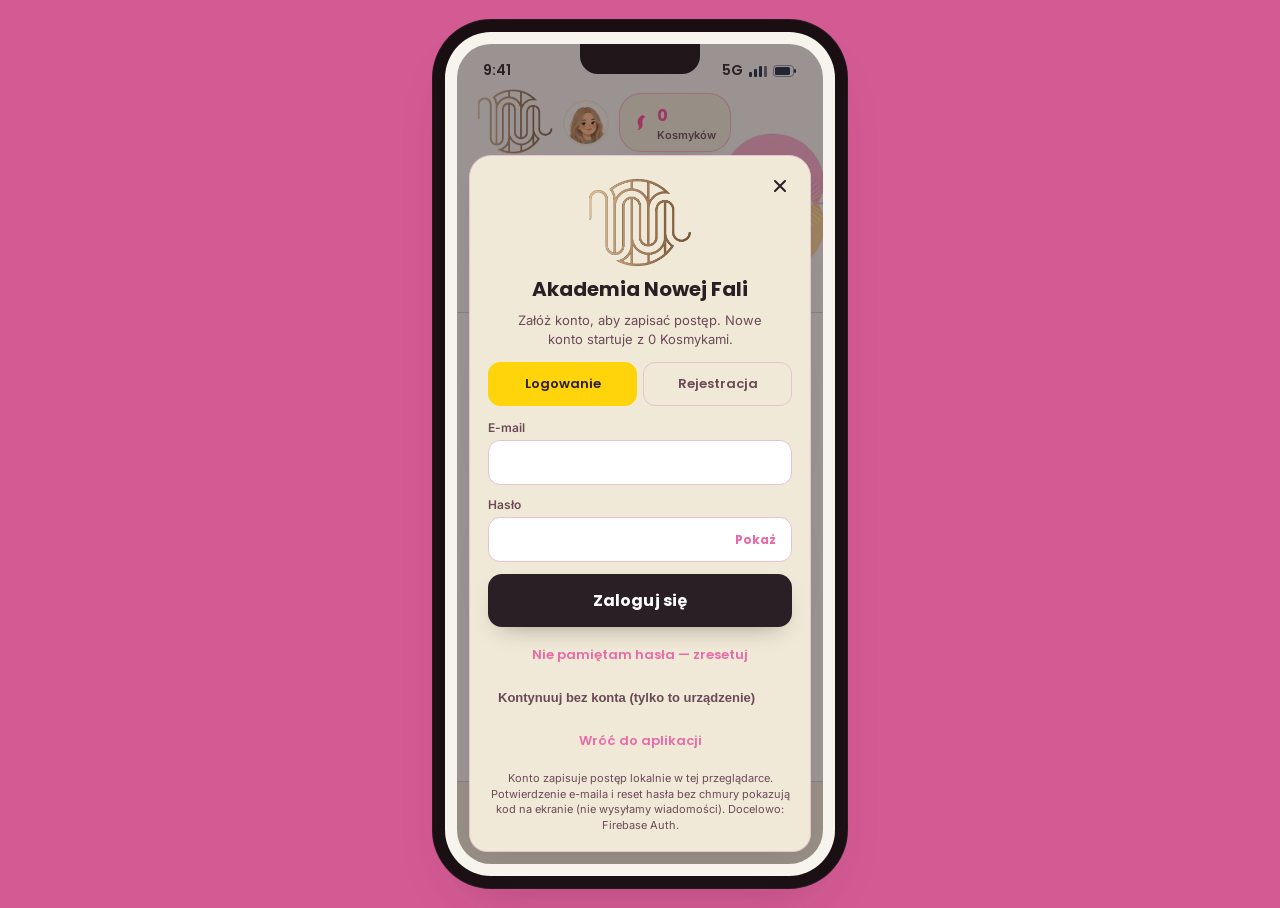
<file: index.html>
<!DOCTYPE html>
<html lang="pl">
<head>
<meta charset="UTF-8">
<meta name="viewport" content="width=device-width, initial-scale=1.0">
<title>Akademia Nowej Fali</title>
<link rel="preconnect" href="https://fonts.googleapis.com">
<link rel="preconnect" href="https://fonts.gstatic.com" crossorigin>
<link href="https://fonts.googleapis.com/css2?family=Cormorant+Garamond:wght@600;700&family=Poppins:wght@400;500;600;700&family=Inter:wght@400;500;600&display=swap" rel="stylesheet">
<link rel="stylesheet" href="css/styles.css?v=20260723-witaj-gold">
<script src="https://cdn.onesignal.com/sdks/web/v16/OneSignalSDK.page.js" defer></script>
<script>
  window.OneSignalDeferred = window.OneSignalDeferred || [];
  OneSignalDeferred.push(async function (OneSignal) {
    try {
      var path = location.pathname || '/';
      var base = path.replace(/\/index\.html$/i, '').replace(/\/$/, '') || '';
      /* Na GitHub Pages base = "/akademia-nowej-fali"; lokalnie może być "". */
      var swFile = (base ? base.slice(1) + '/' : '') + 'OneSignalSDKWorker.js';
      var swScope = (base || '') + '/';

      await OneSignal.init({
        appId: 'f9ab3b3e-9ff5-4d38-a955-3f979846f350',
        safari_web_id: 'web.onesignal.auto.09714a24-a3bb-414f-8109-d75a4f07e6fa',
        serviceWorkerPath: swFile,
        serviceWorkerParam: { scope: swScope },
        notifyButton: {
          enable: false
        }
      });

      window.AnfOneSignal = OneSignal;
      document.dispatchEvent(new CustomEvent('anf-onesignal-ready'));
    } catch (err) {
      console.error('[ANF OneSignal] init failed', err);
    }
  });
</script>
</head>
<body>
<div class="device">
  <div class="notch"></div>
  <div class="screen" id="screen">

    <!-- HOME -->
    <div id="view-home" class="view view-shell active">
      <div class="view-scroll">
        <section class="home-editorial editorial-grain" aria-label="Powitanie">
          <div class="home-editorial-blobs" aria-hidden="true"></div>
          <div class="home-editorial-eye" aria-hidden="true">
            <img src="assets/images/eye-motif-brand.png" alt="" width="108" height="162" decoding="async">
          </div>
          <div class="status">
            <span>9:41</span>
            <div class="icons"><span>5G</span>
              <svg width="18" height="12" viewBox="0 0 18 12"><rect x="0" y="7" width="3" height="5" rx="1" fill="#1E2A44"/><rect x="5" y="4" width="3" height="8" rx="1" fill="#1E2A44"/><rect x="10" y="1" width="3" height="11" rx="1" fill="#1E2A44"/><rect x="15" y="1" width="3" height="11" rx="1" fill="#6F6A70"/></svg>
              <svg width="24" height="12" viewBox="0 0 24 12"><rect x="0.5" y="0.5" width="20" height="11" rx="3" fill="none" stroke="#1E2A44" opacity=".5"/><rect x="2" y="2" width="15" height="8" rx="1.5" fill="#1E2A44"/><rect x="21" y="4" width="2" height="4" rx="1" fill="#1E2A44"/></svg>
            </div>
          </div>
          <div class="home-editorial-body">
            <div class="home-topbar">
              <div class="home-brand-logo">
                <img src="assets/images/nf-logo-gold.png" alt="Nowa Fala" width="76" height="65" decoding="async">
              </div>
              <div class="header-side">
                <button class="avatar" id="homeAvatarBtn" type="button" aria-label="Profil" data-avatar-host data-avatar-size="30">
                  <svg width="30" height="30" viewBox="0 0 30 30"><circle cx="15" cy="11" r="6" fill="#FF4794"/><path d="M4 27 Q15 17 26 27 Z" fill="#2A1F24"/></svg>
                </button>
                <div class="kosmyk-pill" aria-label="Kosmyki">
                  <svg width="19" height="19" viewBox="0 0 20 20" aria-hidden="true" focusable="false"><path d="M12 2 C7 5 6 9 8 13 C9 16 8 18 6 18 C10 18 13 15 12 11 C11.4 8.5 12.5 5.5 15 4 C14 3 13 2.4 12 2Z" fill="#FF4794"/></svg>
                  <div><div class="num" id="homeKosmyki">0</div><div class="lbl">Kosmyków</div></div>
                </div>
              </div>
            </div>
            <div class="header">
              <div class="greet">
                <div class="hello">Witaj <span class="hello-heart" aria-hidden="true">♥</span></div>
                <div class="sub">Gotowa na dzisiejszą falę?</div>
              </div>
            </div>
            <p class="home-tagline">
              <span class="home-tagline-line">Zobacz więcej. Zrozum włosy.</span>
              <span class="home-tagline-line home-tagline-line--strong">Działaj świadomie.</span>
            </p>
          </div>
        </section>
        <div class="content">
          <div class="stats">
            <div class="stat-card stat-card--level">
              <div class="stat-top"><span class="stat-label">TWÓJ POZIOM</span><span class="stat-val" id="homeFala">Fala 7</span></div>
              <div class="bar"><i id="homeFalaBar" style="width:64%"></i></div>
              <div class="stat-foot" id="homeFalaFoot">640 / 1000 do Fali 8</div>
            </div>
            <div class="stat-card stat-card--streak" id="homeStreakCard">
              <div class="stat-top">
                <span class="stat-label">UTRZYMAJ SERIĘ</span>
                <span class="stat-val" id="homeStreak">12 <small>dni</small></span>
              </div>
              <div class="streak-visual" id="homeStreakVisual">
                <svg class="streak-kosmyk" width="18" height="18" viewBox="0 0 20 20" aria-hidden="true" focusable="false">
                  <path d="M12 2 C7 5 6 9 8 13 C9 16 8 18 6 18 C10 18 13 15 12 11 C11.4 8.5 12.5 5.5 15 4 C14 3 13 2.4 12 2Z" fill="#FFD40A"/>
                </svg>
                <div class="streak-days" id="homeStreakDays" role="img" aria-label="Postęp serii w tym tygodniu"></div>
              </div>
              <div class="streak-bar" role="presentation"><i id="homeStreakBar" style="width:85%"></i></div>
              <div class="stat-foot" id="homeStreakFoot">Zrób dziś jedną lekcję.</div>
            </div>
          </div>
          <section class="course-progress" id="homeCourseProgress" aria-labelledby="homeCourseLabel">
            <div class="course-progress-head">
              <span class="course-progress-label" id="homeCourseLabel">Postęp w Akademii</span>
              <span class="course-progress-val" id="homeCourseVal" aria-live="polite">0 z 0 dostępnych lekcji</span>
            </div>
            <div class="course-progress-track" id="homeCourseTrack" role="img" aria-label="Segmenty postępu w dostępnych lekcjach"></div>
            <p class="course-progress-foot" id="homeCourseFoot">Kolejne etapy będą pojawiać się tutaj wraz z rozwojem kursu.</p>
          </section>
          <div id="homeNotice" class="home-notice" hidden role="status"></div>
          <div id="homeModules"></div>
          <div id="homeSectionMission" class="home-section-hidden">
          <div class="sec-head"><h3>Misja dnia</h3></div>
          <div class="mission">
            <div class="ill">
              <svg width="26" height="26" viewBox="0 0 26 26"><circle cx="13" cy="13" r="11" fill="none" stroke="#D9982C" stroke-width="2"/><path d="M8 13l3 3 6-6" fill="none" stroke="#D9982C" stroke-width="2.4" stroke-linecap="round" stroke-linejoin="round"/></svg>
            </div>
            <div class="txt">
              <div class="k">Dziś</div>
              <div class="t">Rozpoznaj 6 typów struktury włosa</div>
              <div class="r">+30 Kosmyków · ok. 4 min</div>
            </div>
            <button class="go" type="button" disabled>Zacznij</button>
          </div>
          </div>
          <div id="homeSectionModules" class="home-section-hidden">
          <div class="sec-head"><h3>Twoje moduły</h3><a href="#" tabindex="-1">Zobacz wszystkie</a></div>
          <div class="modules">
            <div class="mod m-coral">
              <div class="ico"><svg width="26" height="26" viewBox="0 0 26 26"><rect x="9" y="3" width="8" height="13" rx="2.5" fill="#D86A3C"/><rect x="10.5" y="16" width="5" height="6" rx="1.5" fill="#C55B30"/><path d="M13 16v4" stroke="#FBE9DE" stroke-width="1.4"/><circle cx="13" cy="8" r="2" fill="#FBE9DE"/></svg></div>
              <div class="name">Koloryzacja</div>
              <div class="prog-lbl">4 / 8 Spraw</div>
              <div class="mbar"><i style="width:50%"></i></div>
            </div>
            <div class="mod m-plum">
              <div class="ico"><svg width="26" height="26" viewBox="0 0 26 26"><circle cx="7" cy="7" r="3.4" fill="none" stroke="#6E5391" stroke-width="2"/><circle cx="7" cy="19" r="3.4" fill="none" stroke="#6E5391" stroke-width="2"/><path d="M9.5 9.5L22 20M9.5 16.5L22 6" stroke="#6E5391" stroke-width="2" stroke-linecap="round"/></svg></div>
              <div class="name">Strzyżenie</div>
              <div class="prog-lbl">2 / 10 Spraw</div>
              <div class="mbar"><i style="width:20%"></i></div>
            </div>
            <div class="mod m-pink">
              <div class="ico"><svg width="26" height="26" viewBox="0 0 26 26"><path d="M13 3 C7 10 6 13 6 16 a7 7 0 0 0 14 0 C20 13 19 10 13 3Z" fill="none" stroke="#CF7392" stroke-width="2" stroke-linejoin="round"/><circle cx="13" cy="16" r="2.4" fill="#CF7392"/></svg></div>
              <div class="name">Chemia włosa</div>
              <div class="prog-lbl">6 / 9 Spraw</div>
              <div class="mbar"><i style="width:66%"></i></div>
            </div>
            <div class="mod m-sage">
              <div class="ico"><svg width="26" height="26" viewBox="0 0 26 26"><path d="M13 3l8 3v6c0 5-3.5 8-8 9-4.5-1-8-4-8-9V6l8-3Z" fill="none" stroke="#5F7449" stroke-width="2" stroke-linejoin="round"/><path d="M9.5 13l2.5 2.5 5-5" fill="none" stroke="#5F7449" stroke-width="2.2" stroke-linecap="round" stroke-linejoin="round"/></svg></div>
              <div class="name">BHP</div>
              <div class="prog-lbl">8 / 8 Spraw</div>
              <div class="mbar"><i style="width:100%"></i></div>
            </div>
          </div>
          </div>
          <div class="sec-head"><h3>Gablotka osiągnięć</h3></div>
          <button class="gablotka" id="homeGablotkaBtn" type="button">
            <div class="gab-badges" id="homeGabBadges"></div>
            <div class="gab-txt">
              <div class="t" id="homeGabCount">Gablotka</div>
              <div class="s" id="homeGabHint">Osiągnięcia pojawią się wraz z kolejnymi modułami</div>
            </div>
            <div class="gab-arrow">
              <svg width="9" height="16" viewBox="0 0 9 16"><path d="M1 1l6 7-6 7" fill="none" stroke="#1E2A44" stroke-width="2" stroke-linecap="round" stroke-linejoin="round" opacity="0.5"/></svg>
            </div>
          </button>
        </div>
      </div>
    </div>

    <!-- GABLOTKA -->
    <div id="view-gablotka" class="view view-shell">
      <div class="view-scroll">
        <header class="gab-hero editorial-grain">
          <div class="gab-hero-eye" aria-hidden="true">
            <img src="assets/images/eye-motif-brand.png" alt="" width="78" height="117" decoding="async">
          </div>
          <h2 id="gablotkaTitle">Twoja Gablotka</h2>
          <p class="gab-hero-sub" id="gablotkaSummary">Tu trafiają rzeczy, na które naprawdę trzeba było zapracować.</p>
          <p class="gab-hero-aside">Samo dobre światło nie wystarczy. Liczy się też wiedza.</p>
        </header>
        <div class="content content-tight" id="gablotkaBody">
          <!-- wypełniane przez shell.js -->
        </div>
      </div>
    </div>

    <!-- MODAL ODZNAKI -->
    <div class="modal-overlay" id="badgeModal" hidden>
      <div class="modal-sheet badge-modal-sheet" role="dialog" aria-labelledby="badgeModalTitle" aria-modal="true">
        <div class="badge-modal-symbol" id="badgeModalSymbol" aria-hidden="true"></div>
        <h3 id="badgeModalTitle">Odznaka</h3>
        <p class="badge-modal-status" id="badgeModalStatus"></p>
        <p class="badge-modal-desc" id="badgeModalDesc"></p>
        <p class="badge-modal-cond" id="badgeModalCond"></p>
        <p class="badge-modal-date" id="badgeModalDate" hidden></p>
        <div class="modal-actions">
          <button class="btn btn-primary" id="badgeModalClose" type="button">Zamknij</button>
        </div>
      </div>
    </div>

    <!-- PROFIL -->
    <div id="view-profile" class="view view-shell">
      <div class="view-scroll">
        <div class="profile-hero editorial-grain">
          <div class="profile-hero-eye" aria-hidden="true">
            <img src="assets/images/eye-motif-brand.png" alt="" width="88" height="132" decoding="async">
          </div>
          <div class="profile-hero-logo">
            <img src="assets/images/nf-logo-gold.png" alt="Nowa Fala" width="72" height="62" decoding="async">
          </div>
          <div class="profile-hero-arc" aria-hidden="true"></div>
          <div class="subpage-head profile-head">
            <h2>Profil</h2>
            <p id="profileSub">Twoje postępy w nauce</p>
          </div>
        </div>
        <div class="content content-tight">
          <div class="profile-card profile-card--main">
            <button type="button" class="profile-avatar" id="profileAvatarBtn" data-avatar-host data-avatar-size="54" aria-label="Zmień avatar">
              <svg width="54" height="54" viewBox="0 0 30 30"><circle cx="15" cy="11" r="6" fill="#FF4794"/><path d="M4 27 Q15 17 26 27 Z" fill="#2A1F24"/></svg>
            </button>
            <p class="profile-avatar-hint">Dotknij, aby wybrać avatar</p>
            <div class="profile-name" id="profileName">Uczennico</div>
            <div class="profile-meta" id="profileMeta">Fala 1 · 0 Kosmyków</div>
            <div class="profile-kos-chip">
              <svg width="16" height="16" viewBox="0 0 20 20" aria-hidden="true"><path d="M12 2 C7 5 6 9 8 13 C9 16 8 18 6 18 C10 18 13 15 12 11 C11.4 8.5 12.5 5.5 15 4 C14 3 13 2.4 12 2Z" fill="#FF4794"/></svg>
              <span id="profileKosmyki">0</span> Kosmyków
            </div>
          </div>
          <section class="profile-account" aria-labelledby="profileAccountTitle">
            <h3 id="profileAccountTitle">Konto</h3>
            <p class="profile-account-meta" id="profileAccountMeta">Nie jesteś zalogowana.</p>
            <div class="profile-account-actions">
              <button type="button" class="btn btn-primary" id="profileAuthOpen">Zaloguj / Załóż konto</button>
              <button type="button" class="btn btn-ghost" id="profileLogout" hidden>Wyloguj</button>
            </div>
          </section>
          <div class="stats profile-stats">
            <div class="stat-card stat-card--level">
              <div class="stat-top"><span class="stat-label" id="profileLevelLabel">TWÓJ POZIOM</span><span class="stat-val" id="profileFala">Fala 1</span></div>
              <div class="bar"><i id="profileFalaBar" style="width:0%"></i></div>
              <div class="stat-foot" id="profileFalaFoot">0 / 1000 do Fali 2</div>
            </div>
            <div class="stat-card stat-card--streak">
              <div class="stat-top"><span class="stat-label" id="profileStreakLabel">UTRZYMAJ SERIĘ</span><span class="stat-val" id="profileStreak">0 <small>dni</small></span></div>
              <div class="stat-foot" id="profileStreakFoot">Zrób dziś jedną lekcję.</div>
            </div>
          </div>
          <section class="profile-rhythm" aria-labelledby="profileRhythmTitle">
            <h3 id="profileRhythmTitle">Twój rytm nauki</h3>
            <p id="profileRhythmVal">Ukończ pierwszą lekcję, aby zobaczyć swój rytm</p>
          </section>
          <section class="profile-push" aria-labelledby="profilePushTitle">
            <h3 id="profilePushTitle">Powiadomienia</h3>
            <p class="profile-push-note">Włącz przypomnienia o nauce — dostaniesz je nawet gdy aplikacja jest zamknięta.</p>
            <button type="button" class="btn btn-ghost profile-push-btn" id="profilePushEnable">Włącz powiadomienia</button>
            <p class="profile-push-status" id="profilePushStatus" hidden></p>
          </section>
          <section class="profile-admin" id="profileAdminSection" aria-labelledby="profileAdminTitle" hidden>
            <h3 id="profileAdminTitle">Administrator / QA</h3>
            <p class="profile-admin-note">Tryb piaskownicy: przeglądaj wszystkie lekcje bez zmiany postępu uczennicy. Widoczne tylko po wejściu z <code>?admin=1</code> i haśle.</p>
            <button type="button" class="btn btn-primary profile-admin-btn" id="profileAdminToggle">Włącz tryb administratora</button>
            <button type="button" class="btn btn-ghost profile-admin-btn" id="profileAdminUsers" hidden>Lista kont uczennic</button>
            <button type="button" class="btn btn-ghost profile-admin-btn" id="profileResetProgress">Reset postępu użytkownika</button>
          </section>
        </div>
      </div>
    </div>

    <!-- LEKCJA -->
    <div id="view-lesson" class="view view-lesson">
      <div class="topbar">
        <button class="close" id="closeBtn" type="button" aria-label="Zamknij lekcję"></button>
        <div class="progress" id="progress"></div>
        <div class="kwrap" id="kwrap">
          <span class="kicon" id="kicon"></span>
          <span class="num" id="kNum">0</span>
        </div>
      </div>
      <div class="float-k" id="floatK"></div>
      <div class="stage" id="stage"></div>
      <div class="feedback" id="fb">
        <div class="fhead">
          <div class="fic" id="fic"></div>
          <div class="ftitle" id="ftitle"></div>
          <div class="kchip" id="fkchip">
            <span class="kicon-sm" id="fkicon"></span>
            <span id="fkval"></span>
          </div>
        </div>
        <div class="fclient" id="fclient" hidden></div>
        <div class="fwhy" id="fwhy"></div>
        <div class="bonus" id="fbonus" hidden></div>
        <div class="aha" id="faha" hidden>
          <div class="at"><span class="eye-motif eye-motif--hint" aria-hidden="true"><svg viewBox="0 0 80 48" fill="none"><ellipse cx="40" cy="18" rx="28" ry="14" fill="#FFD40A" opacity=".55"/><path d="M8 30 Q40 8 72 30 Q40 44 8 30Z" fill="#E8A8B8"/><ellipse cx="40" cy="28" rx="22" ry="12" fill="#FFFBF5"/><circle cx="40" cy="28" r="9" fill="#D97B94"/><circle cx="40" cy="28" r="4.5" fill="#1A2744"/><circle cx="43" cy="25" r="1.6" fill="#FFFBF5" opacity=".7"/></svg></span>Wskazówka eksperta</div>
          <div class="ab" id="fahab"></div>
        </div>
        <button class="btn btn-primary" id="fnext" type="button">Dalej</button>
      </div>
    </div>

    <!-- DOLNA NAWIGACJA (Home, Gablotka, Profil) -->
    <nav class="shell-nav" id="shellNav">
      <button class="nav-item active" data-nav="home" type="button">
        <svg width="24" height="24" viewBox="0 0 24 24"><path d="M3 11l9-7 9 7M5 9.5V20h14V9.5" fill="none" stroke="currentColor" stroke-width="2" stroke-linecap="round" stroke-linejoin="round"/></svg>
        Nauka<div class="dot"></div>
      </button>
      <button class="nav-item" data-nav="reviews" type="button" disabled aria-disabled="true">
        <svg width="24" height="24" viewBox="0 0 24 24"><path d="M20 12a8 8 0 1 1-2.3-5.6M20 4v4h-4" fill="none" stroke="currentColor" stroke-width="2" stroke-linecap="round" stroke-linejoin="round"/></svg>
        Powtórki<div class="dot"></div>
      </button>
      <button class="nav-item" data-nav="ranking" type="button" disabled aria-disabled="true">
        <svg width="24" height="24" viewBox="0 0 24 24"><path d="M6 20v-6M12 20V4M18 20v-9" fill="none" stroke="currentColor" stroke-width="2" stroke-linecap="round" stroke-linejoin="round"/></svg>
        Ranking<div class="dot"></div>
      </button>
      <button class="nav-item" data-nav="profile" type="button">
        <svg width="24" height="24" viewBox="0 0 24 24"><circle cx="12" cy="8" r="4" fill="none" stroke="currentColor" stroke-width="2"/><path d="M4 20c0-4 3.5-6 8-6s8 2 8 6" fill="none" stroke="currentColor" stroke-width="2" stroke-linecap="round"/></svg>
        Profil<div class="dot"></div>
      </button>
    </nav>

    <!-- AUTH GATE (wewnątrz ekranu telefonu) -->
    <div class="auth-gate" id="authGate" hidden>
      <div class="auth-sheet" role="dialog" aria-labelledby="authTitle" aria-modal="true">
        <button type="button" class="auth-close" id="authCloseBtn" aria-label="Zamknij i wróć do aplikacji">
          <svg width="18" height="18" viewBox="0 0 18 18" aria-hidden="true" focusable="false">
            <path d="M4 4l10 10M14 4L4 14" fill="none" stroke="currentColor" stroke-width="2" stroke-linecap="round"/>
          </svg>
        </button>
        <div class="auth-brand">
          <img class="nf-logo" src="assets/images/nf-logo-gold.png" alt="Nowa Fala" width="104" height="89" decoding="async">
          <h2 id="authTitle">Akademia Nowej Fali</h2>
          <p>Załóż konto, aby zapisać postęp. Nowe konto startuje z 0 Kosmykami.</p>
        </div>
        <div class="auth-tabs" role="tablist">
          <button type="button" class="auth-tab is-active" id="authTabLogin" data-auth-tab="login">Logowanie</button>
          <button type="button" class="auth-tab" id="authTabRegister" data-auth-tab="register">Rejestracja</button>
        </div>

        <div class="auth-panel" id="authPanelLogin">
          <div class="auth-field">
            <label for="authLoginEmail">E-mail</label>
            <input id="authLoginEmail" type="email" autocomplete="username" required>
          </div>
          <div class="auth-field">
            <label for="authLoginPassword">Hasło</label>
            <div class="auth-pass-wrap">
              <input id="authLoginPassword" type="password" autocomplete="current-password" required>
              <button type="button" class="auth-peek-btn" data-peek-for="authLoginPassword" aria-label="Pokaż hasło">Pokaż</button>
            </div>
          </div>
          <p class="auth-error" id="authLoginError" role="alert"></p>
          <div class="auth-actions">
            <button type="button" class="btn btn-primary" id="authLoginSubmit">Zaloguj się</button>
            <button type="button" class="auth-link-btn" id="authForgotOpen">Nie pamiętam hasła — zresetuj</button>
          </div>
        </div>

        <div class="auth-panel" id="authPanelRegister" hidden>
          <div class="auth-field">
            <label for="authRegName">Imię</label>
            <input id="authRegName" type="text" autocomplete="given-name" required>
          </div>
          <div class="auth-field">
            <label for="authRegEmail">E-mail</label>
            <input id="authRegEmail" type="email" autocomplete="email" required>
          </div>
          <div class="auth-field">
            <label for="authRegPassword">Hasło (min. 8 znaków)</label>
            <div class="auth-pass-wrap">
              <input id="authRegPassword" type="password" autocomplete="new-password" required minlength="8">
              <button type="button" class="auth-peek-btn" data-peek-for="authRegPassword" aria-label="Pokaż hasło">Pokaż</button>
            </div>
          </div>
          <div class="auth-field">
            <label for="authRegPassword2">Powtórz hasło</label>
            <div class="auth-pass-wrap">
              <input id="authRegPassword2" type="password" autocomplete="new-password" required minlength="8">
              <button type="button" class="auth-peek-btn" data-peek-for="authRegPassword2" aria-label="Pokaż hasło">Pokaż</button>
            </div>
          </div>
          <div class="auth-consents">
            <label class="auth-check">
              <input type="checkbox" id="authConsentPrivacy">
              <span>Akceptuję <a href="privacy.html" target="_blank" rel="noopener">Politykę prywatności</a> (RODO) — wymagane.</span>
            </label>
            <label class="auth-check">
              <input type="checkbox" id="authConsentTerms">
              <span>Akceptuję <a href="terms.html" target="_blank" rel="noopener">Regulamin</a> — wymagane.</span>
            </label>
            <label class="auth-check">
              <input type="checkbox" id="authConsentAge">
              <span>Mam ukończone 16 lat albo rejestruję się za zgodą opiekuna prawnego — wymagane.</span>
            </label>
            <label class="auth-check auth-check--optional">
              <input type="checkbox" id="authConsentMarketing">
              <span>Chcę otrzymywać informacje o nowościach Akademii (opcjonalnie).</span>
            </label>
          </div>
          <p class="auth-error" id="authRegisterError" role="alert"></p>
          <div class="auth-actions">
            <button type="button" class="btn btn-primary" id="authRegisterSubmit">Utwórz konto</button>
          </div>
        </div>

        <div class="auth-panel" id="authPanelVerify" hidden>
          <p class="auth-panel-lead" id="authVerifyLead">Potwierdź adres e-mail, żeby aktywować konto.</p>
          <div class="auth-code-box" id="authVerifyCodeBox" hidden>
            <p class="auth-code-label">Twój kod potwierdzenia (tryb lokalny — <strong>nie wysyłamy e-maila</strong>):</p>
            <p class="auth-code-value" id="authVerifyCodeValue" aria-live="polite"></p>
            <p class="auth-code-hint">Zapisz ten kod. Bez serwera poczty nie dostaniesz go na skrzynkę.</p>
          </div>
          <div class="auth-field">
            <label for="authVerifyEmail">E-mail</label>
            <input id="authVerifyEmail" type="email" autocomplete="email" required>
          </div>
          <div class="auth-field">
            <label for="authVerifyCode">Kod potwierdzenia</label>
            <input id="authVerifyCode" type="text" inputmode="numeric" autocomplete="one-time-code" maxlength="8" required>
          </div>
          <p class="auth-error" id="authVerifyError" role="alert"></p>
          <div class="auth-actions">
            <button type="button" class="btn btn-primary" id="authVerifySubmit">Potwierdź e-mail</button>
            <button type="button" class="auth-link-btn" id="authVerifyResend">Pokaż nowy kod (bez e-maila)</button>
            <button type="button" class="auth-link-btn" id="authVerifyBack">Wróć do logowania</button>
          </div>
        </div>

        <div class="auth-panel" id="authPanelReset" hidden>
          <p class="auth-panel-lead">Reset hasła działa lokalnie na tym urządzeniu. <strong>Nie wysyłamy e-maili</strong> — bez Firebase / serwera poczty kod pojawi się tutaj na ekranie.</p>
          <div class="auth-field">
            <label for="authResetEmail">E-mail konta</label>
            <input id="authResetEmail" type="email" autocomplete="email" required>
          </div>
          <div class="auth-actions" id="authResetStepRequest">
            <button type="button" class="btn btn-primary" id="authResetRequest">Pokaż kod resetu</button>
          </div>
          <div id="authResetStepConfirm" hidden>
            <div class="auth-code-box" id="authResetCodeBox" hidden>
              <p class="auth-code-label">Kod resetu (tylko na tym ekranie):</p>
              <p class="auth-code-value" id="authResetCodeValue" aria-live="polite"></p>
            </div>
            <div class="auth-field">
              <label for="authResetCode">Kod resetu</label>
              <input id="authResetCode" type="text" inputmode="numeric" autocomplete="one-time-code" maxlength="8" required>
            </div>
            <div class="auth-field">
              <label for="authResetPassword">Nowe hasło (min. 8 znaków)</label>
              <div class="auth-pass-wrap">
                <input id="authResetPassword" type="password" autocomplete="new-password" required minlength="8">
                <button type="button" class="auth-peek-btn" data-peek-for="authResetPassword" aria-label="Pokaż hasło">Pokaż</button>
              </div>
            </div>
            <div class="auth-field">
              <label for="authResetPassword2">Powtórz nowe hasło</label>
              <div class="auth-pass-wrap">
                <input id="authResetPassword2" type="password" autocomplete="new-password" required minlength="8">
                <button type="button" class="auth-peek-btn" data-peek-for="authResetPassword2" aria-label="Pokaż hasło">Pokaż</button>
              </div>
            </div>
            <div class="auth-actions">
              <button type="button" class="btn btn-primary" id="authResetSubmit">Ustaw nowe hasło</button>
            </div>
          </div>
          <p class="auth-error" id="authResetError" role="alert"></p>
          <button type="button" class="auth-link-btn" id="authResetBack">Wróć do logowania</button>
        </div>

        <button type="button" class="auth-guest" id="authGuestBtn">Kontynuuj bez konta (tylko to urządzenie)</button>
        <button type="button" class="auth-link-btn auth-dismiss-link" id="authDismissBtn">Wróć do aplikacji</button>
        <p class="auth-note">Konto zapisuje postęp lokalnie w tej przeglądarce. Potwierdzenie e-maila i reset hasła bez chmury pokazują kod na ekranie (nie wysyłamy wiadomości). Docelowo: Firebase Auth.</p>
      </div>
    </div>

    <!-- ADMIN: lista kont -->
    <div class="admin-users-sheet" id="adminUsersSheet" hidden role="dialog" aria-modal="true" aria-labelledby="adminUsersTitle">
      <div class="admin-users-card">
        <div class="admin-users-head">
          <h3 id="adminUsersTitle">Konta uczennic</h3>
          <button type="button" class="close admin-users-x" id="adminUsersClose" aria-label="Zamknij listę kont">
            <svg width="14" height="14" viewBox="0 0 14 14" aria-hidden="true"><path d="M2 2l10 10M12 2L2 12" fill="none" stroke="currentColor" stroke-width="2" stroke-linecap="round"/></svg>
          </button>
        </div>
        <p class="auth-note" style="text-align:left;margin:0">Widoczne tylko po odblokowaniu trybu administratora hasłem. Dane z tego urządzenia.</p>
        <ul class="admin-users-list" id="adminUsersList"></ul>
        <button type="button" class="btn btn-primary admin-users-done" id="adminUsersDone">Wróć</button>
      </div>
    </div>

    <div class="avatar-picker-sheet" id="avatarPickerSheet" hidden>
      <div class="avatar-picker-card" role="dialog" aria-labelledby="avatarPickerTitle" aria-modal="true">
        <div class="avatar-picker-head">
          <h3 id="avatarPickerTitle">Wybierz avatar</h3>
          <button type="button" class="btn btn-ghost" id="avatarPickerClose">Zamknij</button>
        </div>
        <p class="avatar-picker-note">Wybierz ilustrację — bez wgrywania własnych zdjęć.</p>
        <div class="avatar-picker-grid" id="avatarPickerGrid"></div>
      </div>
    </div>

  </div>
</div>

<!-- MODAL WYJŚCIA Z LEKCJI -->
<div class="modal-overlay" id="exitModal" hidden>
  <div class="modal-sheet" role="dialog" aria-labelledby="exitModalTitle" aria-modal="true">
    <h3 id="exitModalTitle">Wyjść z lekcji?</h3>
    <p>Bieżący postęp zostanie utracony.</p>
    <div class="modal-actions">
      <button class="btn btn-primary" id="exitStayBtn" type="button">Zostań</button>
      <button class="btn btn-ghost modal-leave" id="exitLeaveBtn" type="button">Wyjdź</button>
    </div>
  </div>
</div>

<script src="js/auth.js"></script>
<script src="js/state.js"></script>
<script src="js/avatars.js"></script>
<script src="js/badges.js"></script>
<script src="js/lessons-catalog.js"></script>
<script src="js/admin.js"></script>
<script src="js/ui-effects.js"></script>
<script src="js/onesignal-ui.js"></script>
<script src="js/shell.js"></script>
<script src="js/app.js"></script>
</body>
</html>
</file>
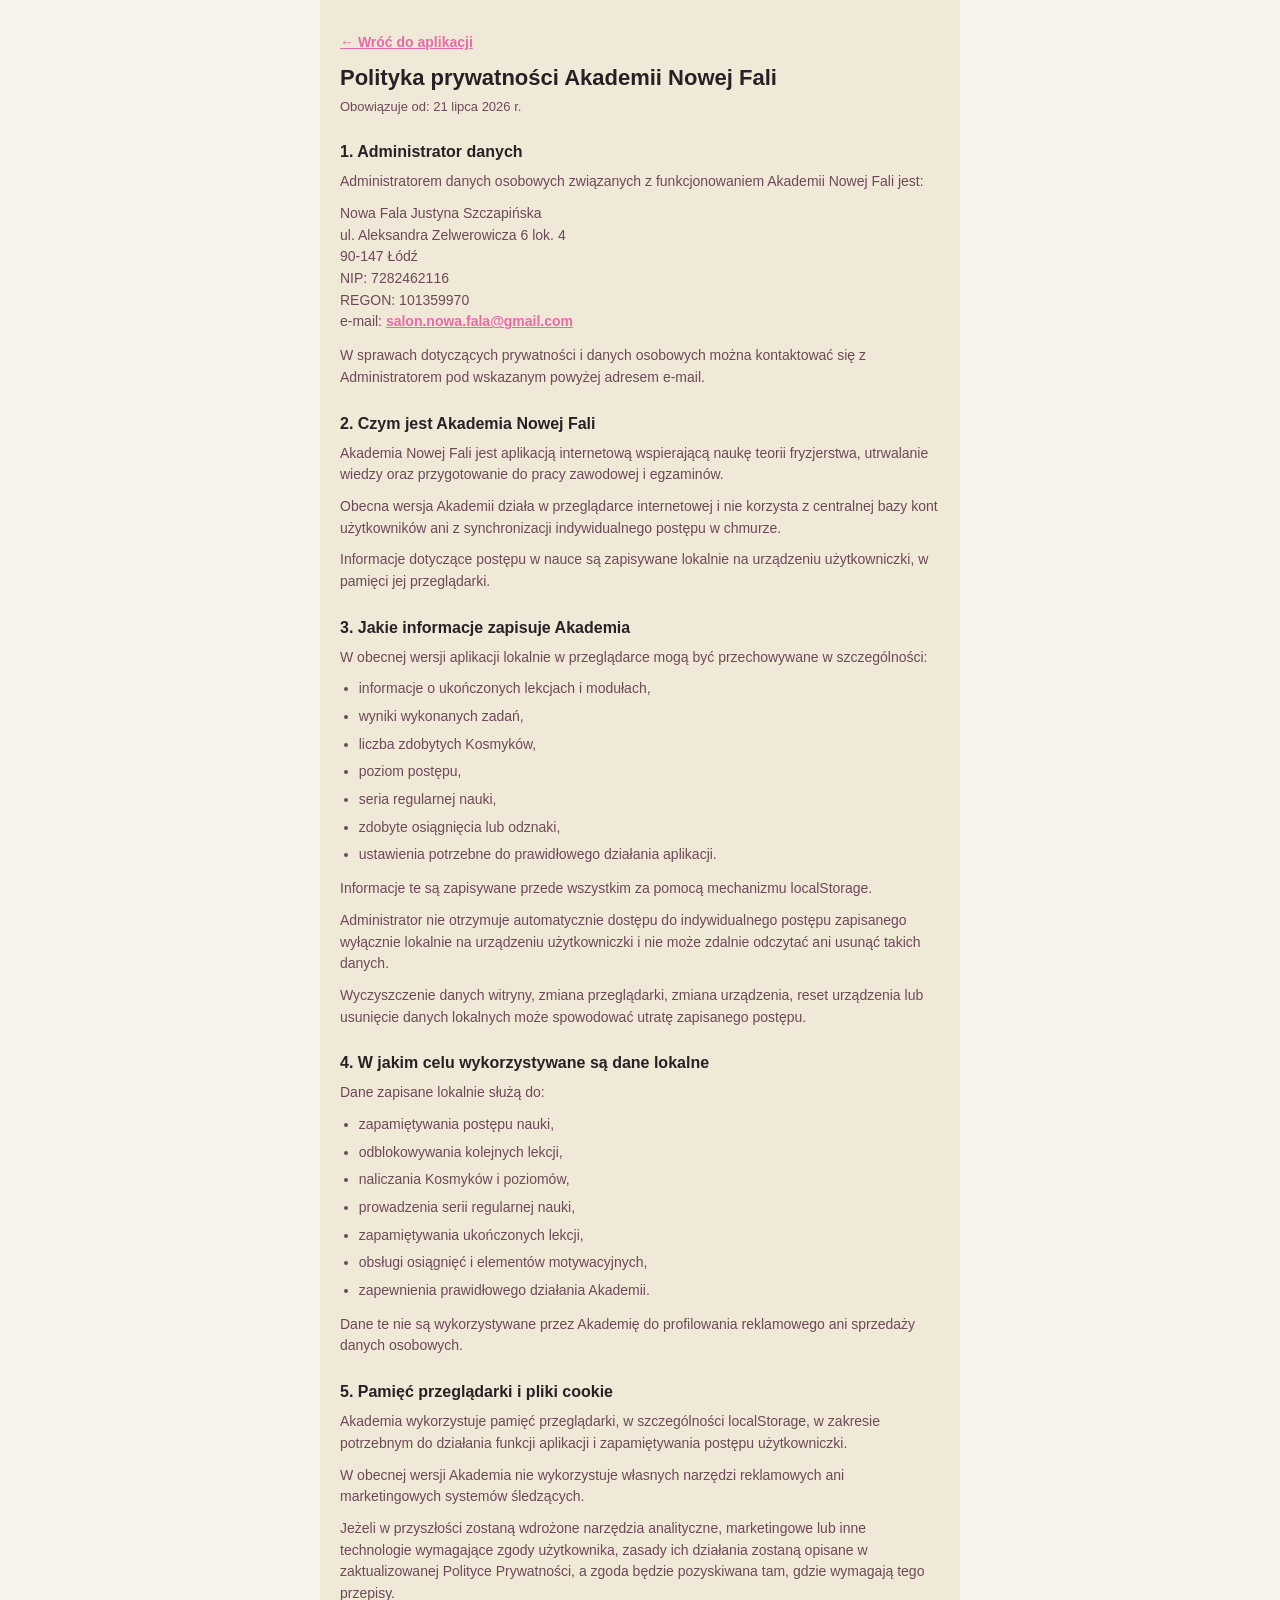
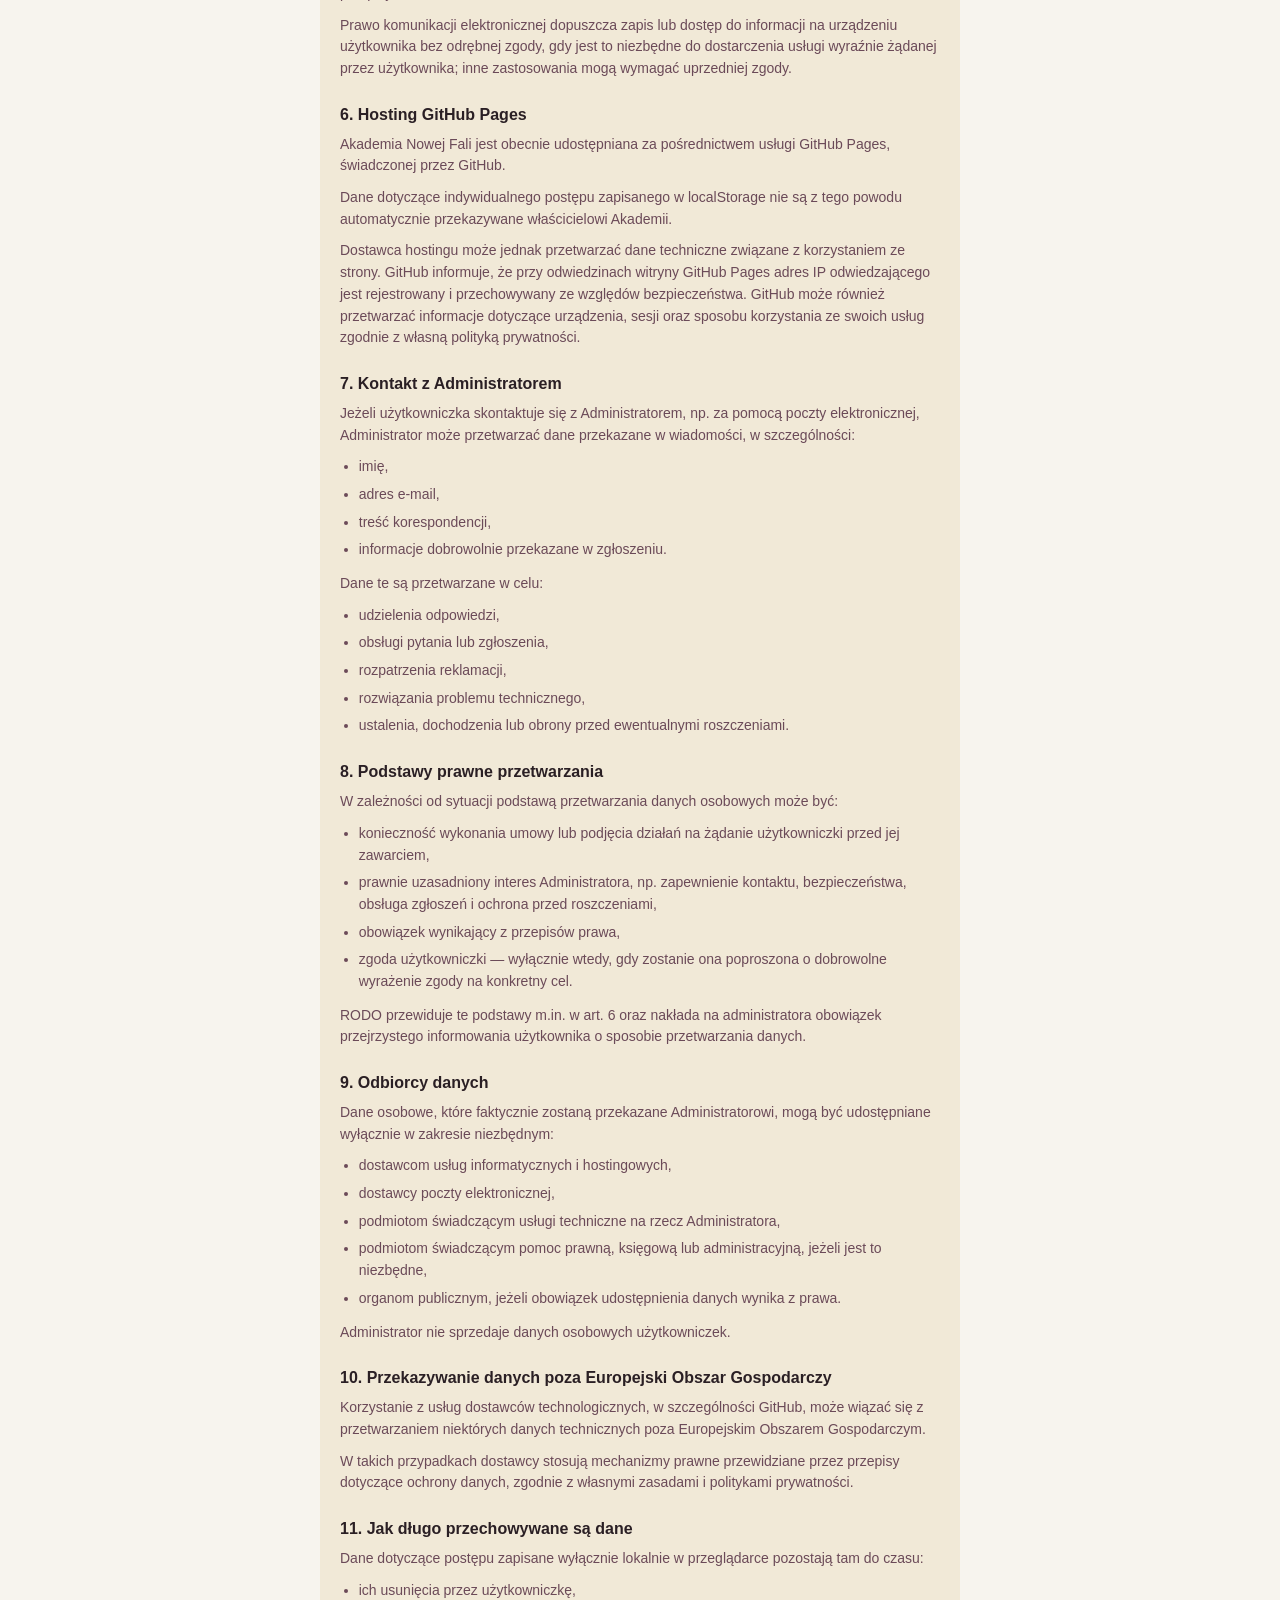
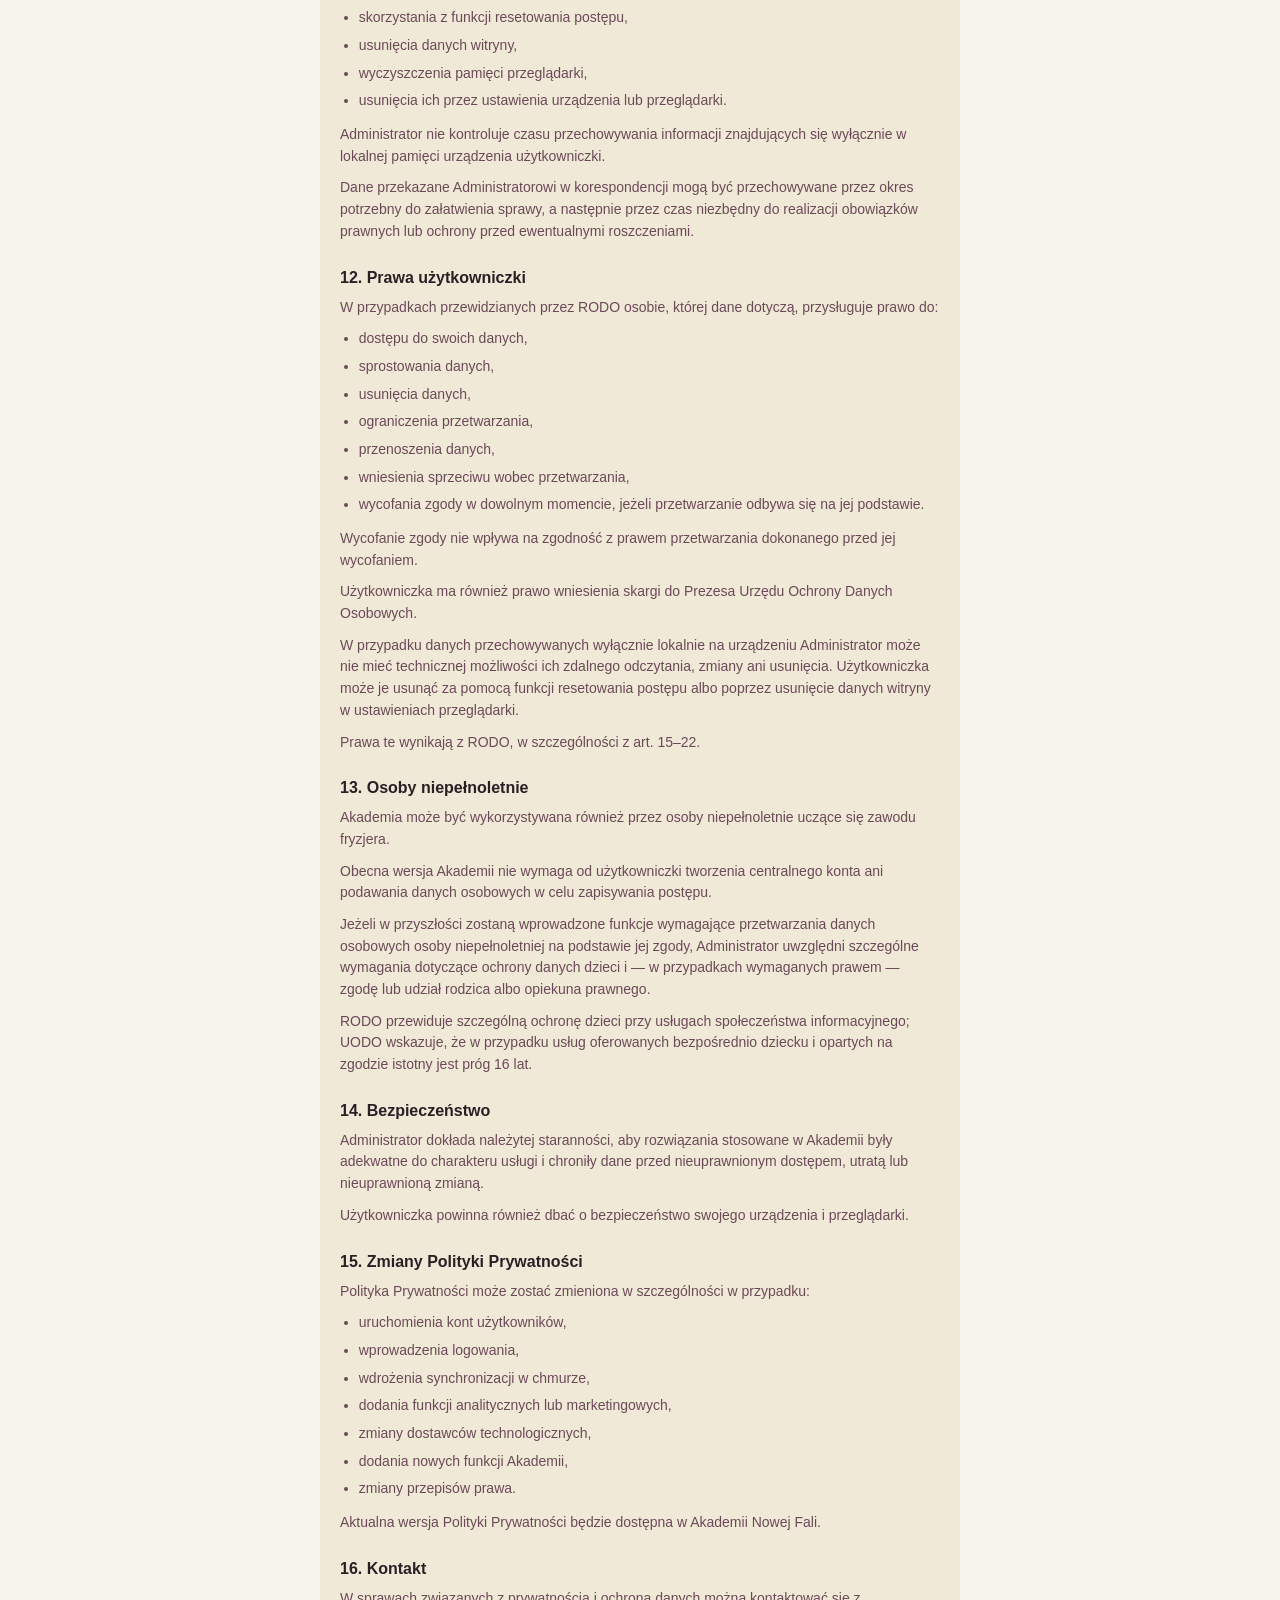
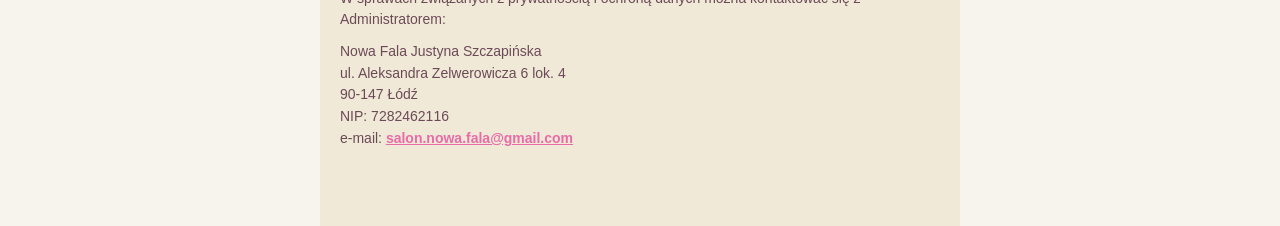
<file: privacy.html>
<!DOCTYPE html>
<html lang="pl">
<head>
<meta charset="UTF-8">
<meta name="viewport" content="width=device-width, initial-scale=1.0">
<title>Polityka prywatności — Akademia Nowej Fali</title>
<link rel="stylesheet" href="css/styles.css">
<style>
  .legal-page{max-width:640px;margin:0 auto;padding:32px 20px 64px;background:var(--card);min-height:100vh;color:var(--ink);}
  .legal-page h1{font-family:'Poppins',sans-serif;font-size:22px;line-height:1.25;margin-bottom:6px;color:var(--navy);}
  .legal-page .effective{font-size:13px;color:var(--ink-muted);margin-bottom:20px;}
  .legal-page h2{font-family:'Poppins',sans-serif;font-size:16px;margin:26px 0 10px;color:var(--navy);}
  .legal-page p,.legal-page li{font-size:14px;line-height:1.55;color:var(--ink-muted);margin-bottom:10px;}
  .legal-page ul{margin:0 0 12px;padding-left:1.25em;}
  .legal-page li{margin-bottom:6px;}
  .legal-page address{font-style:normal;font-size:14px;line-height:1.55;color:var(--ink-muted);margin:0 0 12px;}
  .legal-page a{color:var(--magenta);font-weight:600;}
</style>
</head>
<body style="display:block;padding:0;background:var(--bg);">
<main class="legal-page">
  <p><a href="index.html">← Wróć do aplikacji</a></p>
  <h1>Polityka prywatności Akademii Nowej Fali</h1>
  <p class="effective">Obowiązuje od: 21 lipca 2026&nbsp;r.</p>

  <h2>1. Administrator danych</h2>
  <p>Administratorem danych osobowych związanych z funkcjonowaniem Akademii Nowej Fali jest:</p>
  <address>
    Nowa Fala Justyna Szczapińska<br>
    ul. Aleksandra Zelwerowicza 6 lok. 4<br>
    90-147 Łódź<br>
    NIP: 7282462116<br>
    REGON: 101359970<br>
    e-mail: <a href="mailto:salon.nowa.fala@gmail.com">salon.nowa.fala@gmail.com</a>
  </address>
  <p>W sprawach dotyczących prywatności i danych osobowych można kontaktować się z Administratorem pod wskazanym powyżej adresem e-mail.</p>

  <h2>2. Czym jest Akademia Nowej Fali</h2>
  <p>Akademia Nowej Fali jest aplikacją internetową wspierającą naukę teorii fryzjerstwa, utrwalanie wiedzy oraz przygotowanie do pracy zawodowej i egzaminów.</p>
  <p>Obecna wersja Akademii działa w przeglądarce internetowej i nie korzysta z centralnej bazy kont użytkowników ani z synchronizacji indywidualnego postępu w chmurze.</p>
  <p>Informacje dotyczące postępu w nauce są zapisywane lokalnie na urządzeniu użytkowniczki, w pamięci jej przeglądarki.</p>

  <h2>3. Jakie informacje zapisuje Akademia</h2>
  <p>W obecnej wersji aplikacji lokalnie w przeglądarce mogą być przechowywane w szczególności:</p>
  <ul>
    <li>informacje o ukończonych lekcjach i modułach,</li>
    <li>wyniki wykonanych zadań,</li>
    <li>liczba zdobytych Kosmyków,</li>
    <li>poziom postępu,</li>
    <li>seria regularnej nauki,</li>
    <li>zdobyte osiągnięcia lub odznaki,</li>
    <li>ustawienia potrzebne do prawidłowego działania aplikacji.</li>
  </ul>
  <p>Informacje te są zapisywane przede wszystkim za pomocą mechanizmu localStorage.</p>
  <p>Administrator nie otrzymuje automatycznie dostępu do indywidualnego postępu zapisanego wyłącznie lokalnie na urządzeniu użytkowniczki i nie może zdalnie odczytać ani usunąć takich danych.</p>
  <p>Wyczyszczenie danych witryny, zmiana przeglądarki, zmiana urządzenia, reset urządzenia lub usunięcie danych lokalnych może spowodować utratę zapisanego postępu.</p>

  <h2>4. W jakim celu wykorzystywane są dane lokalne</h2>
  <p>Dane zapisane lokalnie służą do:</p>
  <ul>
    <li>zapamiętywania postępu nauki,</li>
    <li>odblokowywania kolejnych lekcji,</li>
    <li>naliczania Kosmyków i poziomów,</li>
    <li>prowadzenia serii regularnej nauki,</li>
    <li>zapamiętywania ukończonych lekcji,</li>
    <li>obsługi osiągnięć i elementów motywacyjnych,</li>
    <li>zapewnienia prawidłowego działania Akademii.</li>
  </ul>
  <p>Dane te nie są wykorzystywane przez Akademię do profilowania reklamowego ani sprzedaży danych osobowych.</p>

  <h2>5. Pamięć przeglądarki i pliki cookie</h2>
  <p>Akademia wykorzystuje pamięć przeglądarki, w szczególności localStorage, w zakresie potrzebnym do działania funkcji aplikacji i zapamiętywania postępu użytkowniczki.</p>
  <p>W obecnej wersji Akademia nie wykorzystuje własnych narzędzi reklamowych ani marketingowych systemów śledzących.</p>
  <p>Jeżeli w przyszłości zostaną wdrożone narzędzia analityczne, marketingowe lub inne technologie wymagające zgody użytkownika, zasady ich działania zostaną opisane w zaktualizowanej Polityce Prywatności, a zgoda będzie pozyskiwana tam, gdzie wymagają tego przepisy.</p>
  <p>Prawo komunikacji elektronicznej dopuszcza zapis lub dostęp do informacji na urządzeniu użytkownika bez odrębnej zgody, gdy jest to niezbędne do dostarczenia usługi wyraźnie żądanej przez użytkownika; inne zastosowania mogą wymagać uprzedniej zgody.</p>

  <h2>6. Hosting GitHub Pages</h2>
  <p>Akademia Nowej Fali jest obecnie udostępniana za pośrednictwem usługi GitHub Pages, świadczonej przez GitHub.</p>
  <p>Dane dotyczące indywidualnego postępu zapisanego w localStorage nie są z tego powodu automatycznie przekazywane właścicielowi Akademii.</p>
  <p>Dostawca hostingu może jednak przetwarzać dane techniczne związane z korzystaniem ze strony. GitHub informuje, że przy odwiedzinach witryny GitHub Pages adres IP odwiedzającego jest rejestrowany i przechowywany ze względów bezpieczeństwa. GitHub może również przetwarzać informacje dotyczące urządzenia, sesji oraz sposobu korzystania ze swoich usług zgodnie z własną polityką prywatności.</p>

  <h2>7. Kontakt z Administratorem</h2>
  <p>Jeżeli użytkowniczka skontaktuje się z Administratorem, np. za pomocą poczty elektronicznej, Administrator może przetwarzać dane przekazane w wiadomości, w szczególności:</p>
  <ul>
    <li>imię,</li>
    <li>adres e-mail,</li>
    <li>treść korespondencji,</li>
    <li>informacje dobrowolnie przekazane w zgłoszeniu.</li>
  </ul>
  <p>Dane te są przetwarzane w celu:</p>
  <ul>
    <li>udzielenia odpowiedzi,</li>
    <li>obsługi pytania lub zgłoszenia,</li>
    <li>rozpatrzenia reklamacji,</li>
    <li>rozwiązania problemu technicznego,</li>
    <li>ustalenia, dochodzenia lub obrony przed ewentualnymi roszczeniami.</li>
  </ul>

  <h2>8. Podstawy prawne przetwarzania</h2>
  <p>W zależności od sytuacji podstawą przetwarzania danych osobowych może być:</p>
  <ul>
    <li>konieczność wykonania umowy lub podjęcia działań na żądanie użytkowniczki przed jej zawarciem,</li>
    <li>prawnie uzasadniony interes Administratora, np. zapewnienie kontaktu, bezpieczeństwa, obsługa zgłoszeń i ochrona przed roszczeniami,</li>
    <li>obowiązek wynikający z przepisów prawa,</li>
    <li>zgoda użytkowniczki — wyłącznie wtedy, gdy zostanie ona poproszona o dobrowolne wyrażenie zgody na konkretny cel.</li>
  </ul>
  <p>RODO przewiduje te podstawy m.in. w art. 6 oraz nakłada na administratora obowiązek przejrzystego informowania użytkownika o sposobie przetwarzania danych.</p>

  <h2>9. Odbiorcy danych</h2>
  <p>Dane osobowe, które faktycznie zostaną przekazane Administratorowi, mogą być udostępniane wyłącznie w zakresie niezbędnym:</p>
  <ul>
    <li>dostawcom usług informatycznych i hostingowych,</li>
    <li>dostawcy poczty elektronicznej,</li>
    <li>podmiotom świadczącym usługi techniczne na rzecz Administratora,</li>
    <li>podmiotom świadczącym pomoc prawną, księgową lub administracyjną, jeżeli jest to niezbędne,</li>
    <li>organom publicznym, jeżeli obowiązek udostępnienia danych wynika z prawa.</li>
  </ul>
  <p>Administrator nie sprzedaje danych osobowych użytkowniczek.</p>

  <h2>10. Przekazywanie danych poza Europejski Obszar Gospodarczy</h2>
  <p>Korzystanie z usług dostawców technologicznych, w szczególności GitHub, może wiązać się z przetwarzaniem niektórych danych technicznych poza Europejskim Obszarem Gospodarczym.</p>
  <p>W takich przypadkach dostawcy stosują mechanizmy prawne przewidziane przez przepisy dotyczące ochrony danych, zgodnie z własnymi zasadami i politykami prywatności.</p>

  <h2>11. Jak długo przechowywane są dane</h2>
  <p>Dane dotyczące postępu zapisane wyłącznie lokalnie w przeglądarce pozostają tam do czasu:</p>
  <ul>
    <li>ich usunięcia przez użytkowniczkę,</li>
    <li>skorzystania z funkcji resetowania postępu,</li>
    <li>usunięcia danych witryny,</li>
    <li>wyczyszczenia pamięci przeglądarki,</li>
    <li>usunięcia ich przez ustawienia urządzenia lub przeglądarki.</li>
  </ul>
  <p>Administrator nie kontroluje czasu przechowywania informacji znajdujących się wyłącznie w lokalnej pamięci urządzenia użytkowniczki.</p>
  <p>Dane przekazane Administratorowi w korespondencji mogą być przechowywane przez okres potrzebny do załatwienia sprawy, a następnie przez czas niezbędny do realizacji obowiązków prawnych lub ochrony przed ewentualnymi roszczeniami.</p>

  <h2>12. Prawa użytkowniczki</h2>
  <p>W przypadkach przewidzianych przez RODO osobie, której dane dotyczą, przysługuje prawo do:</p>
  <ul>
    <li>dostępu do swoich danych,</li>
    <li>sprostowania danych,</li>
    <li>usunięcia danych,</li>
    <li>ograniczenia przetwarzania,</li>
    <li>przenoszenia danych,</li>
    <li>wniesienia sprzeciwu wobec przetwarzania,</li>
    <li>wycofania zgody w dowolnym momencie, jeżeli przetwarzanie odbywa się na jej podstawie.</li>
  </ul>
  <p>Wycofanie zgody nie wpływa na zgodność z prawem przetwarzania dokonanego przed jej wycofaniem.</p>
  <p>Użytkowniczka ma również prawo wniesienia skargi do Prezesa Urzędu Ochrony Danych Osobowych.</p>
  <p>W przypadku danych przechowywanych wyłącznie lokalnie na urządzeniu Administrator może nie mieć technicznej możliwości ich zdalnego odczytania, zmiany ani usunięcia. Użytkowniczka może je usunąć za pomocą funkcji resetowania postępu albo poprzez usunięcie danych witryny w ustawieniach przeglądarki.</p>
  <p>Prawa te wynikają z RODO, w szczególności z art. 15–22.</p>

  <h2>13. Osoby niepełnoletnie</h2>
  <p>Akademia może być wykorzystywana również przez osoby niepełnoletnie uczące się zawodu fryzjera.</p>
  <p>Obecna wersja Akademii nie wymaga od użytkowniczki tworzenia centralnego konta ani podawania danych osobowych w celu zapisywania postępu.</p>
  <p>Jeżeli w przyszłości zostaną wprowadzone funkcje wymagające przetwarzania danych osobowych osoby niepełnoletniej na podstawie jej zgody, Administrator uwzględni szczególne wymagania dotyczące ochrony danych dzieci i — w przypadkach wymaganych prawem — zgodę lub udział rodzica albo opiekuna prawnego.</p>
  <p>RODO przewiduje szczególną ochronę dzieci przy usługach społeczeństwa informacyjnego; UODO wskazuje, że w przypadku usług oferowanych bezpośrednio dziecku i opartych na zgodzie istotny jest próg 16 lat.</p>

  <h2>14. Bezpieczeństwo</h2>
  <p>Administrator dokłada należytej staranności, aby rozwiązania stosowane w Akademii były adekwatne do charakteru usługi i chroniły dane przed nieuprawnionym dostępem, utratą lub nieuprawnioną zmianą.</p>
  <p>Użytkowniczka powinna również dbać o bezpieczeństwo swojego urządzenia i przeglądarki.</p>

  <h2>15. Zmiany Polityki Prywatności</h2>
  <p>Polityka Prywatności może zostać zmieniona w szczególności w przypadku:</p>
  <ul>
    <li>uruchomienia kont użytkowników,</li>
    <li>wprowadzenia logowania,</li>
    <li>wdrożenia synchronizacji w chmurze,</li>
    <li>dodania funkcji analitycznych lub marketingowych,</li>
    <li>zmiany dostawców technologicznych,</li>
    <li>dodania nowych funkcji Akademii,</li>
    <li>zmiany przepisów prawa.</li>
  </ul>
  <p>Aktualna wersja Polityki Prywatności będzie dostępna w Akademii Nowej Fali.</p>

  <h2>16. Kontakt</h2>
  <p>W sprawach związanych z prywatnością i ochroną danych można kontaktować się z Administratorem:</p>
  <address>
    Nowa Fala Justyna Szczapińska<br>
    ul. Aleksandra Zelwerowicza 6 lok. 4<br>
    90-147 Łódź<br>
    NIP: 7282462116<br>
    e-mail: <a href="mailto:salon.nowa.fala@gmail.com">salon.nowa.fala@gmail.com</a>
  </address>
</main>
</body>
</html>
</file>
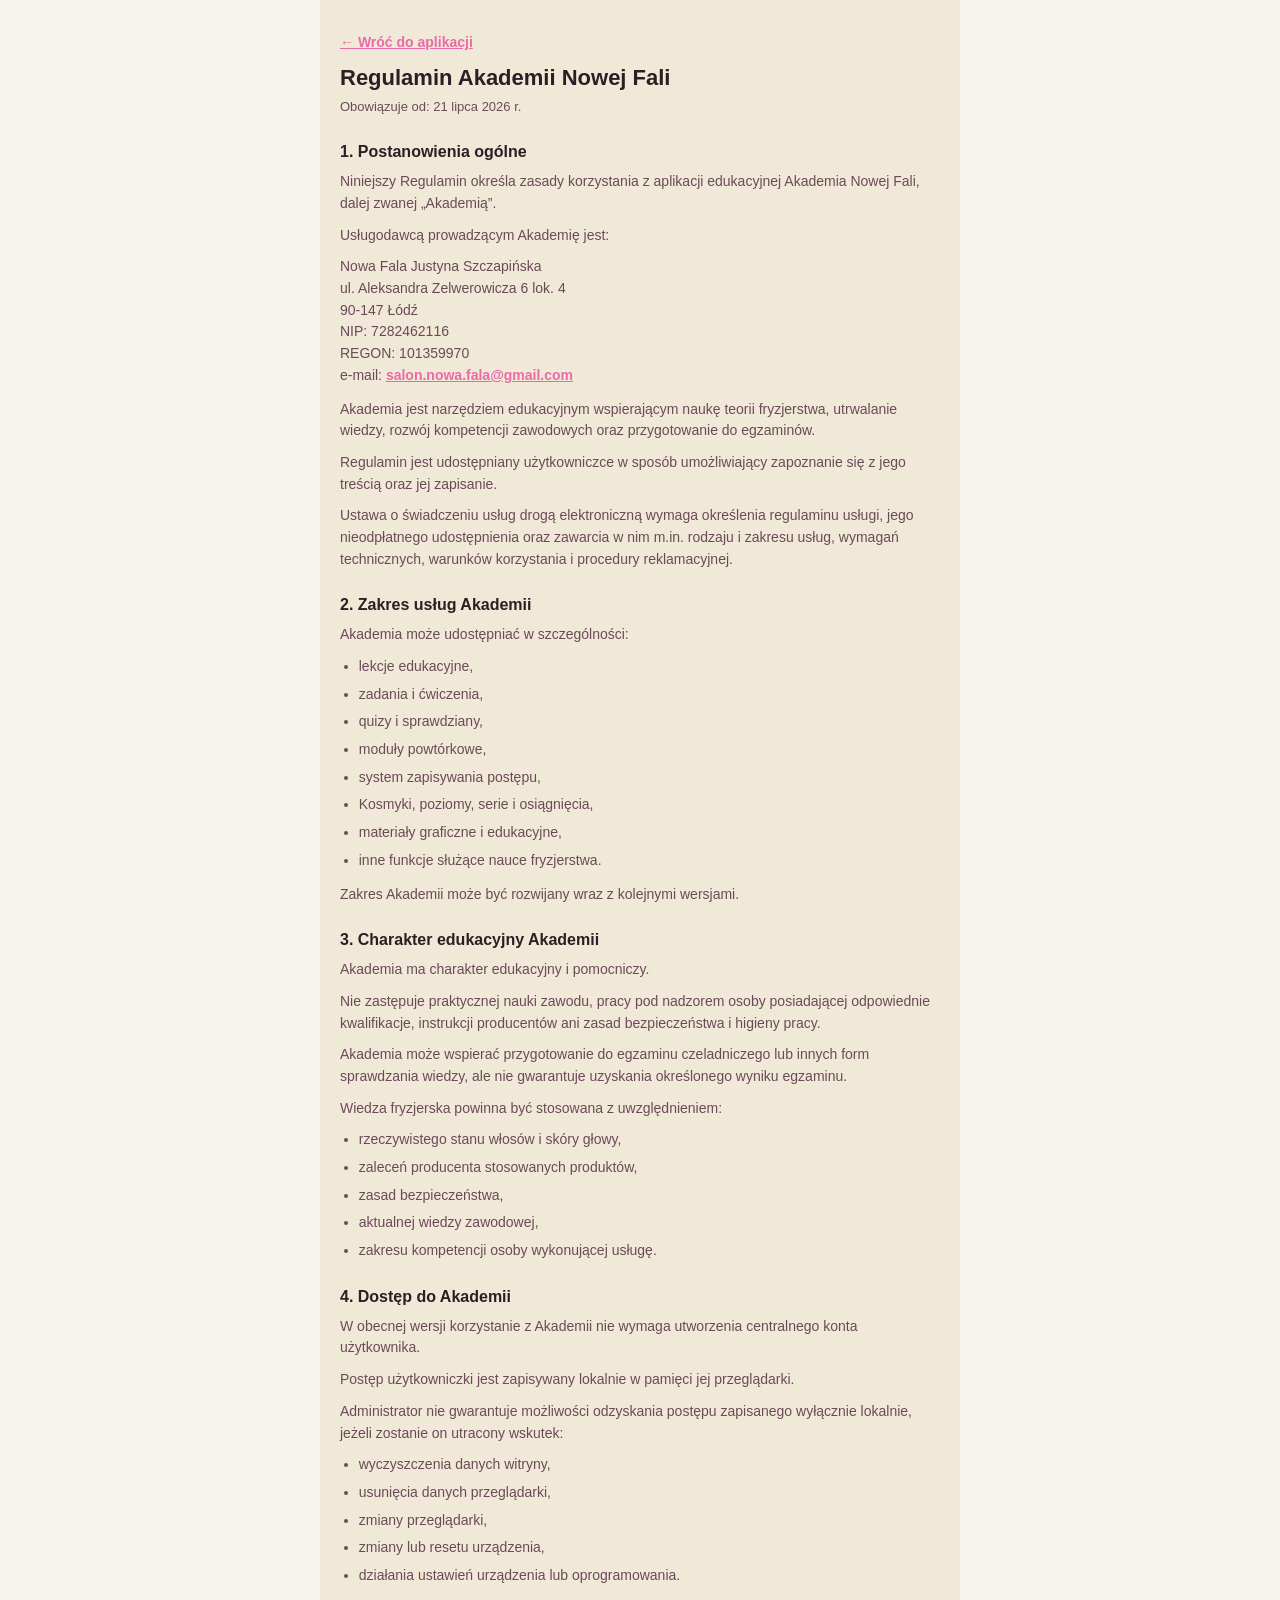
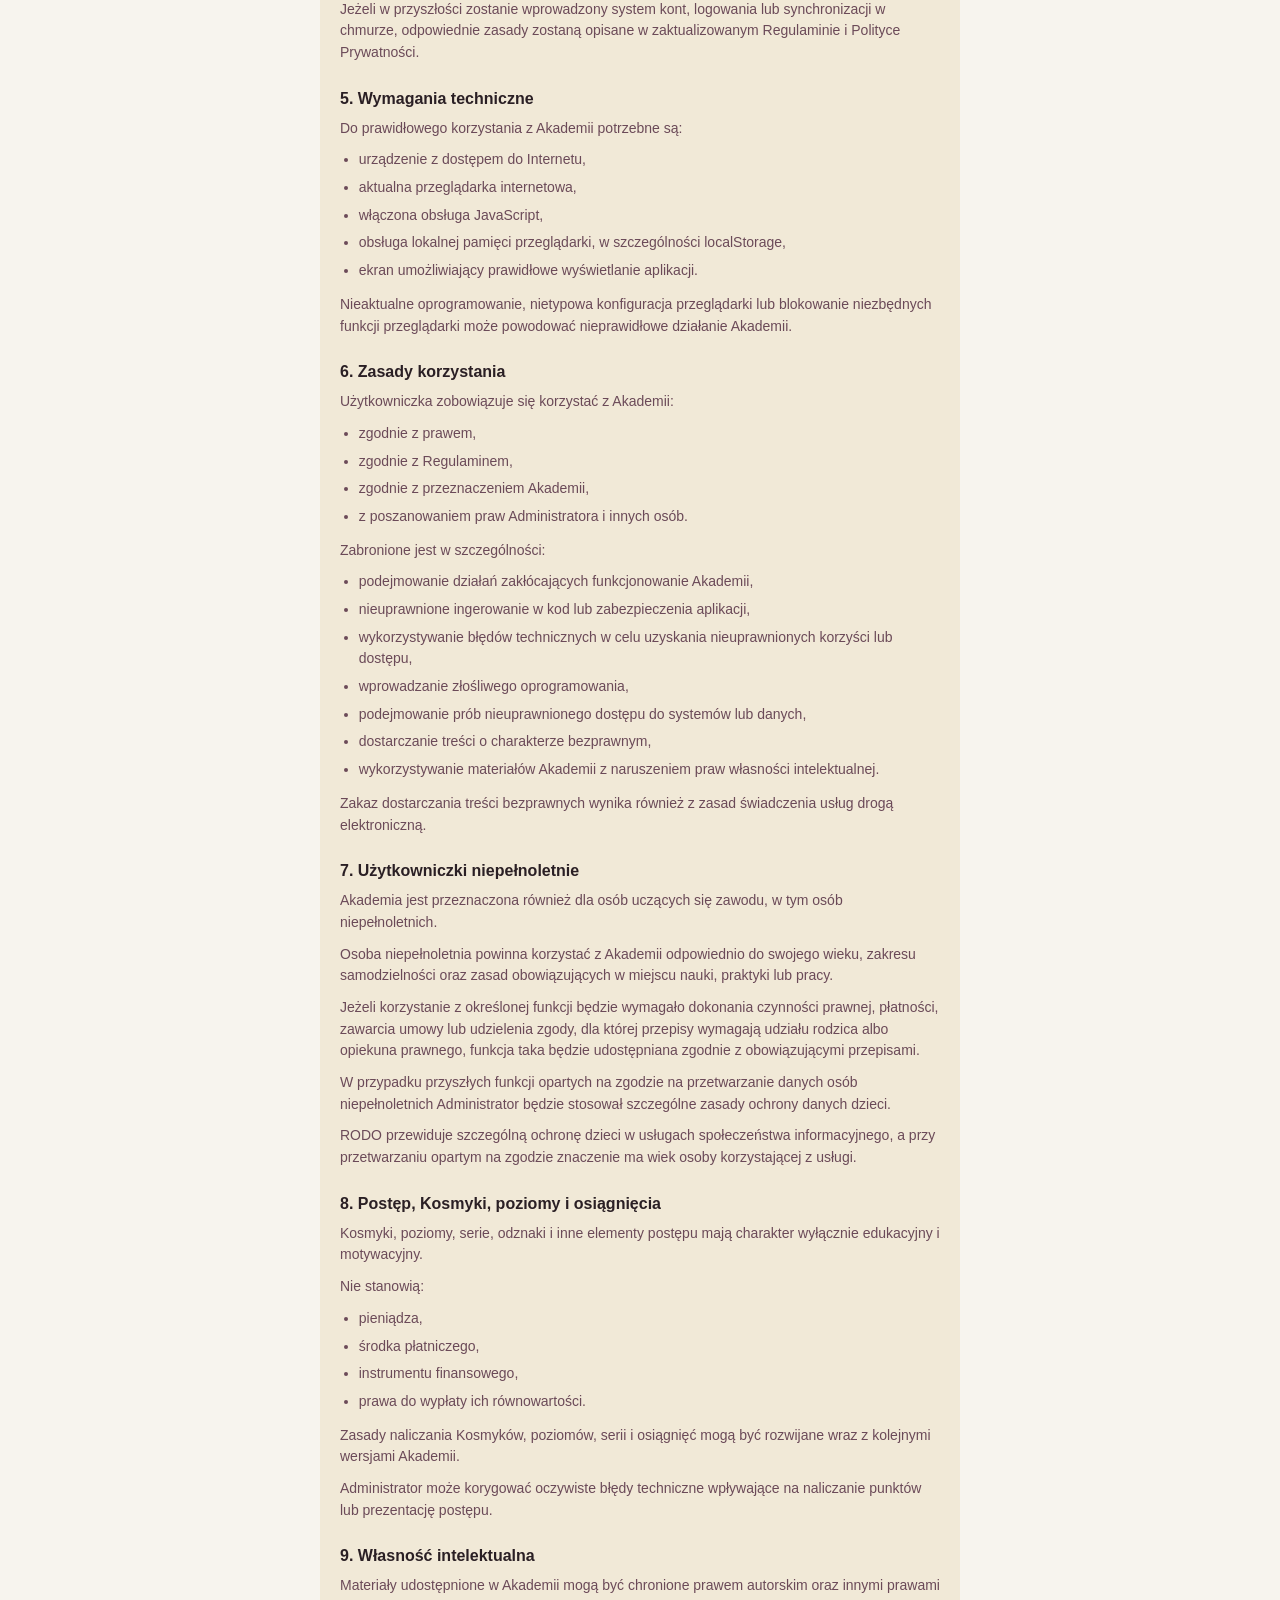
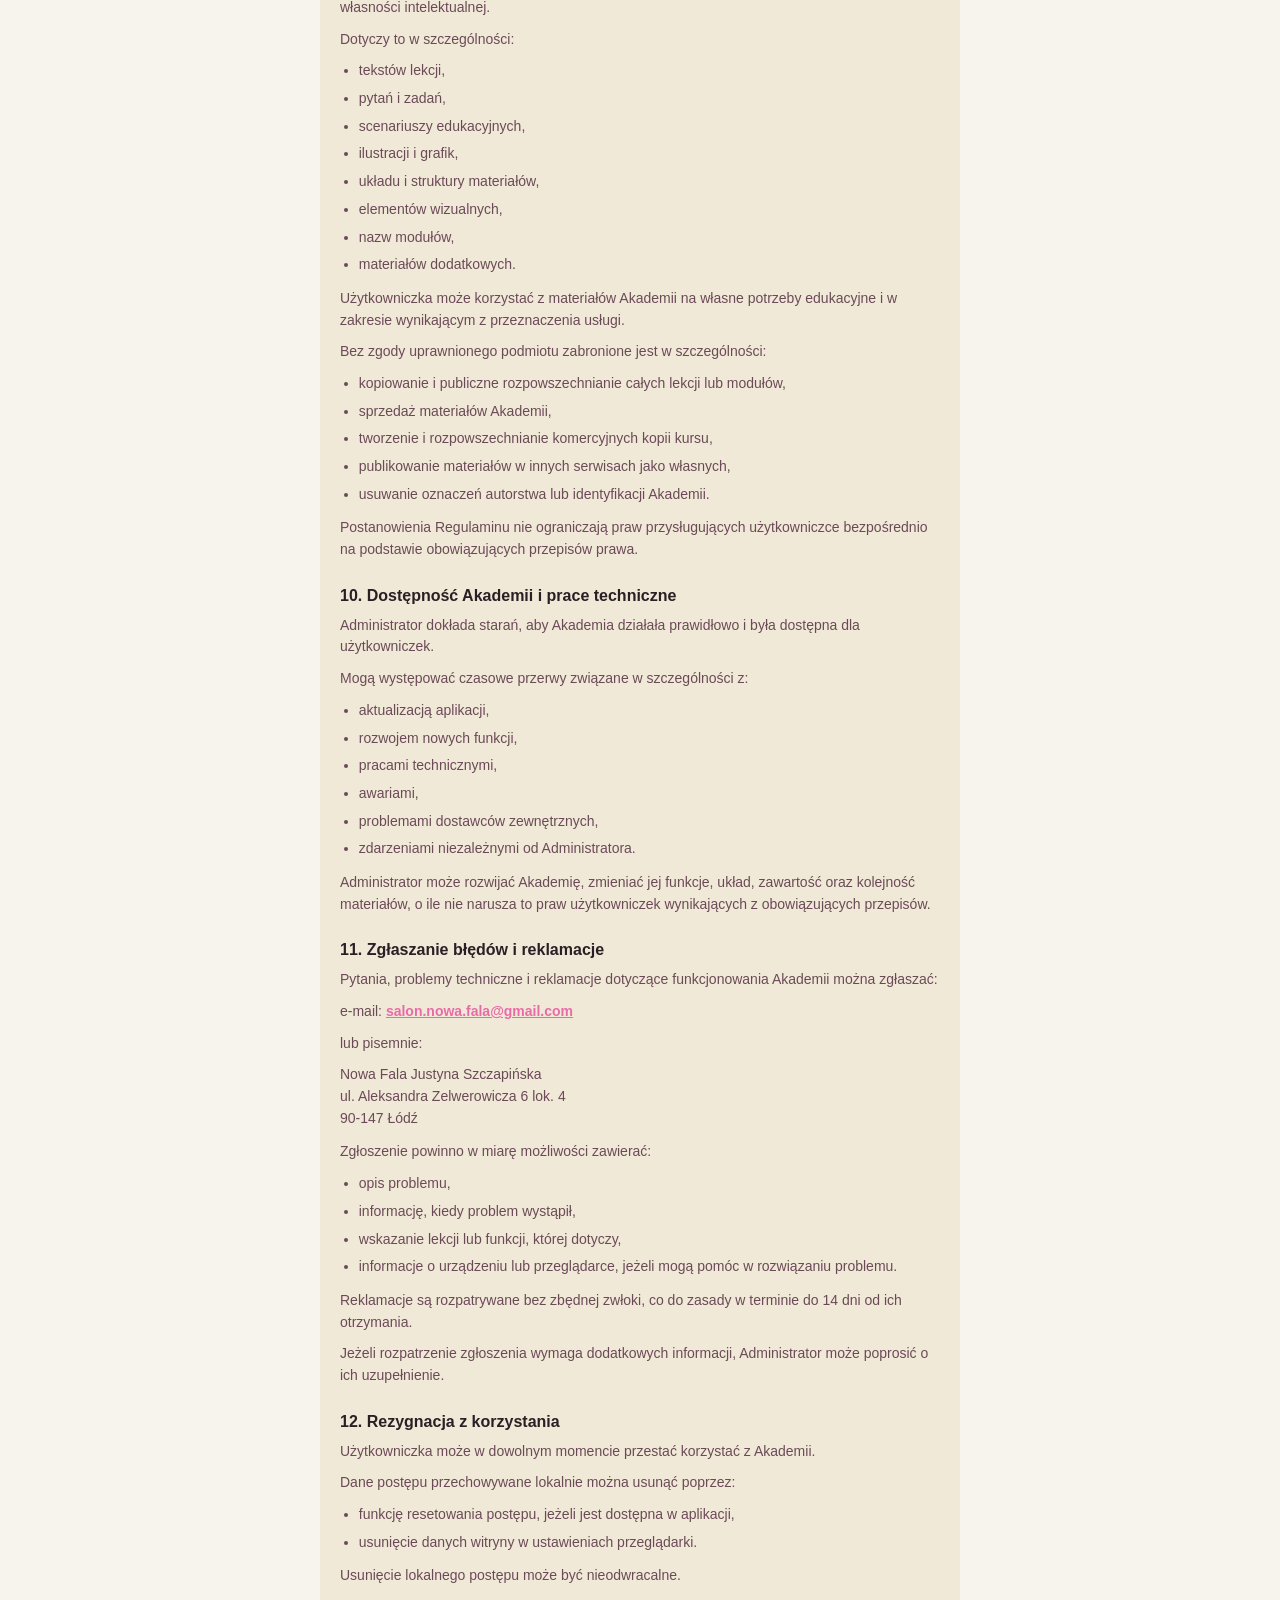
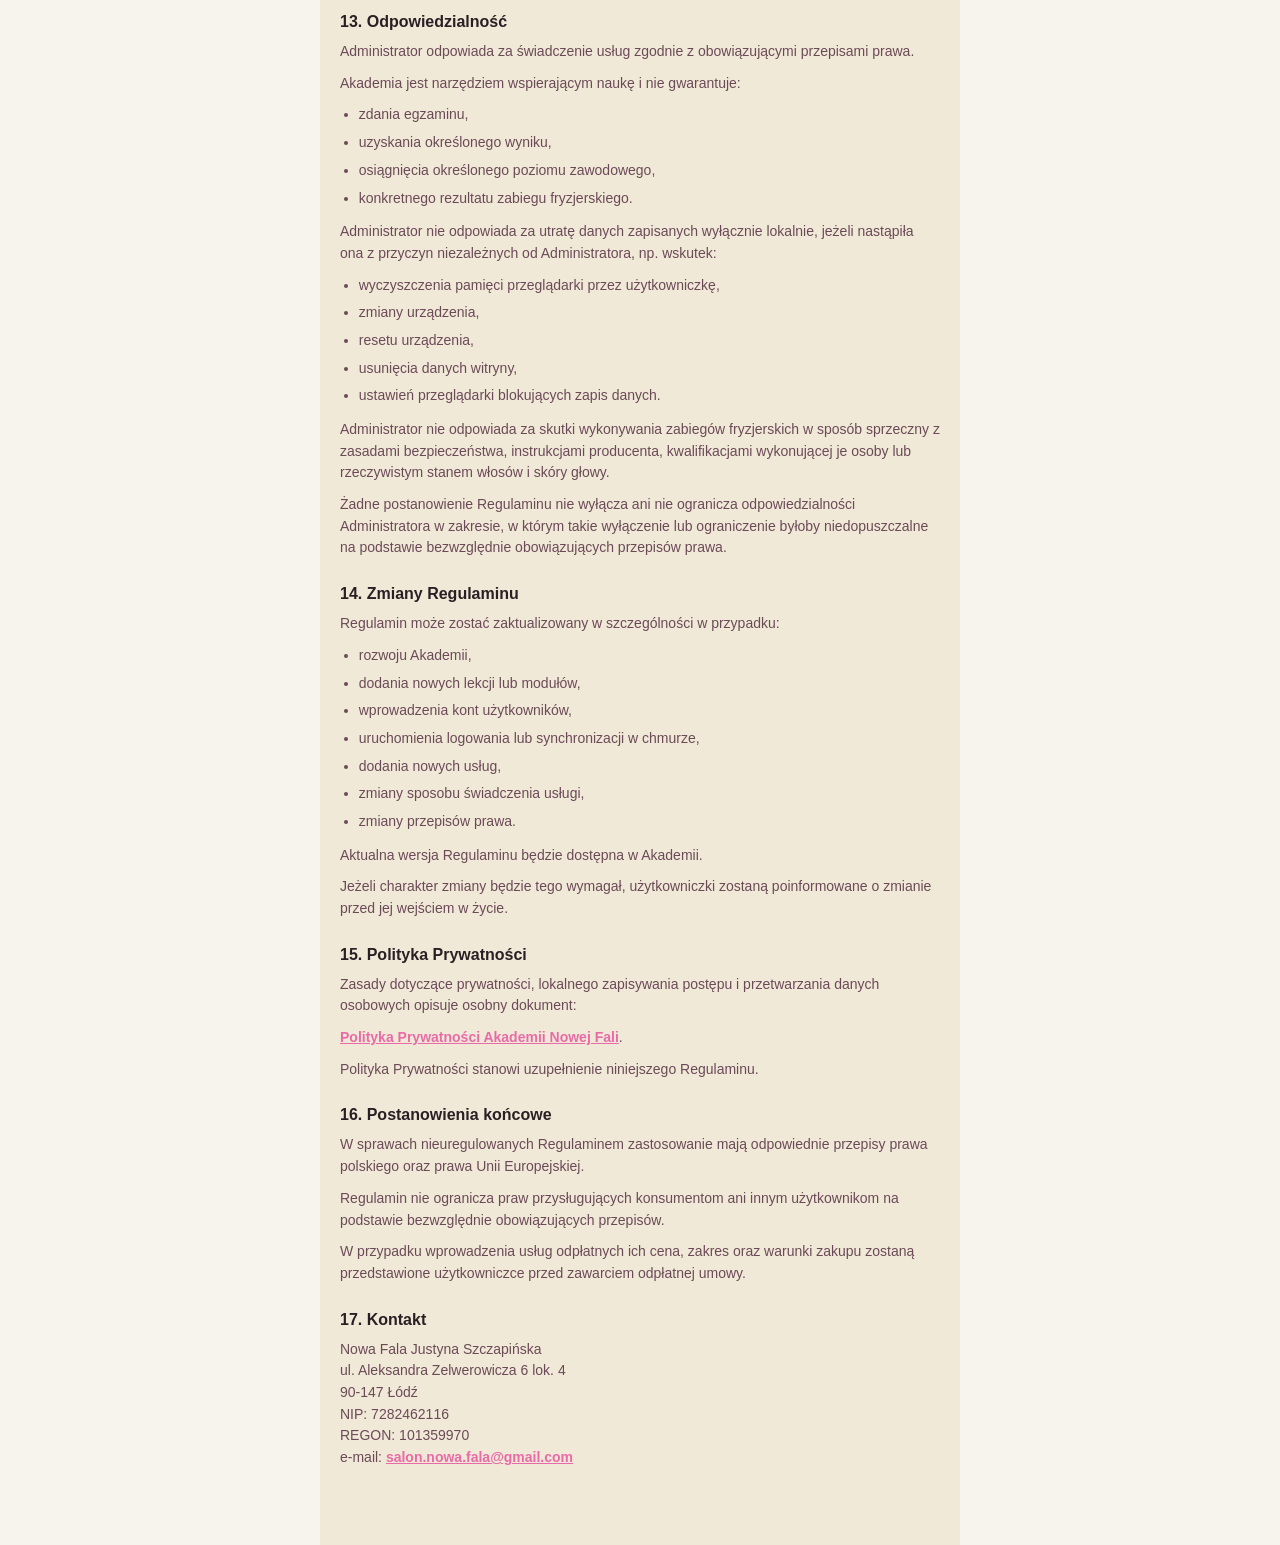
<file: terms.html>
<!DOCTYPE html>
<html lang="pl">
<head>
<meta charset="UTF-8">
<meta name="viewport" content="width=device-width, initial-scale=1.0">
<title>Regulamin — Akademia Nowej Fali</title>
<link rel="stylesheet" href="css/styles.css">
<style>
  .legal-page{max-width:640px;margin:0 auto;padding:32px 20px 64px;background:var(--card);min-height:100vh;color:var(--ink);}
  .legal-page h1{font-family:'Poppins',sans-serif;font-size:22px;line-height:1.25;margin-bottom:6px;color:var(--navy);}
  .legal-page .effective{font-size:13px;color:var(--ink-muted);margin-bottom:20px;}
  .legal-page h2{font-family:'Poppins',sans-serif;font-size:16px;margin:26px 0 10px;color:var(--navy);}
  .legal-page p,.legal-page li{font-size:14px;line-height:1.55;color:var(--ink-muted);margin-bottom:10px;}
  .legal-page ul{margin:0 0 12px;padding-left:1.25em;}
  .legal-page li{margin-bottom:6px;}
  .legal-page address{font-style:normal;font-size:14px;line-height:1.55;color:var(--ink-muted);margin:0 0 12px;}
  .legal-page a{color:var(--magenta);font-weight:600;}
</style>
</head>
<body style="display:block;padding:0;background:var(--bg);">
<main class="legal-page">
  <p><a href="index.html">← Wróć do aplikacji</a></p>
  <h1>Regulamin Akademii Nowej Fali</h1>
  <p class="effective">Obowiązuje od: 21 lipca 2026&nbsp;r.</p>

  <h2>1. Postanowienia ogólne</h2>
  <p>Niniejszy Regulamin określa zasady korzystania z aplikacji edukacyjnej Akademia Nowej Fali, dalej zwanej „Akademią”.</p>
  <p>Usługodawcą prowadzącym Akademię jest:</p>
  <address>
    Nowa Fala Justyna Szczapińska<br>
    ul. Aleksandra Zelwerowicza 6 lok. 4<br>
    90-147 Łódź<br>
    NIP: 7282462116<br>
    REGON: 101359970<br>
    e-mail: <a href="mailto:salon.nowa.fala@gmail.com">salon.nowa.fala@gmail.com</a>
  </address>
  <p>Akademia jest narzędziem edukacyjnym wspierającym naukę teorii fryzjerstwa, utrwalanie wiedzy, rozwój kompetencji zawodowych oraz przygotowanie do egzaminów.</p>
  <p>Regulamin jest udostępniany użytkowniczce w sposób umożliwiający zapoznanie się z jego treścią oraz jej zapisanie.</p>
  <p>Ustawa o świadczeniu usług drogą elektroniczną wymaga określenia regulaminu usługi, jego nieodpłatnego udostępnienia oraz zawarcia w nim m.in. rodzaju i zakresu usług, wymagań technicznych, warunków korzystania i procedury reklamacyjnej.</p>

  <h2>2. Zakres usług Akademii</h2>
  <p>Akademia może udostępniać w szczególności:</p>
  <ul>
    <li>lekcje edukacyjne,</li>
    <li>zadania i ćwiczenia,</li>
    <li>quizy i sprawdziany,</li>
    <li>moduły powtórkowe,</li>
    <li>system zapisywania postępu,</li>
    <li>Kosmyki, poziomy, serie i osiągnięcia,</li>
    <li>materiały graficzne i edukacyjne,</li>
    <li>inne funkcje służące nauce fryzjerstwa.</li>
  </ul>
  <p>Zakres Akademii może być rozwijany wraz z kolejnymi wersjami.</p>

  <h2>3. Charakter edukacyjny Akademii</h2>
  <p>Akademia ma charakter edukacyjny i pomocniczy.</p>
  <p>Nie zastępuje praktycznej nauki zawodu, pracy pod nadzorem osoby posiadającej odpowiednie kwalifikacje, instrukcji producentów ani zasad bezpieczeństwa i higieny pracy.</p>
  <p>Akademia może wspierać przygotowanie do egzaminu czeladniczego lub innych form sprawdzania wiedzy, ale nie gwarantuje uzyskania określonego wyniku egzaminu.</p>
  <p>Wiedza fryzjerska powinna być stosowana z uwzględnieniem:</p>
  <ul>
    <li>rzeczywistego stanu włosów i skóry głowy,</li>
    <li>zaleceń producenta stosowanych produktów,</li>
    <li>zasad bezpieczeństwa,</li>
    <li>aktualnej wiedzy zawodowej,</li>
    <li>zakresu kompetencji osoby wykonującej usługę.</li>
  </ul>

  <h2>4. Dostęp do Akademii</h2>
  <p>W obecnej wersji korzystanie z Akademii nie wymaga utworzenia centralnego konta użytkownika.</p>
  <p>Postęp użytkowniczki jest zapisywany lokalnie w pamięci jej przeglądarki.</p>
  <p>Administrator nie gwarantuje możliwości odzyskania postępu zapisanego wyłącznie lokalnie, jeżeli zostanie on utracony wskutek:</p>
  <ul>
    <li>wyczyszczenia danych witryny,</li>
    <li>usunięcia danych przeglądarki,</li>
    <li>zmiany przeglądarki,</li>
    <li>zmiany lub resetu urządzenia,</li>
    <li>działania ustawień urządzenia lub oprogramowania.</li>
  </ul>
  <p>Jeżeli w przyszłości zostanie wprowadzony system kont, logowania lub synchronizacji w chmurze, odpowiednie zasady zostaną opisane w zaktualizowanym Regulaminie i Polityce Prywatności.</p>

  <h2>5. Wymagania techniczne</h2>
  <p>Do prawidłowego korzystania z Akademii potrzebne są:</p>
  <ul>
    <li>urządzenie z dostępem do Internetu,</li>
    <li>aktualna przeglądarka internetowa,</li>
    <li>włączona obsługa JavaScript,</li>
    <li>obsługa lokalnej pamięci przeglądarki, w szczególności localStorage,</li>
    <li>ekran umożliwiający prawidłowe wyświetlanie aplikacji.</li>
  </ul>
  <p>Nieaktualne oprogramowanie, nietypowa konfiguracja przeglądarki lub blokowanie niezbędnych funkcji przeglądarki może powodować nieprawidłowe działanie Akademii.</p>

  <h2>6. Zasady korzystania</h2>
  <p>Użytkowniczka zobowiązuje się korzystać z Akademii:</p>
  <ul>
    <li>zgodnie z prawem,</li>
    <li>zgodnie z Regulaminem,</li>
    <li>zgodnie z przeznaczeniem Akademii,</li>
    <li>z poszanowaniem praw Administratora i innych osób.</li>
  </ul>
  <p>Zabronione jest w szczególności:</p>
  <ul>
    <li>podejmowanie działań zakłócających funkcjonowanie Akademii,</li>
    <li>nieuprawnione ingerowanie w kod lub zabezpieczenia aplikacji,</li>
    <li>wykorzystywanie błędów technicznych w celu uzyskania nieuprawnionych korzyści lub dostępu,</li>
    <li>wprowadzanie złośliwego oprogramowania,</li>
    <li>podejmowanie prób nieuprawnionego dostępu do systemów lub danych,</li>
    <li>dostarczanie treści o charakterze bezprawnym,</li>
    <li>wykorzystywanie materiałów Akademii z naruszeniem praw własności intelektualnej.</li>
  </ul>
  <p>Zakaz dostarczania treści bezprawnych wynika również z zasad świadczenia usług drogą elektroniczną.</p>

  <h2>7. Użytkowniczki niepełnoletnie</h2>
  <p>Akademia jest przeznaczona również dla osób uczących się zawodu, w tym osób niepełnoletnich.</p>
  <p>Osoba niepełnoletnia powinna korzystać z Akademii odpowiednio do swojego wieku, zakresu samodzielności oraz zasad obowiązujących w miejscu nauki, praktyki lub pracy.</p>
  <p>Jeżeli korzystanie z określonej funkcji będzie wymagało dokonania czynności prawnej, płatności, zawarcia umowy lub udzielenia zgody, dla której przepisy wymagają udziału rodzica albo opiekuna prawnego, funkcja taka będzie udostępniana zgodnie z obowiązującymi przepisami.</p>
  <p>W przypadku przyszłych funkcji opartych na zgodzie na przetwarzanie danych osób niepełnoletnich Administrator będzie stosował szczególne zasady ochrony danych dzieci.</p>
  <p>RODO przewiduje szczególną ochronę dzieci w usługach społeczeństwa informacyjnego, a przy przetwarzaniu opartym na zgodzie znaczenie ma wiek osoby korzystającej z usługi.</p>

  <h2>8. Postęp, Kosmyki, poziomy i osiągnięcia</h2>
  <p>Kosmyki, poziomy, serie, odznaki i inne elementy postępu mają charakter wyłącznie edukacyjny i motywacyjny.</p>
  <p>Nie stanowią:</p>
  <ul>
    <li>pieniądza,</li>
    <li>środka płatniczego,</li>
    <li>instrumentu finansowego,</li>
    <li>prawa do wypłaty ich równowartości.</li>
  </ul>
  <p>Zasady naliczania Kosmyków, poziomów, serii i osiągnięć mogą być rozwijane wraz z kolejnymi wersjami Akademii.</p>
  <p>Administrator może korygować oczywiste błędy techniczne wpływające na naliczanie punktów lub prezentację postępu.</p>

  <h2>9. Własność intelektualna</h2>
  <p>Materiały udostępnione w Akademii mogą być chronione prawem autorskim oraz innymi prawami własności intelektualnej.</p>
  <p>Dotyczy to w szczególności:</p>
  <ul>
    <li>tekstów lekcji,</li>
    <li>pytań i zadań,</li>
    <li>scenariuszy edukacyjnych,</li>
    <li>ilustracji i grafik,</li>
    <li>układu i struktury materiałów,</li>
    <li>elementów wizualnych,</li>
    <li>nazw modułów,</li>
    <li>materiałów dodatkowych.</li>
  </ul>
  <p>Użytkowniczka może korzystać z materiałów Akademii na własne potrzeby edukacyjne i w zakresie wynikającym z przeznaczenia usługi.</p>
  <p>Bez zgody uprawnionego podmiotu zabronione jest w szczególności:</p>
  <ul>
    <li>kopiowanie i publiczne rozpowszechnianie całych lekcji lub modułów,</li>
    <li>sprzedaż materiałów Akademii,</li>
    <li>tworzenie i rozpowszechnianie komercyjnych kopii kursu,</li>
    <li>publikowanie materiałów w innych serwisach jako własnych,</li>
    <li>usuwanie oznaczeń autorstwa lub identyfikacji Akademii.</li>
  </ul>
  <p>Postanowienia Regulaminu nie ograniczają praw przysługujących użytkowniczce bezpośrednio na podstawie obowiązujących przepisów prawa.</p>

  <h2>10. Dostępność Akademii i prace techniczne</h2>
  <p>Administrator dokłada starań, aby Akademia działała prawidłowo i była dostępna dla użytkowniczek.</p>
  <p>Mogą występować czasowe przerwy związane w szczególności z:</p>
  <ul>
    <li>aktualizacją aplikacji,</li>
    <li>rozwojem nowych funkcji,</li>
    <li>pracami technicznymi,</li>
    <li>awariami,</li>
    <li>problemami dostawców zewnętrznych,</li>
    <li>zdarzeniami niezależnymi od Administratora.</li>
  </ul>
  <p>Administrator może rozwijać Akademię, zmieniać jej funkcje, układ, zawartość oraz kolejność materiałów, o ile nie narusza to praw użytkowniczek wynikających z obowiązujących przepisów.</p>

  <h2>11. Zgłaszanie błędów i reklamacje</h2>
  <p>Pytania, problemy techniczne i reklamacje dotyczące funkcjonowania Akademii można zgłaszać:</p>
  <p>e-mail: <a href="mailto:salon.nowa.fala@gmail.com">salon.nowa.fala@gmail.com</a></p>
  <p>lub pisemnie:</p>
  <address>
    Nowa Fala Justyna Szczapińska<br>
    ul. Aleksandra Zelwerowicza 6 lok. 4<br>
    90-147 Łódź
  </address>
  <p>Zgłoszenie powinno w miarę możliwości zawierać:</p>
  <ul>
    <li>opis problemu,</li>
    <li>informację, kiedy problem wystąpił,</li>
    <li>wskazanie lekcji lub funkcji, której dotyczy,</li>
    <li>informacje o urządzeniu lub przeglądarce, jeżeli mogą pomóc w rozwiązaniu problemu.</li>
  </ul>
  <p>Reklamacje są rozpatrywane bez zbędnej zwłoki, co do zasady w terminie do 14 dni od ich otrzymania.</p>
  <p>Jeżeli rozpatrzenie zgłoszenia wymaga dodatkowych informacji, Administrator może poprosić o ich uzupełnienie.</p>

  <h2>12. Rezygnacja z korzystania</h2>
  <p>Użytkowniczka może w dowolnym momencie przestać korzystać z Akademii.</p>
  <p>Dane postępu przechowywane lokalnie można usunąć poprzez:</p>
  <ul>
    <li>funkcję resetowania postępu, jeżeli jest dostępna w aplikacji,</li>
    <li>usunięcie danych witryny w ustawieniach przeglądarki.</li>
  </ul>
  <p>Usunięcie lokalnego postępu może być nieodwracalne.</p>

  <h2>13. Odpowiedzialność</h2>
  <p>Administrator odpowiada za świadczenie usług zgodnie z obowiązującymi przepisami prawa.</p>
  <p>Akademia jest narzędziem wspierającym naukę i nie gwarantuje:</p>
  <ul>
    <li>zdania egzaminu,</li>
    <li>uzyskania określonego wyniku,</li>
    <li>osiągnięcia określonego poziomu zawodowego,</li>
    <li>konkretnego rezultatu zabiegu fryzjerskiego.</li>
  </ul>
  <p>Administrator nie odpowiada za utratę danych zapisanych wyłącznie lokalnie, jeżeli nastąpiła ona z przyczyn niezależnych od Administratora, np. wskutek:</p>
  <ul>
    <li>wyczyszczenia pamięci przeglądarki przez użytkowniczkę,</li>
    <li>zmiany urządzenia,</li>
    <li>resetu urządzenia,</li>
    <li>usunięcia danych witryny,</li>
    <li>ustawień przeglądarki blokujących zapis danych.</li>
  </ul>
  <p>Administrator nie odpowiada za skutki wykonywania zabiegów fryzjerskich w sposób sprzeczny z zasadami bezpieczeństwa, instrukcjami producenta, kwalifikacjami wykonującej je osoby lub rzeczywistym stanem włosów i skóry głowy.</p>
  <p>Żadne postanowienie Regulaminu nie wyłącza ani nie ogranicza odpowiedzialności Administratora w zakresie, w którym takie wyłączenie lub ograniczenie byłoby niedopuszczalne na podstawie bezwzględnie obowiązujących przepisów prawa.</p>

  <h2>14. Zmiany Regulaminu</h2>
  <p>Regulamin może zostać zaktualizowany w szczególności w przypadku:</p>
  <ul>
    <li>rozwoju Akademii,</li>
    <li>dodania nowych lekcji lub modułów,</li>
    <li>wprowadzenia kont użytkowników,</li>
    <li>uruchomienia logowania lub synchronizacji w chmurze,</li>
    <li>dodania nowych usług,</li>
    <li>zmiany sposobu świadczenia usługi,</li>
    <li>zmiany przepisów prawa.</li>
  </ul>
  <p>Aktualna wersja Regulaminu będzie dostępna w Akademii.</p>
  <p>Jeżeli charakter zmiany będzie tego wymagał, użytkowniczki zostaną poinformowane o zmianie przed jej wejściem w życie.</p>

  <h2>15. Polityka Prywatności</h2>
  <p>Zasady dotyczące prywatności, lokalnego zapisywania postępu i przetwarzania danych osobowych opisuje osobny dokument:</p>
  <p><a href="privacy.html">Polityka Prywatności Akademii Nowej Fali</a>.</p>
  <p>Polityka Prywatności stanowi uzupełnienie niniejszego Regulaminu.</p>

  <h2>16. Postanowienia końcowe</h2>
  <p>W sprawach nieuregulowanych Regulaminem zastosowanie mają odpowiednie przepisy prawa polskiego oraz prawa Unii Europejskiej.</p>
  <p>Regulamin nie ogranicza praw przysługujących konsumentom ani innym użytkownikom na podstawie bezwzględnie obowiązujących przepisów.</p>
  <p>W przypadku wprowadzenia usług odpłatnych ich cena, zakres oraz warunki zakupu zostaną przedstawione użytkowniczce przed zawarciem odpłatnej umowy.</p>

  <h2>17. Kontakt</h2>
  <address>
    Nowa Fala Justyna Szczapińska<br>
    ul. Aleksandra Zelwerowicza 6 lok. 4<br>
    90-147 Łódź<br>
    NIP: 7282462116<br>
    REGON: 101359970<br>
    e-mail: <a href="mailto:salon.nowa.fala@gmail.com">salon.nowa.fala@gmail.com</a>
  </address>
</main>
</body>
</html>
</file>
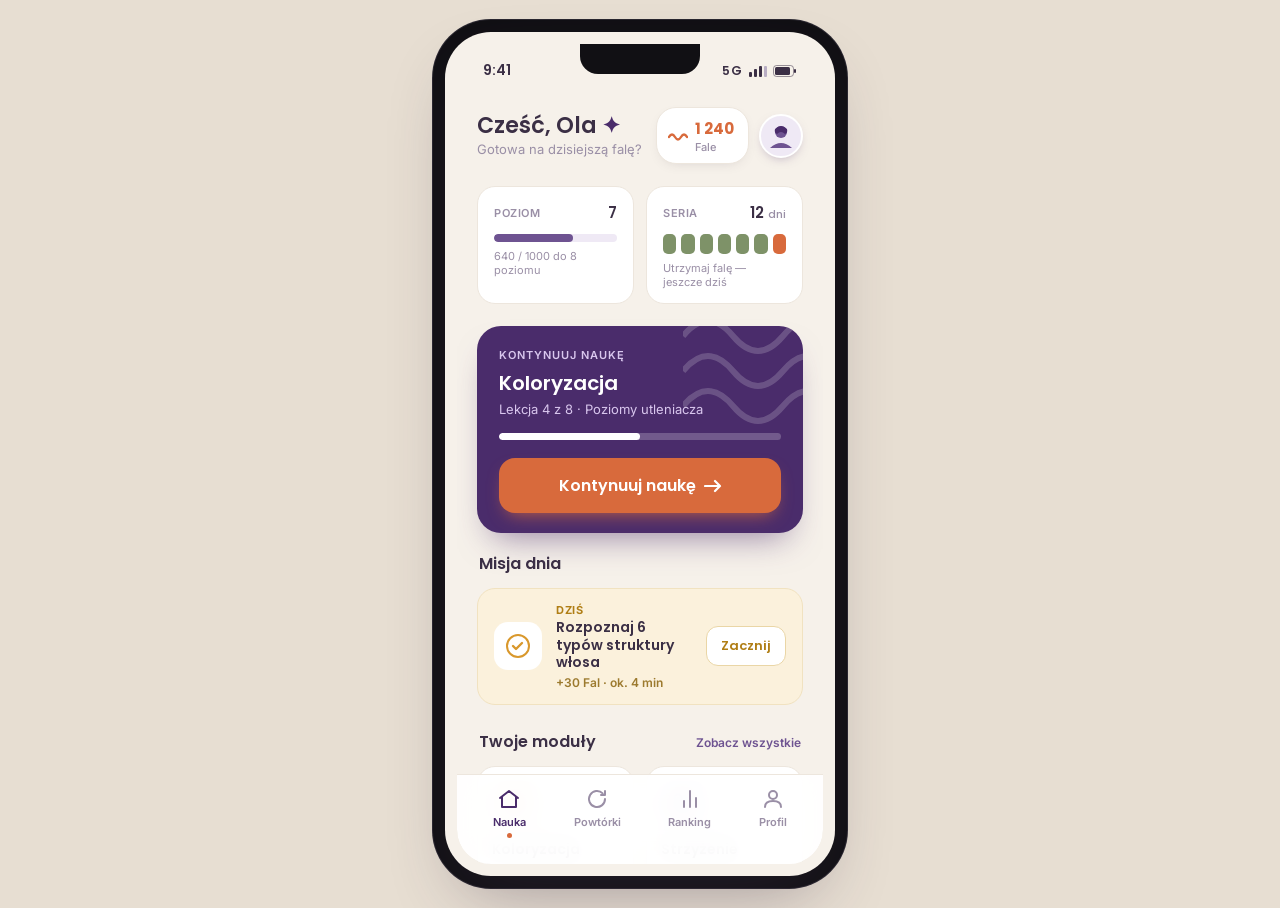
<file: prototypes/akademia-nowej-fali-home.html>
<!DOCTYPE html>
<html lang="pl">
<head>
<meta charset="UTF-8">
<meta name="viewport" content="width=device-width, initial-scale=1.0">
<title>Akademia Nowej Fali — Home</title>
<link rel="preconnect" href="https://fonts.googleapis.com">
<link rel="preconnect" href="https://fonts.gstatic.com" crossorigin>
<link href="https://fonts.googleapis.com/css2?family=Poppins:wght@400;500;600;700&family=Inter:wght@400;500;600&display=swap" rel="stylesheet">
<style>
  :root{
    --bg:#F6F1EA;
    --card:#FFFFFF;
    --card-soft:#FDF9F4;
    --ink:#3B2F45;
    --muted:#9A8FA6;
    --line:#EDE6DD;

    --plum:#4A2C6B;
    --plum-soft:#6E5391;
    --plum-tint:#EFE9F5;

    --coral:#D86A3C;
    --coral-deep:#C55B30;
    --coral-tint:#FBE9DE;

    --sage:#7E9268;
    --sage-deep:#5F7449;
    --sage-tint:#EAF0E2;

    --gold:#D9982C;
    --gold-tint:#FBF1DC;

    --pink:#CF7392;
    --pink-tint:#FBECF1;

    --radius-lg:24px;
    --radius:18px;
    --radius-sm:14px;
  }
  *{margin:0;padding:0;box-sizing:border-box;-webkit-font-smoothing:antialiased;}
  body{
    font-family:'Inter',sans-serif;
    background:#E7DED2;
    color:var(--ink);
    min-height:100vh;
    display:flex;
    align-items:center;
    justify-content:center;
    padding:32px 16px;
  }

  /* ---- device frame ---- */
  .device{
    width:390px;
    height:844px;
    background:var(--bg);
    border-radius:46px;
    padding:12px;
    box-shadow:0 30px 70px -20px rgba(59,47,69,.45), 0 0 0 12px #111014, 0 0 0 13px #2a2730;
    position:relative;
  }
  .screen{
    width:100%;height:100%;
    background:var(--bg);
    border-radius:34px;
    overflow-y:auto;
    overflow-x:hidden;
    position:relative;
    scrollbar-width:none;
  }
  .screen::-webkit-scrollbar{display:none;}
  .notch{
    position:absolute;top:12px;left:50%;transform:translateX(-50%);
    width:120px;height:30px;background:#111014;border-radius:0 0 18px 18px;z-index:40;
  }

  /* ---- status bar ---- */
  .status{
    display:flex;justify-content:space-between;align-items:center;
    padding:16px 26px 4px;font-family:'Poppins';font-weight:600;font-size:14px;color:var(--ink);
  }
  .status .icons{display:flex;gap:6px;align-items:center;}
  .status .icons span{font-size:12px;letter-spacing:1px;}

  .content{padding:8px 20px 120px;}

  /* ---- header ---- */
  .header{display:flex;justify-content:space-between;align-items:center;margin:14px 0 22px;}
  .greet .hello{font-family:'Poppins';font-weight:600;font-size:22px;color:var(--ink);line-height:1.1;}
  .greet .sub{font-size:13px;color:var(--muted);margin-top:3px;}
  .greet .hello .wave{color:var(--plum);}

  .fale-pill{
    display:flex;align-items:center;gap:7px;
    background:var(--card);border:1px solid var(--line);
    padding:9px 14px 9px 11px;border-radius:20px;
    box-shadow:0 4px 14px -8px rgba(59,47,69,.25);
  }
  .fale-pill .num{font-family:'Poppins';font-weight:700;font-size:15px;color:var(--coral);}
  .fale-pill .lbl{font-size:11px;color:var(--muted);font-weight:500;}
  .avatar{
    width:44px;height:44px;border-radius:50%;background:var(--plum-tint);
    display:flex;align-items:center;justify-content:center;overflow:hidden;flex-shrink:0;
    border:2px solid #fff;box-shadow:0 4px 12px -6px rgba(74,44,107,.5);
  }

  /* ---- stats row: level + streak ---- */
  .stats{display:grid;grid-template-columns:1fr 1fr;gap:12px;margin-bottom:22px;}
  .stat-card{background:var(--card);border-radius:var(--radius);padding:14px 16px;border:1px solid var(--line);}
  .stat-top{display:flex;justify-content:space-between;align-items:center;margin-bottom:10px;}
  .stat-label{font-size:11px;color:var(--muted);font-weight:600;text-transform:uppercase;letter-spacing:.6px;}
  .stat-val{font-family:'Poppins';font-weight:600;font-size:15px;color:var(--ink);}
  .stat-val small{font-weight:500;font-size:11px;color:var(--muted);}

  .bar{height:8px;background:var(--plum-tint);border-radius:6px;overflow:hidden;}
  .bar > i{display:block;height:100%;background:var(--plum-soft);border-radius:6px;}

  .streak-dots{display:flex;gap:5px;align-items:flex-end;height:20px;}
  .streak-dots .d{flex:1;height:14px;border-radius:5px;background:var(--sage-tint);position:relative;}
  .streak-dots .d.on{background:var(--sage);height:20px;}
  .streak-dots .d.today{background:var(--coral);height:20px;}

  /* ---- continue hero ---- */
  .hero{
    background:var(--plum);
    border-radius:var(--radius-lg);
    padding:22px 22px 20px;
    color:#fff;position:relative;overflow:hidden;margin-bottom:18px;
    box-shadow:0 18px 34px -16px rgba(74,44,107,.6);
  }
  .hero .wavebg{position:absolute;right:-30px;top:-30px;opacity:.18;}
  .hero .eyebrow{font-size:11px;font-weight:600;letter-spacing:1px;text-transform:uppercase;color:#D9C7EE;}
  .hero h2{font-family:'Poppins';font-weight:600;font-size:20px;margin:6px 0 3px;}
  .hero .meta{font-size:13px;color:#D9C7EE;margin-bottom:16px;}
  .hero .hbar{height:7px;background:rgba(255,255,255,.22);border-radius:6px;overflow:hidden;margin-bottom:18px;}
  .hero .hbar > i{display:block;height:100%;width:50%;background:#fff;border-radius:6px;}
  .cta{
    width:100%;border:none;cursor:pointer;
    background:var(--coral);color:#fff;
    font-family:'Poppins';font-weight:600;font-size:16px;
    padding:15px;border-radius:16px;
    display:flex;align-items:center;justify-content:center;gap:8px;
    box-shadow:0 8px 18px -8px rgba(216,106,60,.9);
    transition:transform .12s ease, background .12s ease;
  }
  .cta:active{transform:scale(.98);background:var(--coral-deep);}

  /* ---- section title ---- */
  .sec-head{display:flex;justify-content:space-between;align-items:baseline;margin:6px 2px 12px;}
  .sec-head h3{font-family:'Poppins';font-weight:600;font-size:16px;color:var(--ink);}
  .sec-head a{font-size:12px;color:var(--plum-soft);font-weight:600;text-decoration:none;}

  /* ---- daily mission ---- */
  .mission{
    display:flex;align-items:center;gap:14px;
    background:var(--gold-tint);border:1px solid #F1E2C0;
    border-radius:var(--radius);padding:14px 16px;margin-bottom:24px;
  }
  .mission .ill{width:48px;height:48px;border-radius:14px;background:#fff;display:flex;align-items:center;justify-content:center;flex-shrink:0;}
  .mission .txt{flex:1;}
  .mission .txt .k{font-size:11px;font-weight:700;letter-spacing:.5px;text-transform:uppercase;color:#B07E15;}
  .mission .txt .t{font-family:'Poppins';font-weight:600;font-size:14px;color:var(--ink);margin:2px 0 3px;line-height:1.25;}
  .mission .txt .r{font-size:12px;color:#9c7a2e;font-weight:600;}
  .mission .go{
    background:#fff;border:1px solid #EAD6A6;color:#B07E15;font-family:'Poppins';font-weight:600;font-size:13px;
    padding:9px 14px;border-radius:12px;cursor:pointer;flex-shrink:0;
  }

  /* ---- modules grid ---- */
  .modules{display:grid;grid-template-columns:1fr 1fr;gap:12px;margin-bottom:24px;}
  .mod{background:var(--card);border:1px solid var(--line);border-radius:var(--radius);padding:14px;cursor:pointer;transition:transform .12s ease;}
  .mod:active{transform:scale(.98);}
  .mod .ico{width:46px;height:46px;border-radius:14px;display:flex;align-items:center;justify-content:center;margin-bottom:12px;}
  .mod .name{font-family:'Poppins';font-weight:600;font-size:14px;color:var(--ink);margin-bottom:3px;}
  .mod .prog-lbl{font-size:11px;color:var(--muted);margin-bottom:8px;}
  .mod .mbar{height:6px;border-radius:5px;overflow:hidden;}
  .mod .mbar > i{display:block;height:100%;border-radius:5px;}

  /* module color families */
  .m-coral .ico{background:var(--coral-tint);}   .m-coral .mbar{background:var(--coral-tint);} .m-coral .mbar>i{background:var(--coral);}
  .m-plum  .ico{background:var(--plum-tint);}    .m-plum .mbar{background:var(--plum-tint);}   .m-plum .mbar>i{background:var(--plum-soft);}
  .m-pink  .ico{background:var(--pink-tint);}    .m-pink .mbar{background:var(--pink-tint);}   .m-pink .mbar>i{background:var(--pink);}
  .m-sage  .ico{background:var(--sage-tint);}    .m-sage .mbar{background:var(--sage-tint);}   .m-sage .mbar>i{background:var(--sage);}

  /* ---- achievements banner (Gablotka) ---- */
  .gablotka{
    display:flex;align-items:center;gap:14px;
    background:linear-gradient(180deg,#FDF9F4,#FBF3EA);
    border:1px solid var(--line);border-radius:var(--radius);padding:16px;cursor:pointer;
  }
  .gab-badges{display:flex;}
  .gab-badges .b{
    width:40px;height:40px;border-radius:50%;border:2px solid #fff;
    display:flex;align-items:center;justify-content:center;margin-left:-10px;
    box-shadow:0 3px 8px -4px rgba(59,47,69,.4);
  }
  .gab-badges .b:first-child{margin-left:0;}
  .gab-txt{flex:1;}
  .gab-txt .t{font-family:'Poppins';font-weight:600;font-size:14px;color:var(--ink);}
  .gab-txt .s{font-size:12px;color:var(--muted);margin-top:2px;}
  .gab-arrow{color:var(--plum-soft);}

  /* ---- bottom nav ---- */
  .nav{
    position:absolute;bottom:0;left:0;right:0;
    background:rgba(255,255,255,.92);
    backdrop-filter:blur(14px);
    border-top:1px solid var(--line);
    display:flex;justify-content:space-around;align-items:center;
    padding:12px 12px 26px;border-radius:0 0 34px 34px;
  }
  .nav .item{display:flex;flex-direction:column;align-items:center;gap:4px;color:var(--muted);cursor:pointer;font-size:11px;font-weight:600;font-family:'Inter';}
  .nav .item.active{color:var(--plum);}
  .nav .item .dot{width:5px;height:5px;border-radius:50%;background:transparent;}
  .nav .item.active .dot{background:var(--coral);}
</style>
</head>
<body>
<div class="device">
  <div class="notch"></div>
  <div class="screen">

    <!-- status bar -->
    <div class="status">
      <span>9:41</span>
      <div class="icons"><span>5G</span>
        <svg width="18" height="12" viewBox="0 0 18 12"><rect x="0" y="7" width="3" height="5" rx="1" fill="#3B2F45"/><rect x="5" y="4" width="3" height="8" rx="1" fill="#3B2F45"/><rect x="10" y="1" width="3" height="11" rx="1" fill="#3B2F45"/><rect x="15" y="1" width="3" height="11" rx="1" fill="#B9AEC4"/></svg>
        <svg width="24" height="12" viewBox="0 0 24 12"><rect x="0.5" y="0.5" width="20" height="11" rx="3" fill="none" stroke="#3B2F45" opacity=".5"/><rect x="2" y="2" width="15" height="8" rx="1.5" fill="#3B2F45"/><rect x="21" y="4" width="2" height="4" rx="1" fill="#3B2F45"/></svg>
      </div>
    </div>

    <div class="content">

      <!-- header -->
      <div class="header">
        <div class="greet">
          <div class="hello">Cześć, Ola <span class="wave">✦</span></div>
          <div class="sub">Gotowa na dzisiejszą falę?</div>
        </div>
        <div style="display:flex;align-items:center;gap:10px;">
          <div class="fale-pill">
            <svg width="20" height="14" viewBox="0 0 20 14"><path d="M1 8 Q4 3 7 8 T13 8 T19 8" fill="none" stroke="#D86A3C" stroke-width="2.4" stroke-linecap="round"/></svg>
            <div><div class="num">1 240</div><div class="lbl">Fale</div></div>
          </div>
          <div class="avatar">
            <svg width="30" height="30" viewBox="0 0 30 30"><circle cx="15" cy="11" r="6" fill="#6E5391"/><path d="M4 27 Q15 17 26 27 Z" fill="#6E5391"/><path d="M9 8 Q15 2 21 8 Q22 12 19 13 Q15 9 11 13 Q8 12 9 8Z" fill="#4A2C6B"/></svg>
          </div>
        </div>
      </div>

      <!-- stats: level + streak -->
      <div class="stats">
        <div class="stat-card">
          <div class="stat-top"><span class="stat-label">Poziom</span><span class="stat-val">7</span></div>
          <div class="bar"><i style="width:64%"></i></div>
          <div style="font-size:11px;color:var(--muted);margin-top:7px;">640 / 1000 do 8 poziomu</div>
        </div>
        <div class="stat-card">
          <div class="stat-top"><span class="stat-label">Seria</span><span class="stat-val">12 <small>dni</small></span></div>
          <div class="streak-dots">
            <div class="d on"></div><div class="d on"></div><div class="d on"></div>
            <div class="d on"></div><div class="d on"></div><div class="d on"></div>
            <div class="d today"></div>
          </div>
          <div style="font-size:11px;color:var(--muted);margin-top:7px;">Utrzymaj falę — jeszcze dziś</div>
        </div>
      </div>

      <!-- continue hero -->
      <div class="hero">
        <svg class="wavebg" width="150" height="150" viewBox="0 0 150 150"><path d="M0 40 Q25 10 50 40 T100 40 T150 40" fill="none" stroke="#fff" stroke-width="6"/><path d="M0 75 Q25 45 50 75 T100 75 T150 75" fill="none" stroke="#fff" stroke-width="6"/><path d="M0 110 Q25 80 50 110 T100 110 T150 110" fill="none" stroke="#fff" stroke-width="6"/></svg>
        <div class="eyebrow">Kontynuuj naukę</div>
        <h2>Koloryzacja</h2>
        <div class="meta">Lekcja 4 z 8 · Poziomy utleniacza</div>
        <div class="hbar"><i></i></div>
        <button class="cta">
          Kontynuuj naukę
          <svg width="18" height="14" viewBox="0 0 18 14"><path d="M1 7h14M11 2l5 5-5 5" fill="none" stroke="#fff" stroke-width="2.2" stroke-linecap="round" stroke-linejoin="round"/></svg>
        </button>
      </div>

      <!-- daily mission -->
      <div class="sec-head"><h3>Misja dnia</h3></div>
      <div class="mission">
        <div class="ill">
          <svg width="26" height="26" viewBox="0 0 26 26"><circle cx="13" cy="13" r="11" fill="none" stroke="#D9982C" stroke-width="2"/><path d="M8 13l3 3 6-6" fill="none" stroke="#D9982C" stroke-width="2.4" stroke-linecap="round" stroke-linejoin="round"/></svg>
        </div>
        <div class="txt">
          <div class="k">Dziś</div>
          <div class="t">Rozpoznaj 6 typów struktury włosa</div>
          <div class="r">+30 Fal · ok. 4 min</div>
        </div>
        <button class="go">Zacznij</button>
      </div>

      <!-- modules -->
      <div class="sec-head"><h3>Twoje moduły</h3><a href="#">Zobacz wszystkie</a></div>
      <div class="modules">

        <div class="mod m-coral">
          <div class="ico">
            <svg width="26" height="26" viewBox="0 0 26 26"><rect x="9" y="3" width="8" height="13" rx="2.5" fill="#D86A3C"/><rect x="10.5" y="16" width="5" height="6" rx="1.5" fill="#C55B30"/><path d="M13 16v4" stroke="#FBE9DE" stroke-width="1.4"/><circle cx="13" cy="8" r="2" fill="#FBE9DE"/></svg>
          </div>
          <div class="name">Koloryzacja</div>
          <div class="prog-lbl">4 / 8 lekcji</div>
          <div class="mbar"><i style="width:50%"></i></div>
        </div>

        <div class="mod m-plum">
          <div class="ico">
            <svg width="26" height="26" viewBox="0 0 26 26"><circle cx="7" cy="7" r="3.4" fill="none" stroke="#6E5391" stroke-width="2"/><circle cx="7" cy="19" r="3.4" fill="none" stroke="#6E5391" stroke-width="2"/><path d="M9.5 9.5L22 20M9.5 16.5L22 6" stroke="#6E5391" stroke-width="2" stroke-linecap="round"/></svg>
          </div>
          <div class="name">Strzyżenie</div>
          <div class="prog-lbl">2 / 10 lekcji</div>
          <div class="mbar"><i style="width:20%"></i></div>
        </div>

        <div class="mod m-pink">
          <div class="ico">
            <svg width="26" height="26" viewBox="0 0 26 26"><path d="M13 3 C7 10 6 13 6 16 a7 7 0 0 0 14 0 C20 13 19 10 13 3Z" fill="none" stroke="#CF7392" stroke-width="2" stroke-linejoin="round"/><circle cx="13" cy="16" r="2.4" fill="#CF7392"/></svg>
          </div>
          <div class="name">Chemia włosa</div>
          <div class="prog-lbl">6 / 9 lekcji</div>
          <div class="mbar"><i style="width:66%"></i></div>
        </div>

        <div class="mod m-sage">
          <div class="ico">
            <svg width="26" height="26" viewBox="0 0 26 26"><path d="M13 3l8 3v6c0 5-3.5 8-8 9-4.5-1-8-4-8-9V6l8-3Z" fill="none" stroke="#5F7449" stroke-width="2" stroke-linejoin="round"/><path d="M9.5 13l2.5 2.5 5-5" fill="none" stroke="#5F7449" stroke-width="2.2" stroke-linecap="round" stroke-linejoin="round"/></svg>
          </div>
          <div class="name">BHP</div>
          <div class="prog-lbl">8 / 8 lekcji</div>
          <div class="mbar"><i style="width:100%"></i></div>
        </div>

      </div>

      <!-- Gablotka Osiągnięć -->
      <div class="sec-head"><h3>Gablotka osiągnięć</h3></div>
      <div class="gablotka">
        <div class="gab-badges">
          <div class="b" style="background:var(--coral-tint)"><svg width="20" height="20" viewBox="0 0 20 20"><path d="M2 6 Q5 2 8 6 T14 6 T18 6" fill="none" stroke="#D86A3C" stroke-width="2" stroke-linecap="round"/><path d="M2 12 Q5 8 8 12 T14 12 T18 12" fill="none" stroke="#D86A3C" stroke-width="2" stroke-linecap="round"/></svg></div>
          <div class="b" style="background:var(--plum-tint)"><svg width="20" height="20" viewBox="0 0 20 20"><path d="M10 2l2.2 4.6L17 7.3l-3.5 3.4.8 4.9L10 13.3 5.7 15.6l.8-4.9L3 7.3l4.8-.7L10 2Z" fill="#6E5391"/></svg></div>
          <div class="b" style="background:var(--sage-tint)"><svg width="20" height="20" viewBox="0 0 20 20"><path d="M6 11l2.5 2.5 6-6" fill="none" stroke="#5F7449" stroke-width="2.4" stroke-linecap="round" stroke-linejoin="round"/></svg></div>
          <div class="b" style="background:#F1EAF6;color:var(--plum-soft);font-family:'Poppins';font-weight:700;font-size:12px;">+9</div>
        </div>
        <div class="gab-txt">
          <div class="t">12 zdobytych odznak</div>
          <div class="s">Nowa: „Mistrzyni pH" odblokowana</div>
        </div>
        <div class="gab-arrow">
          <svg width="9" height="16" viewBox="0 0 9 16"><path d="M1 1l6 7-6 7" fill="none" stroke="#6E5391" stroke-width="2" stroke-linecap="round" stroke-linejoin="round"/></svg>
        </div>
      </div>

    </div>

    <!-- bottom nav -->
    <div class="nav">
      <div class="item active">
        <svg width="24" height="24" viewBox="0 0 24 24"><path d="M3 11l9-7 9 7M5 9.5V20h14V9.5" fill="none" stroke="#4A2C6B" stroke-width="2" stroke-linecap="round" stroke-linejoin="round"/></svg>
        Nauka<div class="dot"></div>
      </div>
      <div class="item">
        <svg width="24" height="24" viewBox="0 0 24 24"><path d="M20 12a8 8 0 1 1-2.3-5.6M20 4v4h-4" fill="none" stroke="#9A8FA6" stroke-width="2" stroke-linecap="round" stroke-linejoin="round"/></svg>
        Powtórki<div class="dot"></div>
      </div>
      <div class="item">
        <svg width="24" height="24" viewBox="0 0 24 24"><path d="M6 20v-6M12 20V4M18 20v-9" fill="none" stroke="#9A8FA6" stroke-width="2" stroke-linecap="round" stroke-linejoin="round"/></svg>
        Ranking<div class="dot"></div>
      </div>
      <div class="item">
        <svg width="24" height="24" viewBox="0 0 24 24"><circle cx="12" cy="8" r="4" fill="none" stroke="#9A8FA6" stroke-width="2"/><path d="M4 20c0-4 3.5-6 8-6s8 2 8 6" fill="none" stroke="#9A8FA6" stroke-width="2" stroke-linecap="round"/></svg>
        Profil<div class="dot"></div>
      </div>
    </div>

  </div>
</div>
</body>
</html>
</file>
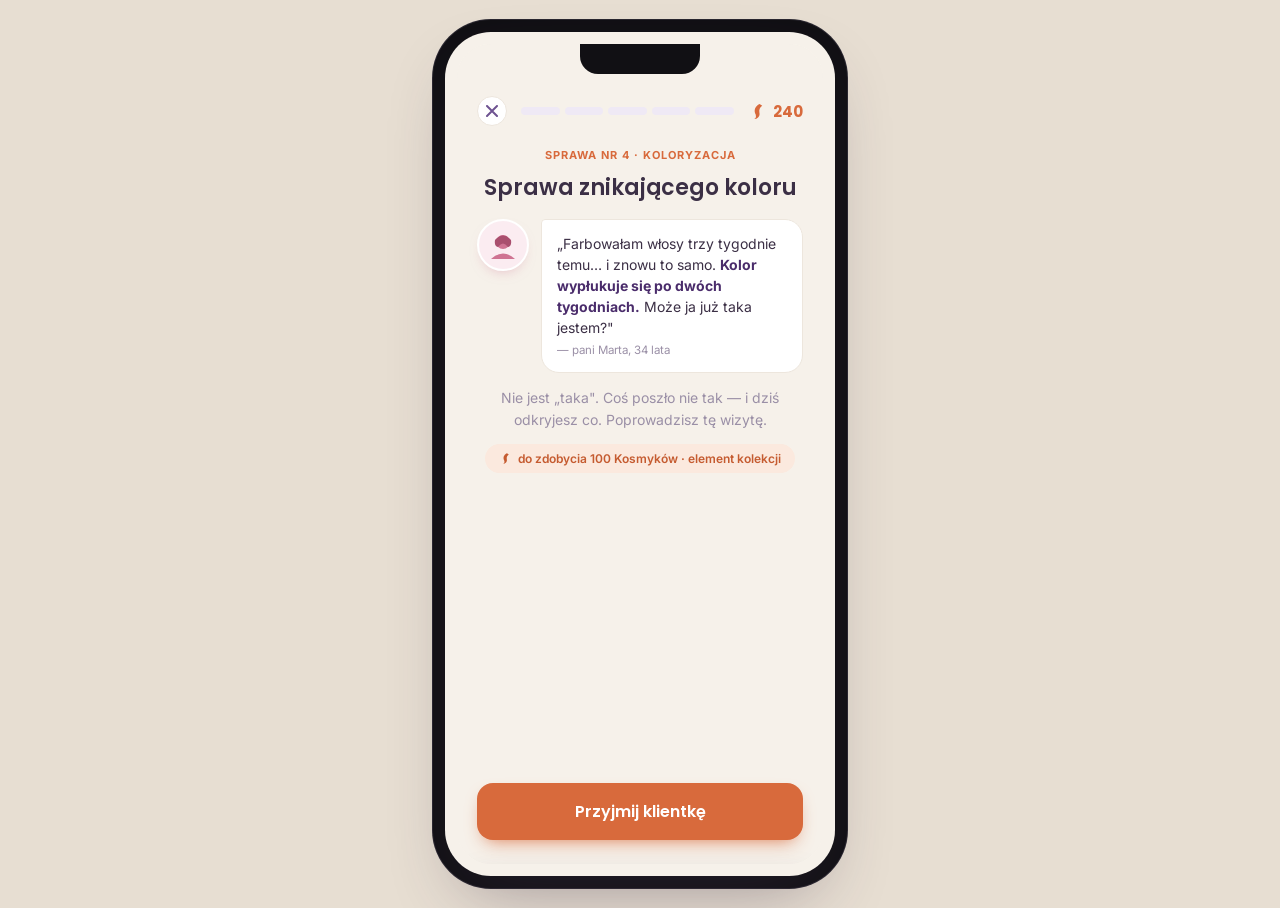
<file: prototypes/akademia-nowej-fali-lekcja-mvp.html>
<!DOCTYPE html>
<html lang="pl">
<head>
<meta charset="UTF-8">
<meta name="viewport" content="width=device-width, initial-scale=1.0">
<title>Akademia Nowej Fali — Lekcja MVP</title>
<link rel="preconnect" href="https://fonts.googleapis.com">
<link rel="preconnect" href="https://fonts.gstatic.com" crossorigin>
<link href="https://fonts.googleapis.com/css2?family=Poppins:wght@400;500;600;700&family=Inter:wght@400;500;600&display=swap" rel="stylesheet">
<style>
  :root{
    --bg:#F6F1EA; --card:#FFFFFF;
    --ink:#3B2F45; --muted:#9A8FA6; --line:#EDE6DD;
    --plum:#4A2C6B; --plum-soft:#6E5391; --plum-tint:#EFE9F5;
    --coral:#D86A3C; --coral-deep:#C55B30; --coral-tint:#FBE9DE;
    --sage:#7E9268; --sage-deep:#5F7449; --sage-tint:#EAF0E2;
    --gold:#D9982C; --gold-deep:#B07E15; --gold-tint:#FBF1DC;
    --pink:#CF7392; --pink-tint:#FBECF1;
    --red:#C6544F; --red-tint:#FBEBEA;
    --r-lg:24px; --r:18px; --r-sm:14px;
  }
  *{margin:0;padding:0;box-sizing:border-box;-webkit-font-smoothing:antialiased;}
  body{font-family:'Inter',sans-serif;background:#E7DED2;color:var(--ink);min-height:100vh;display:flex;align-items:center;justify-content:center;padding:32px 16px;}

  .device{width:390px;height:844px;background:var(--bg);border-radius:46px;padding:12px;position:relative;
    box-shadow:0 30px 70px -20px rgba(59,47,69,.45),0 0 0 12px #111014,0 0 0 13px #2a2730;}
  .notch{position:absolute;top:12px;left:50%;transform:translateX(-50%);width:120px;height:30px;background:#111014;border-radius:0 0 18px 18px;z-index:60;}
  .screen{width:100%;height:100%;background:var(--bg);border-radius:34px;overflow:hidden;position:relative;}

  .topbar{position:absolute;top:0;left:0;right:0;padding:52px 20px 14px;display:flex;align-items:center;gap:14px;z-index:30;background:var(--bg);}
  .close{width:30px;height:30px;border-radius:50%;background:var(--card);border:1px solid var(--line);display:flex;align-items:center;justify-content:center;flex-shrink:0;cursor:pointer;}
  .progress{flex:1;display:flex;gap:5px;}
  .progress .seg{flex:1;height:8px;border-radius:5px;background:var(--plum-tint);overflow:hidden;}
  .progress .seg > i{display:block;height:100%;width:0;background:var(--sage);border-radius:5px;transition:width .5s cubic-bezier(.3,.9,.3,1);}
  .kwrap{display:flex;align-items:center;gap:6px;flex-shrink:0;}
  .kwrap .num{font-family:'Poppins';font-weight:700;font-size:15px;color:var(--coral);transition:transform .18s ease;}
  .kwrap.pulse .num{transform:scale(1.3);}

  .stage{position:absolute;top:96px;bottom:0;left:0;right:0;overflow:hidden;}
  .step{position:absolute;inset:0;padding:8px 20px 24px;display:flex;flex-direction:column;
    opacity:0;visibility:hidden;transform:translateX(36px);transition:opacity .32s ease,transform .32s cubic-bezier(.25,.8,.3,1);}
  .step.active{opacity:1;visibility:visible;transform:translateX(0);}
  .step.exit{opacity:0;transform:translateX(-36px);}

  .kicker{font-size:11px;font-weight:700;letter-spacing:.8px;text-transform:uppercase;color:var(--plum-soft);margin-bottom:10px;}
  .qtext{font-family:'Poppins';font-weight:600;font-size:18px;line-height:1.35;margin-bottom:8px;}
  .spacer{flex:1;}

  /* klientka bubble */
  .client{display:flex;gap:12px;align-items:flex-start;margin-bottom:16px;}
  .client .face{width:52px;height:52px;border-radius:50%;background:var(--pink-tint);border:2px solid #fff;flex-shrink:0;display:flex;align-items:center;justify-content:center;box-shadow:0 6px 14px -8px rgba(207,115,146,.6);}
  .client .bubble{background:var(--card);border:1px solid var(--line);border-radius:4px 18px 18px 18px;padding:13px 15px;font-size:14px;line-height:1.5;color:var(--ink);}
  .client .bubble b{color:var(--plum);}

  /* intro */
  .intro{align-items:center;text-align:center;justify-content:center;}
  .intro .case-tag{font-size:11px;font-weight:700;letter-spacing:1px;text-transform:uppercase;color:var(--coral);margin-bottom:12px;}
  .intro h1{font-family:'Poppins';font-weight:600;font-size:22px;line-height:1.3;margin-bottom:12px;}
  .intro .client{margin:4px 0 14px;text-align:left;}
  .intro p{font-size:14px;color:var(--muted);line-height:1.55;max-width:290px;margin-bottom:14px;}
  .stake{display:inline-flex;align-items:center;gap:6px;background:var(--coral-tint);color:var(--coral-deep);font-weight:600;font-size:12px;padding:7px 14px;border-radius:20px;}

  /* options */
  .options{display:flex;flex-direction:column;gap:11px;}
  .opt{background:var(--card);border:1.5px solid var(--line);border-radius:var(--r);padding:15px 17px;font-size:14.5px;font-weight:500;cursor:pointer;display:flex;align-items:center;gap:13px;transition:border-color .15s,background .15s,transform .1s;}
  .opt:active{transform:scale(.99);}
  .opt .mark{width:23px;height:23px;border-radius:50%;border:2px solid var(--line);flex-shrink:0;display:flex;align-items:center;justify-content:center;transition:all .15s;}
  .opt.sel{border-color:var(--plum-soft);background:var(--plum-tint);}
  .opt.sel .mark{border-color:var(--plum-soft);}
  .opt.good{border-color:var(--sage);background:var(--sage-tint);}
  .opt.good .mark{border-color:var(--sage-deep);background:var(--sage-deep);}
  .opt.bad{border-color:var(--red);background:var(--red-tint);}
  .opt.locked{pointer-events:none;}

  .tf{display:grid;grid-template-columns:1fr 1fr;gap:12px;}
  .tf .opt{flex-direction:column;justify-content:center;text-align:center;padding:24px 12px;gap:8px;font-family:'Poppins';font-weight:600;font-size:15px;}

  /* karta zabiegu — znajdź błąd */
  .cardnote{background:var(--card);border:1px solid var(--line);border-radius:var(--r);overflow:hidden;}
  .cardnote .chead{background:var(--plum-tint);padding:11px 16px;font-size:11px;font-weight:700;letter-spacing:.6px;text-transform:uppercase;color:var(--plum-soft);}
  .row{padding:14px 16px;border-top:1px solid var(--line);font-size:14px;display:flex;align-items:center;gap:11px;cursor:pointer;transition:background .15s;}
  .row .dot{width:9px;height:9px;border-radius:50%;background:var(--line);flex-shrink:0;transition:background .15s;}
  .row.sel{background:var(--plum-tint);}
  .row.sel .dot{background:var(--plum-soft);}
  .row.good{background:var(--sage-tint);} .row.good .dot{background:var(--sage-deep);}
  .row.miss{background:var(--red-tint);} .row.miss .dot{background:var(--red);}
  .row.locked{pointer-events:none;}
  .hint{font-size:12px;color:var(--muted);margin-top:10px;text-align:center;}

  /* kolejność — tap w kolejności */
  .order{display:flex;flex-direction:column;gap:10px;}
  .ostep{background:var(--card);border:1.5px solid var(--line);border-radius:var(--r-sm);padding:13px 15px;font-size:14px;font-weight:500;cursor:pointer;display:flex;align-items:center;gap:12px;transition:all .18s;}
  .ostep .n{width:26px;height:26px;border-radius:50%;border:2px dashed #DCD3C7;flex-shrink:0;display:flex;align-items:center;justify-content:center;font-family:'Poppins';font-weight:600;font-size:13px;color:transparent;transition:all .18s;}
  .ostep.num{border-color:var(--plum-soft);background:var(--plum-tint);}
  .ostep.num .n{border:none;background:var(--plum-soft);color:#fff;}
  .ostep.good{border-color:var(--sage);background:var(--sage-tint);}
  .ostep.good .n{background:var(--sage-deep);color:#fff;border:none;}
  .ostep.shake{animation:shake .35s;}
  @keyframes shake{0%,100%{transform:translateX(0)}25%{transform:translateX(-5px)}75%{transform:translateX(5px)}}
  .order-reset{margin-top:10px;text-align:center;font-size:12px;color:var(--plum-soft);font-weight:600;cursor:pointer;}

  /* dopasowanie */
  .match{display:grid;grid-template-columns:1fr 1fr;gap:18px;}
  .mcol{display:flex;flex-direction:column;gap:10px;}
  .mcol .ttl{font-size:11px;font-weight:700;text-transform:uppercase;letter-spacing:.6px;color:var(--muted);text-align:center;}
  .chip{background:var(--card);border:1.5px solid var(--line);border-radius:var(--r-sm);padding:13px 8px;text-align:center;font-size:13px;font-weight:600;cursor:pointer;transition:all .15s;}
  .chip.sel{border-color:var(--plum-soft);background:var(--plum-tint);}
  .chip.done{border-color:var(--sage);background:var(--sage-tint);color:var(--sage-deep);pointer-events:none;}
  .chip.shake{animation:shake .35s;}

  .btn{width:100%;border:none;cursor:pointer;font-family:'Poppins';font-weight:600;font-size:16px;padding:16px;border-radius:16px;transition:transform .12s,background .12s;}
  .btn-primary{background:var(--coral);color:#fff;box-shadow:0 8px 18px -8px rgba(216,106,60,.9);}
  .btn-primary:active{transform:scale(.98);background:var(--coral-deep);}
  .btn-primary:disabled{background:#E4D9CC;color:#B3A79A;box-shadow:none;cursor:default;}
  .btn-ghost{background:transparent;color:var(--plum-soft);}

  /* feedback sheet */
  .feedback{position:absolute;left:0;right:0;bottom:0;background:#fff;border-radius:26px 26px 34px 34px;padding:20px 22px 26px;transform:translateY(112%);transition:transform .38s cubic-bezier(.2,.85,.25,1);box-shadow:0 -14px 34px -18px rgba(59,47,69,.35);z-index:40;max-height:78%;overflow-y:auto;}
  .feedback::-webkit-scrollbar{display:none;}
  .feedback.show{transform:translateY(0);}
  .fhead{display:flex;align-items:center;gap:12px;margin-bottom:10px;}
  .fic{width:40px;height:40px;border-radius:50%;display:flex;align-items:center;justify-content:center;flex-shrink:0;}
  .ftitle{font-family:'Poppins';font-weight:600;font-size:17px;}
  .kchip{margin-left:auto;display:inline-flex;align-items:center;gap:5px;background:var(--coral-tint);color:var(--coral-deep);font-weight:700;font-size:13px;padding:6px 11px;border-radius:16px;opacity:0;transform:scale(.6);transition:all .3s cubic-bezier(.2,1.4,.4,1) .25s;}
  .feedback.show .kchip{opacity:1;transform:scale(1);}
  .fclient{font-size:13.5px;line-height:1.5;color:var(--plum);background:var(--pink-tint);border-radius:12px;padding:11px 13px;margin-bottom:10px;font-style:italic;}
  .fwhy{font-size:13.5px;line-height:1.55;margin-bottom:12px;}
  .fwhy b{color:var(--plum);font-weight:600;}
  .feedback.ok .fic{background:var(--sage-tint);} .feedback.ok .ftitle{color:var(--sage-deep);}
  .feedback.no .fic{background:var(--red-tint);} .feedback.no .ftitle{color:var(--red);}

  .aha{background:var(--gold-tint);border:1px solid #F1E2C0;border-radius:14px;padding:12px 14px;margin-bottom:12px;display:none;opacity:0;transform:translateY(8px);transition:all .35s ease .4s;}
  .feedback.show .aha.on{display:block;opacity:1;transform:translateY(0);}
  .aha .at{font-size:10.5px;font-weight:700;letter-spacing:.8px;text-transform:uppercase;color:var(--gold-deep);margin-bottom:4px;display:flex;align-items:center;gap:5px;}
  .aha .ab{font-size:13px;line-height:1.5;color:#7A5A14;}

  .bonus{display:none;align-items:center;gap:8px;background:var(--plum-tint);color:var(--plum);font-weight:600;font-size:12.5px;padding:9px 13px;border-radius:12px;margin-bottom:12px;}
  .bonus.on{display:flex;}

  /* floating kosmyk */
  .float-k{position:absolute;right:20px;top:66px;display:flex;align-items:center;gap:4px;font-family:'Poppins';font-weight:700;font-size:15px;color:var(--coral);opacity:0;z-index:55;pointer-events:none;}
  .float-k.go{animation:floatUp 1s ease forwards;}
  @keyframes floatUp{0%{opacity:0;transform:translateY(14px) scale(.8)}25%{opacity:1;transform:translateY(4px) scale(1.05)}100%{opacity:0;transform:translateY(-30px) scale(1)}}

  /* done */
  .done-step{align-items:center;text-align:center;padding-top:14px;overflow-y:auto;}
  .done-step::-webkit-scrollbar{display:none;}
  .reveal{opacity:0;transform:translateY(14px);transition:all .45s ease;}
  .reveal.in{opacity:1;transform:translateY(0);}
  .solved{font-size:11px;font-weight:700;letter-spacing:1px;text-transform:uppercase;color:var(--sage-deep);margin-bottom:10px;}
  .done-face{width:96px;height:96px;border-radius:50%;background:var(--pink-tint);border:3px solid #fff;display:flex;align-items:center;justify-content:center;margin:0 auto 14px;box-shadow:0 14px 30px -14px rgba(207,115,146,.7);}
  .done-step h1{font-family:'Poppins';font-weight:600;font-size:21px;margin-bottom:4px;}
  .done-step .sub{font-size:13.5px;color:var(--muted);margin-bottom:18px;}

  .ktotal{background:var(--card);border:1px solid var(--line);border-radius:var(--r);padding:16px;width:100%;margin-bottom:12px;}
  .ktotal .kv{font-family:'Poppins';font-weight:700;font-size:30px;color:var(--coral);display:flex;align-items:center;justify-content:center;gap:8px;}
  .ktotal .kl{font-size:12px;color:var(--muted);margin-top:2px;}
  .perfect{display:none;margin-top:8px;font-size:12.5px;font-weight:600;color:var(--gold-deep);background:var(--gold-tint);border-radius:10px;padding:7px 12px;}
  .perfect.on{display:inline-block;}

  .collection{background:var(--card);border:1px solid var(--line);border-radius:var(--r);padding:16px;width:100%;margin-bottom:12px;}
  .chead2{display:flex;justify-content:space-between;align-items:center;margin-bottom:13px;}
  .cname{font-family:'Poppins';font-weight:600;font-size:14px;}
  .ccount{font-size:12px;color:var(--muted);font-weight:600;}
  .slots{display:flex;justify-content:center;gap:11px;margin-bottom:13px;}
  .slot{width:50px;height:50px;border-radius:50%;display:flex;align-items:center;justify-content:center;}
  .slot.filled{background:var(--plum-tint);}
  .slot.newb{background:var(--gold-tint);transform:scale(0);}
  .slot.newb.pop{animation:pop .55s cubic-bezier(.2,1.35,.4,1) forwards;}
  @keyframes pop{to{transform:scale(1)}}
  .slot.empty{border:2px dashed #DCD3C7;}
  .cprog{height:8px;background:var(--plum-tint);border-radius:5px;overflow:hidden;margin-bottom:8px;}
  .cprog > i{display:block;height:100%;width:60%;background:var(--gold);border-radius:5px;transition:width .7s ease .5s;}
  .cfoot{font-size:12px;color:var(--muted);}
  .cfoot b{color:var(--plum);font-weight:600;}

  .hook{width:100%;background:var(--plum);border-radius:var(--r);padding:15px 17px;color:#fff;text-align:left;display:flex;align-items:center;gap:13px;margin-bottom:14px;}
  .hook .ht{font-size:10.5px;font-weight:700;letter-spacing:.8px;text-transform:uppercase;color:#D9C7EE;margin-bottom:3px;}
  .hook .hn{font-family:'Poppins';font-weight:600;font-size:14px;line-height:1.35;}
  .done-btns{width:100%;display:flex;flex-direction:column;gap:8px;padding-bottom:10px;}
</style>
</head>
<body>
<div class="device">
  <div class="notch"></div>
  <div class="screen">

    <div class="topbar">
      <div class="close" onclick="restart()"><svg width="12" height="12" viewBox="0 0 12 12"><path d="M1 1l10 10M11 1L1 11" stroke="#6E5391" stroke-width="2" stroke-linecap="round"/></svg></div>
      <div class="progress" id="progress">
        <div class="seg"><i></i></div><div class="seg"><i></i></div><div class="seg"><i></i></div><div class="seg"><i></i></div><div class="seg"><i></i></div>
      </div>
      <div class="kwrap" id="kwrap">
        <svg width="19" height="19" viewBox="0 0 20 20"><path d="M12 2 C7 5 6 9 8 13 C9 16 8 18 6 18 C10 18 13 15 12 11 C11.4 8.5 12.5 5.5 15 4 C14 3 13 2.4 12 2Z" fill="#D86A3C"/></svg>
        <span class="num" id="kNum">240</span>
      </div>
    </div>

    <div class="float-k" id="floatK">+10</div>

    <div class="stage">

      <!-- INTRO -->
      <div class="step intro active" data-step="intro">
        <div class="case-tag">Sprawa nr 4 · Koloryzacja</div>
        <h1>Sprawa znikającego koloru</h1>
        <div class="client">
          <div class="face"><svg width="32" height="32" viewBox="0 0 32 32"><circle cx="16" cy="13" r="7" fill="#CF7392"/><path d="M4 30 Q16 19 28 30 Z" fill="#CF7392"/><path d="M8 11 Q16 2 24 11 Q25 17 21 18 Q16 11 11 18 Q7 17 8 11Z" fill="#A94F6E"/></svg></div>
          <div class="bubble">„Farbowałam włosy trzy tygodnie temu… i znowu to samo. <b>Kolor wypłukuje się po dwóch tygodniach.</b> Może ja już taka jestem?"<br><span style="font-size:11.5px;color:var(--muted);font-style:normal;">— pani Marta, 34 lata</span></div>
        </div>
        <p>Nie jest „taka". Coś poszło nie tak — i dziś odkryjesz co. Poprowadzisz tę wizytę.</p>
        <div class="stake">
          <svg width="13" height="13" viewBox="0 0 20 20"><path d="M12 2 C7 5 6 9 8 13 C9 16 8 18 6 18 C10 18 13 15 12 11 C11.4 8.5 12.5 5.5 15 4 C14 3 13 2.4 12 2Z" fill="#C55B30"/></svg>
          do zdobycia 100 Kosmyków · element kolekcji
        </div>
        <div class="spacer"></div>
        <button class="btn btn-primary" onclick="next()">Przyjmij klientkę</button>
      </div>

      <!-- Z1: wybór jednej odpowiedzi (wywiad) -->
      <div class="step" data-step="z1">
        <div class="kicker">Krok 1 · Wywiad</div>
        <div class="qtext">Od czego zaczniesz? Zapytaj panią Martę o jedną rzecz, która najwięcej Ci powie.</div>
        <div class="options" data-z="z1">
          <div class="opt" data-c="0"><span class="mark"></span>„Czy lubi pani swój obecny kolor?"</div>
          <div class="opt" data-c="1"><span class="mark"></span>„Jak i czym myje pani włosy na co dzień?"</div>
          <div class="opt" data-c="0"><span class="mark"></span>„Czy chce pani dziś coś zmienić we fryzurze?"</div>
        </div>
        <div class="spacer"></div>
        <button class="btn btn-primary" disabled onclick="check('z1')">Zapytaj</button>
      </div>

      <!-- Z2: prawda/fałsz (mit z salonu) -->
      <div class="step" data-step="z2">
        <div class="kicker">Krok 2 · Mit czy prawda?</div>
        <div class="client" style="margin-bottom:14px;">
          <div class="face"><svg width="32" height="32" viewBox="0 0 32 32"><circle cx="16" cy="13" r="7" fill="#CF7392"/><path d="M4 30 Q16 19 28 30 Z" fill="#CF7392"/><path d="M8 11 Q16 2 24 11 Q25 17 21 18 Q16 11 11 18 Q7 17 8 11Z" fill="#A94F6E"/></svg></div>
          <div class="bubble">„Myję włosy codziennie, byle jakim szamponem. Ale to chyba nie ma nic do koloru… prawda?"</div>
        </div>
        <div class="qtext" style="font-size:16.5px;">Sposób mycia włosów w domu nie ma wpływu na trwałość koloru.</div>
        <div class="tf options" data-z="z2">
          <div class="opt" data-c="0"><span style="font-size:22px;color:var(--sage-deep);">✓</span>Prawda</div>
          <div class="opt" data-c="1"><span style="font-size:22px;color:var(--pink);">✕</span>Mit</div>
        </div>
        <div class="spacer"></div>
        <button class="btn btn-primary" disabled onclick="check('z2')">Sprawdź</button>
      </div>

      <!-- Z3: znajdź błąd -->
      <div class="step" data-step="z3">
        <div class="kicker">Krok 3 · Znajdź błędy</div>
        <div class="qtext">W torebce pani Marty jest opis poprzedniego zabiegu z innego salonu. Zaznacz <b>2 błędy</b>, które zniszczyły kolor.</div>
        <div class="cardnote" id="z3card">
          <div class="chead">Karta zabiegu · 3 tygodnie temu</div>
          <div class="row" data-c="0"><span class="dot"></span>Kolor docelowy: ton w ton, bez rozjaśniania</div>
          <div class="row" data-c="1"><span class="dot"></span>Utleniacz: <b>&nbsp;12%</b></div>
          <div class="row" data-c="0"><span class="dot"></span>Czas wywołania: 35 minut</div>
          <div class="row" data-c="1"><span class="dot"></span>Po zabiegu: szampon głęboko oczyszczający</div>
        </div>
        <div class="hint" id="z3hint">Zaznaczono 0 z 2</div>
        <div class="spacer"></div>
        <button class="btn btn-primary" disabled onclick="check('z3')">Sprawdź</button>
      </div>

      <!-- Z4: dopasowanie -->
      <div class="step" data-step="z4">
        <div class="kicker">Krok 4 · Dobierz utleniacz</div>
        <div class="qtext">Zanim naprawisz kolor — połącz stężenia z ich zastosowaniem.</div>
        <div class="match">
          <div class="mcol" id="mLeft">
            <div class="ttl">Stężenie</div>
            <div class="chip" data-k="a">6%</div>
            <div class="chip" data-k="b">9%</div>
            <div class="chip" data-k="c">12%</div>
          </div>
          <div class="mcol" id="mRight">
            <div class="ttl">Zastosowanie</div>
            <div class="chip" data-k="c">rozjaśnianie 4–5 poziomów</div>
            <div class="chip" data-k="a">ton w ton</div>
            <div class="chip" data-k="b">rozjaśnienie 1–3 tony</div>
          </div>
        </div>
        <div class="spacer"></div>
        <button class="btn btn-primary" disabled onclick="check('z4')">Sprawdź</button>
      </div>

      <!-- Z5: ułóż kolejność -->
      <div class="step" data-step="z5">
        <div class="kicker">Krok 5 · Zaplanuj zabieg</div>
        <div class="qtext">Czas naprawić kolor pani Marty. Dotykaj etapów <b>we właściwej kolejności</b>.</div>
        <div class="order" id="z5order">
          <div class="ostep" data-o="2"><span class="n">·</span>Nałożenie farby z utleniaczem 6%</div>
          <div class="ostep" data-o="1"><span class="n">·</span>Diagnoza włosa i skóry głowy</div>
          <div class="ostep" data-o="5"><span class="n">·</span>Zakwaszenie — neutralizacja odczynu</div>
          <div class="ostep" data-o="3"><span class="n">·</span>Pełny czas wywołania koloru</div>
          <div class="ostep" data-o="4"><span class="n">·</span>Zmycie farby, mycie lekko kwaśnym szamponem</div>
        </div>
        <div class="order-reset" onclick="resetOrder()">Zacznij układanie od nowa</div>
        <div class="spacer"></div>
        <button class="btn btn-primary" disabled onclick="check('z5')">Zatwierdź plan</button>
      </div>

      <!-- DONE -->
      <div class="step done-step" data-step="done">
        <div class="reveal" id="r1">
          <div class="solved">Sprawa rozwiązana</div>
          <div class="done-face"><svg width="54" height="54" viewBox="0 0 32 32"><circle cx="16" cy="13" r="7" fill="#CF7392"/><path d="M4 30 Q16 19 28 30 Z" fill="#CF7392"/><path d="M8 11 Q16 2 24 11 Q25 17 21 18 Q16 11 11 18 Q7 17 8 11Z" fill="#A94F6E"/><path d="M12.5 15.5 Q16 18.5 19.5 15.5" fill="none" stroke="#fff" stroke-width="1.6" stroke-linecap="round"/></svg></div>
          <h1>Pani Marta wraca po 6 tygodniach</h1>
          <div class="sub">„Kolor wciąż trzyma. Pierwszy raz od lat!"</div>
        </div>

        <div class="reveal ktotal" id="r2">
          <div class="kv">
            <svg width="24" height="24" viewBox="0 0 20 20"><path d="M12 2 C7 5 6 9 8 13 C9 16 8 18 6 18 C10 18 13 15 12 11 C11.4 8.5 12.5 5.5 15 4 C14 3 13 2.4 12 2Z" fill="#D86A3C"/></svg>
            <span id="doneK">+0</span>
          </div>
          <div class="kl">Kosmyków za tę wizytę</div>
          <div class="perfect" id="perfect">✦ Perfekcyjna wizyta +20</div>
        </div>

        <div class="reveal collection" id="r3">
          <div class="chead2"><span class="cname">Kolekcja: Mistrzyni koloru</span><span class="ccount">4 / 5</span></div>
          <div class="slots">
            <div class="slot filled"><svg width="22" height="22" viewBox="0 0 24 24"><path d="M6 12 Q9 8 12 12 T18 12" fill="none" stroke="#6E5391" stroke-width="2.2" stroke-linecap="round"/></svg></div>
            <div class="slot filled"><svg width="22" height="22" viewBox="0 0 24 24"><path d="M7 12l3 3 6-6" fill="none" stroke="#6E5391" stroke-width="2.4" stroke-linecap="round" stroke-linejoin="round"/></svg></div>
            <div class="slot filled"><svg width="22" height="22" viewBox="0 0 24 24"><path d="M5 13 Q9 8 12 13 T19 13" fill="none" stroke="#6E5391" stroke-width="2.2" stroke-linecap="round"/></svg></div>
            <div class="slot newb" id="newSlot"><svg width="22" height="22" viewBox="0 0 24 24"><circle cx="12" cy="12" r="8" fill="none" stroke="#D9982C" stroke-width="2"/><path d="M9 12l2 2 4-4" fill="none" stroke="#D9982C" stroke-width="2.2" stroke-linecap="round" stroke-linejoin="round"/></svg></div>
            <div class="slot empty"></div>
          </div>
          <div class="cprog"><i id="cbar"></i></div>
          <div class="cfoot">Nowa odznaka: <b>„Detektyw koloru"</b> · jeszcze <b>1</b> do trofeum kolekcji</div>
        </div>

        <div class="reveal hook" id="r4">
          <svg width="26" height="26" viewBox="0 0 26 26" style="flex-shrink:0;"><rect x="4" y="6" width="18" height="16" rx="3" fill="none" stroke="#D9C7EE" stroke-width="2"/><path d="M10 6V4a3 3 0 0 1 6 0v2" fill="none" stroke="#D9C7EE" stroke-width="2"/><circle cx="13" cy="14" r="2.4" fill="#D9C7EE"/></svg>
          <div>
            <div class="ht">Następna sprawa</div>
            <div class="hn">Klientka, która rozjaśniała włosy sama w domu…</div>
          </div>
        </div>

        <div class="reveal done-btns" id="r5">
          <button class="btn btn-primary" onclick="restart()">Kontynuuj naukę</button>
          <button class="btn btn-ghost" onclick="restart()">Zobacz gablotkę</button>
        </div>
      </div>

    </div>

    <!-- FEEDBACK SHEET -->
    <div class="feedback" id="fb">
      <div class="fhead">
        <div class="fic" id="fic"></div>
        <div class="ftitle" id="ftitle"></div>
        <div class="kchip" id="fkchip">
          <svg width="13" height="13" viewBox="0 0 20 20"><path d="M12 2 C7 5 6 9 8 13 C9 16 8 18 6 18 C10 18 13 15 12 11 C11.4 8.5 12.5 5.5 15 4 C14 3 13 2.4 12 2Z" fill="#C55B30"/></svg>
          <span id="fkval">+10</span>
        </div>
      </div>
      <div class="fclient" id="fclient" style="display:none;"></div>
      <div class="fwhy" id="fwhy"></div>
      <div class="bonus" id="fbonus">✦ Pewna ręka — 3 poprawne z rzędu <b style="color:var(--coral);">+5</b></div>
      <div class="aha" id="faha"><div class="at">✦ Warto wiedzieć</div><div class="ab" id="fahab"></div></div>
      <button class="btn btn-primary" onclick="advance()">Dalej</button>
    </div>

  </div>
</div>

<script>
  const order = ['intro','z1','z2','z3','z4','z5','done'];
  const segIdx = {z1:0,z2:1,z3:2,z4:3,z5:4};
  const reward = {z1:10,z2:10,z3:15,z4:15,z5:25};
  let cur='intro', kos=240, earned=0, streak=0, mistakes=0, bonusGiven=false;

  const FB = {
    z1:{t:'Dobre oko',client:'„Myję codziennie, bardzo gorącą wodą… taki mam nawyk."',
        w:'Na włosach <b>porowatych i uszkodzonych</b> barwnik wypłukuje się szybciej przy każdym myciu — a codzienne mycie i nieodpowiednie kosmetyki przyspieszają ten proces. Ale to zwykle nie jedyna przyczyna. Sprawdźmy głębiej.'},
    z2:{t:'To mit — i go rozbroiłaś',client:null,
        w:'Po koloryzacji zaleca się szampony <b>bezalkaliczne lub lekko kwaśne</b> — zasadowe środowisko rozchyla łuskę i sprzyja wypłukiwaniu pigmentu. A woda do mycia powinna mieć <b>38–40°C</b>, do spłukiwania nieco chłodniejsza.'},
    z3:{t:'Rozwiązałaś to',client:null,
        w:'Do farbowania ton w ton używa się <b>6%</b> — utleniacz 12% służy do rozjaśniania o 4–5 poziomów i niepotrzebnie zniszczył łuskę. A szampon głęboko oczyszczający tuż po koloryzacji dosłownie <b>wypłukał świeży pigment</b>.',
        aha:'Dobór stężenia utleniacza to jedno z najczęściej sprawdzanych zagadnień na egzaminie czeladniczym — i częsty błąd początkujących stylistek. Ty już go nie popełnisz.'},
    z4:{t:'Dokładnie tak',client:null,
        w:'<b>6% — ton w ton</b>, <b>9% — rozjaśnienie o 1–3 tony</b> (i krycie siwych), <b>12% — rozjaśnianie 4–5 poziomów</b>. Ta tabela wraca na egzaminie w różnych formach.'},
    z5:{t:'Plan idealny',client:'„Co mam robić, żeby TYM RAZEM się utrzymał?" — pyta na koniec pani Marta. Ty już wiesz: łagodne, lekko kwaśne szampony i woda ok. 38–40°C.',
        w:'Po farbowaniu najpierw <b>zmywa się nadmiar barwnika</b>, potem myje szamponem <b>bezalkalicznym lub lekko kwaśnym</b>, a na końcu <b>zakwasza</b> — kwasy działają ściągająco i domykają łuskę po zabiegu, który ją rozchylił.',
        aha:'Pytania „jakimi środkami myjemy włosy po zabiegu chemicznym?" oraz „po co zakwaszamy włos?" padają na egzaminie czeladniczym wprost — właśnie odpowiedziałaś na oba w praktyce.'}
  };

  /* transitions */
  function show(step){
    const from=document.querySelector('.step.active');
    if(from){ from.classList.add('exit'); from.classList.remove('active');
      setTimeout(()=>from.classList.remove('exit'),340); }
    setTimeout(()=>{
      document.querySelector('[data-step="'+step+'"]').classList.add('active');
      cur=step;
      if(step==='done') runDone();
    },120);
  }
  function next(){ show(order[order.indexOf(cur)+1]); }

  /* Z1/Z2 single select */
  document.querySelectorAll('.options').forEach(box=>{
    box.querySelectorAll('.opt').forEach(o=>o.addEventListener('click',()=>{
      if(o.classList.contains('locked'))return;
      box.querySelectorAll('.opt').forEach(x=>x.classList.remove('sel'));
      o.classList.add('sel');
      o.closest('.step').querySelector('.btn-primary').disabled=false;
    }));
  });

  /* Z3 znajdź błąd */
  const z3rows=[...document.querySelectorAll('#z3card .row')];
  z3rows.forEach(r=>r.addEventListener('click',()=>{
    if(r.classList.contains('locked'))return;
    r.classList.toggle('sel');
    const n=z3rows.filter(x=>x.classList.contains('sel')).length;
    document.getElementById('z3hint').textContent='Zaznaczono '+n+' z 2';
    document.querySelector('[data-step="z3"] .btn-primary').disabled=(n!==2);
  }));

  /* Z4 matching */
  let mSel=null,mDone=0;
  document.querySelectorAll('#mLeft .chip').forEach(c=>c.addEventListener('click',()=>{
    if(c.classList.contains('done'))return;
    document.querySelectorAll('#mLeft .chip').forEach(x=>x.classList.remove('sel'));
    c.classList.add('sel');mSel=c;
  }));
  document.querySelectorAll('#mRight .chip').forEach(c=>c.addEventListener('click',()=>{
    if(c.classList.contains('done')||!mSel)return;
    if(c.dataset.k===mSel.dataset.k){
      c.classList.add('done');mSel.classList.add('done');mSel.classList.remove('sel');mSel=null;mDone++;
      if(mDone===3)document.querySelector('[data-step="z4"] .btn-primary').disabled=false;
    }else{
      mistakes++; c.classList.add('shake');setTimeout(()=>c.classList.remove('shake'),350);
    }
  }));

  /* Z5 tap-order */
  let oNext=1;
  const oSteps=[...document.querySelectorAll('#z5order .ostep')];
  oSteps.forEach(s=>s.addEventListener('click',()=>{
    if(s.classList.contains('num'))return;
    if(parseInt(s.dataset.o)===oNext){
      s.classList.add('num');s.querySelector('.n').textContent=oNext;oNext++;
      if(oNext===6)document.querySelector('[data-step="z5"] .btn-primary').disabled=false;
    }else{
      mistakes++; s.classList.add('shake');setTimeout(()=>s.classList.remove('shake'),350);
    }
  }));
  function resetOrder(){
    oNext=1;
    oSteps.forEach(s=>{s.classList.remove('num','good');s.querySelector('.n').textContent='·';});
    document.querySelector('[data-step="z5"] .btn-primary').disabled=true;
  }

  /* check + feedback */
  function check(z){
    let ok=true;
    if(z==='z1'||z==='z2'){
      const box=document.querySelector('.options[data-z="'+z+'"]');
      const sel=box.querySelector('.opt.sel');
      ok = sel && sel.dataset.c==='1';
      box.querySelectorAll('.opt').forEach(o=>{
        o.classList.add('locked');
        if(o.dataset.c==='1')o.classList.add('good');
        else if(o.classList.contains('sel'))o.classList.add('bad');
      });
    } else if(z==='z3'){
      ok = z3rows.every(r=> (r.dataset.c==='1')===r.classList.contains('sel'));
      z3rows.forEach(r=>{
        r.classList.add('locked');r.classList.remove('sel');
        if(r.dataset.c==='1')r.classList.add(ok?'good':(r.classList.contains('sel')?'good':'miss'));
      });
      if(ok) z3rows.forEach(r=>{if(r.dataset.c==='1'){r.classList.remove('miss');r.classList.add('good');}});
    } else if(z==='z4'||z==='z5'){
      ok=true;
      if(z==='z5')oSteps.forEach(s=>s.classList.add('good'));
    }
    if(!ok)mistakes++;
    openFB(z,ok);
  }

  function openFB(z,ok){
    const d=FB[z];
    const fb=document.getElementById('fb');
    fb.classList.remove('ok','no');fb.classList.add(ok?'ok':'no');
    document.getElementById('ftitle').textContent= ok?d.t:'Prawie — spójrz jeszcze raz';
    document.getElementById('fic').innerHTML= ok
      ?'<svg width="20" height="20" viewBox="0 0 24 24"><path d="M5 13l4 4L19 7" fill="none" stroke="#5F7449" stroke-width="2.6" stroke-linecap="round" stroke-linejoin="round"/></svg>'
      :'<svg width="18" height="18" viewBox="0 0 24 24"><path d="M12 5v8m0 4v.5" stroke="#C6544F" stroke-width="2.6" stroke-linecap="round"/></svg>';
    const fc=document.getElementById('fclient');
    if(ok&&d.client){fc.style.display='block';fc.textContent=d.client;}else{fc.style.display='none';}
    document.getElementById('fwhy').innerHTML=d.w;
    document.getElementById('fkchip').style.display= ok?'inline-flex':'none';
    document.getElementById('fkval').textContent='+'+reward[z];

    /* streak bonus */
    if(ok){streak++;}else{streak=0;}
    const showBonus= ok && streak===3 && !bonusGiven;
    document.getElementById('fbonus').classList.toggle('on',showBonus);
    if(showBonus)bonusGiven=true;

    /* aha */
    const aha=document.getElementById('faha');
    if(ok&&d.aha){aha.classList.add('on');document.getElementById('fahab').textContent=d.aha;}
    else aha.classList.remove('on');

    fb.dataset.z=z; fb.dataset.ok=ok?'1':'0'; fb.dataset.bonus=showBonus?'1':'0';
    fb.classList.add('show');
  }

  function advance(){
    const fb=document.getElementById('fb');
    fb.classList.remove('show');
    const z=fb.dataset.z;
    if(fb.dataset.ok==='1'){
      let n=reward[z]+(fb.dataset.bonus==='1'?5:0);
      award(n);
    }
    document.querySelectorAll('#progress .seg')[segIdx[z]].querySelector('i').style.width='100%';
    setTimeout(next,300);
  }

  function award(n){
    earned+=n;kos+=n;
    const fk=document.getElementById('floatK');
    fk.textContent='+'+n;fk.classList.remove('go');void fk.offsetWidth;fk.classList.add('go');
    setTimeout(()=>{
      document.getElementById('kNum').textContent=kos;
      const kw=document.getElementById('kwrap');
      kw.classList.add('pulse');setTimeout(()=>kw.classList.remove('pulse'),240);
    },380);
  }

  /* done sequence — staged reveals */
  function runDone(){
    const perfect = mistakes===0;
    if(perfect){earned+=20;kos+=20;document.getElementById('kNum').textContent=kos;}
    ['r1','r2','r3','r4','r5'].forEach((id,i)=>{
      setTimeout(()=>document.getElementById(id).classList.add('in'), 250+i*450);
    });
    setTimeout(()=>{
      let c=0;const el=document.getElementById('doneK');
      const iv=setInterval(()=>{c+=2;if(c>=earned){c=earned;clearInterval(iv);}el.textContent='+'+c;},22);
      if(perfect)setTimeout(()=>document.getElementById('perfect').classList.add('on'),earned*13);
    },800);
    setTimeout(()=>document.getElementById('newSlot').classList.add('pop'),1650);
    setTimeout(()=>{document.getElementById('cbar').style.width='80%';},1900);
  }

  function restart(){
    kos=240;earned=0;streak=0;mistakes=0;bonusGiven=false;
    document.getElementById('kNum').textContent=240;
    document.querySelectorAll('#progress .seg i').forEach(i=>i.style.width='0');
    document.querySelectorAll('.opt').forEach(o=>o.classList.remove('sel','good','bad','locked'));
    document.querySelectorAll('.row').forEach(r=>{r.classList.remove('sel','good','miss','locked');});
    document.getElementById('z3hint').textContent='Zaznaczono 0 z 2';
    document.querySelectorAll('.chip').forEach(c=>c.classList.remove('sel','done'));
    mSel=null;mDone=0;resetOrder();
    document.querySelectorAll('.step .btn-primary').forEach(b=>{if(!b.closest('.intro')&&!b.closest('.done-step'))b.disabled=true;});
    document.querySelectorAll('.reveal').forEach(r=>r.classList.remove('in'));
    document.getElementById('newSlot').classList.remove('pop');
    document.getElementById('cbar').style.width='60%';
    document.getElementById('doneK').textContent='+0';
    document.getElementById('perfect').classList.remove('on');
    document.getElementById('fb').classList.remove('show');
    show('intro');
  }
</script>
</body>
</html>
</file>
<file: css/styles.css>
/* ============================================================
   Akademia Nowej Fali — paleta z nowego oka + wzornika
   off-white bg + pink / orange / yellow accents (matte, flat)
   ============================================================ */
@import url('animations.css');

:root{
  /* Tło off-white pod złote logo NF; akcenty z oka bez zmian
     (pink #E86BA8 / hot #FF4794, orange #F7A527, yellow #FFD40A) */
  --color-background:#F7F4EE;
  --color-pink:#E86BA8;
  --color-pink-hot:#FF4794;
  --color-mustard:#FFD40A;
  --color-magenta:#E86BA8;
  --color-orange:#F7A527;
  --color-surface:#F1E9D7;
  --color-ink:#2A1F24;
  --color-text-muted:#6B4A58;
  --color-line:#E5C4D0;

  --color-navy:var(--color-ink);
  --color-rose:var(--color-pink-hot);
  --color-coral:var(--color-pink-hot);
  --color-peach:#F7E6D4;
  --color-sage:#E8D4C0;
  --color-mint:#F6EFDF;
  --color-olive:#6B4A58;
  --color-pink-soft:#F5C4D8;
  --color-yellow:var(--color-mustard);

  --bg:var(--color-background);
  --card:var(--color-surface);
  --ink:var(--color-ink);
  --ink-muted:var(--color-text-muted);
  --muted:var(--color-text-muted);
  --navy:var(--color-ink);
  --rose:var(--color-pink-hot);
  --coral:var(--color-pink-hot);
  --magenta:var(--color-pink);
  --peach:var(--color-peach);
  --mustard:var(--color-mustard);
  --sage:var(--color-sage);
  --mint:var(--color-mint);
  --olive:var(--color-olive);
  --line:var(--color-line);
  --terracotta:var(--color-orange);
  --dusty-pink:#F0A0C0;
  --cream:var(--color-surface);
  --plum-tint:#F8D6E6;
  --red-tint:#F8D0E0;
  --gold-tint:#FFE9A0;
  --brand-gold:#C8A880;
  --brand-brown:#4A3226;
  --pink-soft:var(--color-pink-soft);
  --orange:var(--color-orange);
  --yellow:var(--color-mustard);
  --pink:var(--color-pink);
  --pink-hot:var(--color-pink-hot);

  --r-lg:28px;
  --r:20px;
  --r-sm:14px;
  --radius-lg:28px;
  --radius:20px;
  --radius-sm:14px;
  --shadow-soft:0 14px 36px -20px rgba(42,31,36,.22);
  --shadow-card:0 12px 30px -16px rgba(42,31,36,.16);
}

*{margin:0;padding:0;box-sizing:border-box;-webkit-font-smoothing:antialiased;}
html{overflow-x:hidden;}
body{font-family:'Inter',sans-serif;background:#D45A94;color:var(--ink);min-height:100vh;min-height:100dvh;display:flex;align-items:center;justify-content:center;padding:32px 16px;font-size:15px;overflow-x:hidden;}

.device{width:390px;height:844px;max-width:100vw;background:var(--bg);border-radius:46px;padding:12px;position:relative;
  box-shadow:0 28px 64px -24px rgba(42,31,36,.28),0 0 0 12px #1a1014,0 0 0 13px #2a1a22;overflow:hidden;}
.notch{position:absolute;top:12px;left:50%;transform:translateX(-50%);width:120px;height:30px;background:#1a1014;border-radius:0 0 18px 18px;z-index:60;}
.screen{width:100%;height:100%;background:var(--bg);border-radius:34px;overflow:hidden;position:relative;}
.screen-shell .view-scroll{height:100%;overflow-y:auto;overflow-x:hidden;scrollbar-width:none;padding-bottom:calc(110px + env(safe-area-inset-bottom,0px));position:relative;-webkit-overflow-scrolling:touch;}
.screen-shell .view-scroll::-webkit-scrollbar{display:none;}

.view{display:none;position:absolute;inset:0;}
.view.active{display:block;}
.view-lesson{overflow:hidden;}

/* ---- motyw oka ---- */
.eye-motif{display:inline-block;vertical-align:middle;flex-shrink:0;}
.eye-motif svg,.eye-motif img{display:block;width:100%;height:auto;}
.eye-motif--hint{width:26px;height:16px;margin-right:6px;opacity:.95;}
.eye-motif--done{width:72px;height:auto;margin:0 auto 14px;opacity:.96;}

/* ---- HOME: ekran edytorialowy ---- */
.home-editorial{
  position:relative;padding:0 0 22px;overflow:hidden;
  background:var(--bg);
  border-bottom:1px solid var(--line);
}
.home-editorial-blobs{display:none;}
/* Złote logo NF — główny znak marki; oko zostaje jako delikatny akcent */
.home-topbar{
  display:flex;justify-content:space-between;align-items:flex-start;gap:10px;
  margin:4px 0 2px;
}
.home-brand-logo{
  margin:0;width:76px;max-width:28%;flex-shrink:0;
}
.home-brand-logo img{
  width:100%;height:auto;display:block;
}
.home-editorial-eye{
  /* Przy prawej krawędzi, obok topbara (avatar/Kosmyki są przesunięte w lewo) */
  position:absolute;top:88px;right:-4px;width:108px;height:auto;
  pointer-events:none;z-index:1;opacity:.42;
}
.home-editorial-eye img{
  width:100%;height:auto;display:block;
  border-radius:0;
}
.home-editorial-body{position:relative;z-index:2;padding:0 20px 4px;}
.home-tagline{
  margin-top:18px;display:flex;flex-direction:column;gap:5px;
  max-width:min(100%,300px);width:max-content;
}
.home-tagline-line{font-family:'Poppins';font-weight:600;font-size:14px;line-height:1.45;color:var(--navy);width:max-content;}
.home-tagline-line--strong{font-weight:700;font-size:15px;line-height:1.35;color:var(--navy);}
.header,.greet,.header-side,.home-tagline,.home-topbar{position:relative;z-index:2;}

.status{display:flex;justify-content:space-between;align-items:center;padding:16px 26px 4px;font-family:'Poppins';font-weight:600;font-size:14px;color:var(--ink);position:relative;z-index:2;}
.status .icons{display:flex;gap:6px;align-items:center;}
.content{padding:20px 20px 24px;}
.content-tight{padding-top:0;}

.header{display:flex;justify-content:space-between;align-items:flex-start;margin:10px 0 0;gap:10px;}
/* W jednym rzędzie z logo — po lewej od oka, bez nachodzenia */
.header-side{
  display:flex;align-items:center;gap:10px;flex-shrink:0;
  margin-top:4px;margin-right:108px;
}
.greet .hello{
  font-family:'Cormorant Garamond',Georgia,serif;font-weight:700;font-size:34px;
  color:var(--brand-brown);line-height:1.08;letter-spacing:.01em;
}
.greet .hello-heart{color:var(--brand-gold);font-weight:700;margin-left:4px;}
.greet .sub{font-size:14px;color:var(--ink-muted);margin-top:5px;font-weight:500;}
.kosmyk-pill{display:flex;align-items:center;gap:7px;background:var(--card);border:1.5px solid rgba(255,71,148,.35);padding:9px 14px 9px 11px;border-radius:22px;box-shadow:var(--shadow-soft);}
.kosmyk-pill .num{font-family:'Poppins';font-weight:700;font-size:16px;color:var(--pink-hot);}
.kosmyk-pill .lbl{font-size:11px;color:var(--muted);font-weight:600;}
.avatar{width:46px;height:46px;border-radius:50%;background:var(--plum-tint);display:flex;align-items:center;justify-content:center;overflow:hidden;flex-shrink:0;border:2px solid var(--card);box-shadow:var(--shadow-soft);cursor:pointer;padding:0;}
.avatar-img{width:100%;height:100%;object-fit:cover;object-position:center top;display:block;pointer-events:none;}
.avatar .avatar-img,.profile-avatar .avatar-img,.avatar-pick .avatar-img{border-radius:50%;}

.stats{display:grid;grid-template-columns:1fr 1fr;gap:12px;margin-bottom:22px;}
.stat-card{background:var(--card);border-radius:var(--radius);padding:15px 16px;border:1.5px solid var(--line);box-shadow:var(--shadow-soft);}
.stat-card--level{border-color:rgba(247,165,39,.4);background:linear-gradient(180deg,#FFFCFA 0%,var(--mint) 160%);}
.stat-card--streak{background:linear-gradient(180deg,#FFF8F4 0%,#FFE4F0 180%);border-color:rgba(232,107,168,.35);}
.stat-top{display:flex;justify-content:space-between;align-items:flex-start;gap:8px;margin-bottom:11px;}
.stat-label{font-size:10px;color:var(--olive);font-weight:700;text-transform:uppercase;letter-spacing:.75px;line-height:1.3;}
.stat-card--streak .stat-label{color:var(--rose);}
.stat-val{font-family:'Poppins';font-weight:700;font-size:16px;color:var(--navy);white-space:nowrap;}
.stat-val small{font-weight:600;font-size:12px;color:var(--muted);}
.stat-foot{font-size:12px;color:var(--muted);margin-top:8px;line-height:1.35;font-weight:500;}
.bar{height:6px;background:var(--cream);border-radius:4px;overflow:hidden;}
.bar > i{display:block;height:100%;background:var(--orange);border-radius:4px;transition:width .7s cubic-bezier(.25,.9,.35,1);}
.stat-card--streak .bar > i{background:var(--pink-hot);}

.course-progress{background:var(--card);border:1.5px solid var(--line);border-radius:var(--radius);padding:16px 16px 14px;margin-bottom:22px;box-shadow:var(--shadow-soft);position:relative;overflow:hidden;}
.course-progress::before{
  content:'';position:absolute;top:-18px;right:-14px;width:72px;height:72px;border-radius:50%;
  background:var(--mustard);opacity:.14;pointer-events:none;
}
.course-progress-head{display:flex;justify-content:space-between;align-items:baseline;gap:8px;margin-bottom:12px;position:relative;z-index:1;}
.course-progress-label{font-size:10px;font-weight:700;text-transform:uppercase;letter-spacing:.75px;color:var(--olive);}
.course-progress-val{font-family:'Poppins';font-weight:700;font-size:13px;color:var(--navy);text-align:right;}
.course-progress-track{display:flex;gap:6px;margin-bottom:10px;position:relative;z-index:1;}
.course-seg{flex:1;height:10px;border-radius:5px;background:var(--cream);border:1px solid rgba(228,212,194,.9);transition:background .35s ease,border-color .35s ease;}
.course-seg.is-filled{background:var(--orange);border-color:var(--orange);}
.course-seg.is-current{background:var(--mustard);border-color:var(--pink-hot);}
.course-progress-foot{font-size:12px;color:var(--muted);line-height:1.4;font-weight:500;position:relative;z-index:1;}

.stat-card--streak .streak-visual{display:flex;align-items:center;gap:8px;margin-bottom:8px;}
.streak-kosmyk{flex-shrink:0;display:block;}
.streak-days{display:flex;gap:4px;flex:1;align-items:flex-end;height:20px;}
.streak-day{flex:1;height:10px;border-radius:4px;background:var(--mint);border:1.5px solid transparent;box-sizing:border-box;transition:height .25s ease,background .25s ease;}
.streak-day.is-on{background:var(--sage);height:14px;}
.streak-day.is-today{background:var(--coral);height:17px;border-color:var(--navy);}
.streak-bar{height:4px;background:var(--cream);border-radius:3px;overflow:hidden;margin-bottom:6px;}
.streak-bar > i{display:block;height:100%;background:var(--mustard);border-radius:3px;transition:width .6s ease;}

/* ---- karta Kontynuuj naukę ---- */
.continue-card{position:relative;overflow:hidden;border:none!important;margin-bottom:18px;padding:0!important;background:transparent!important;box-shadow:none!important;}
.continue-card--ph .continue-surface{
  background:linear-gradient(145deg,var(--mint) 0%,#C9DDB8 55%,var(--cream) 120%);
  border-color:rgba(107,122,79,.28);
}
.continue-card--hair .continue-surface{
  background:linear-gradient(150deg,#FFE4DC 0%,var(--pink-soft) 50%,#FFF0E8 100%);
  border-color:rgba(217,123,148,.35);
}
.continue-card--numeracja .continue-surface{
  background:var(--mint);
  border-color:rgba(166,181,141,.4);
}
.continue-surface{position:relative;z-index:1;background:var(--peach);border:1.5px solid var(--line);border-radius:var(--radius-lg);padding:22px 20px 20px;box-shadow:var(--shadow-card);}
.continue-surface.editorial-grain{overflow:hidden;}
.continue-surface::before{
  content:'';position:absolute;width:110px;height:110px;border-radius:42% 58% 50% 50%;
  top:-36px;left:-28px;background:var(--mustard);opacity:.16;pointer-events:none;z-index:0;
}
.continue-card--hair .continue-surface::before{background:var(--coral);opacity:.14;}
.continue-card--numeracja .continue-surface::before{background:var(--olive);opacity:.14;}
.continue-motif{position:absolute!important;top:-4px;right:-14px;width:128px!important;height:96px!important;opacity:1;pointer-events:none;z-index:0;}
.continue-motif svg{width:100%;height:100%;display:block;}
.continue-card .eyebrow{font-size:10px;font-weight:700;letter-spacing:1.1px;text-transform:uppercase;color:var(--olive);margin-bottom:6px;}
.continue-card--hair .eyebrow{color:var(--rose);}
.continue-card--numeracja .eyebrow{color:var(--olive);}
.continue-card h2{font-family:'Poppins';font-weight:700;font-size:23px;line-height:1.12;margin:0 0 6px;color:var(--navy);letter-spacing:-.02em;}
.continue-card .meta{font-size:13px;font-weight:600;color:var(--ink-muted);margin-bottom:14px;line-height:1.35;}
.home-module-progress{margin-bottom:16px;}
.home-module-progress-label{display:block;font-size:12px;font-weight:600;color:var(--navy);margin-bottom:8px;}
.continue-card .hbar{height:6px;background:rgba(255,251,245,.72);border-radius:4px;overflow:hidden;}
.continue-card .hbar > i{display:block;height:100%;background:var(--coral);border-radius:4px;transition:width .9s cubic-bezier(.25,.9,.35,1);}
.continue-card--ph .hbar > i{background:var(--coral);}
.continue-card--hair .hbar > i{background:var(--mustard);}
.continue-card--numeracja .hbar > i{background:var(--olive);}
.cta{width:100%;border:none;cursor:pointer;background:var(--navy);color:#fff;font-family:'Poppins';font-weight:700;font-size:16px;padding:15px;border-radius:var(--r-sm);display:flex;align-items:center;justify-content:center;gap:8px;box-shadow:0 12px 28px -14px rgba(26,39,68,.48);transition:transform .12s ease,background .12s ease;}
.cta:active{transform:scale(.98);background:#121c32;}
.cta:disabled{opacity:.5;cursor:default;box-shadow:none;}

.home-section-hidden{display:none!important;}
.home-notice{margin:0 0 14px;padding:12px 14px;border-radius:var(--r);background:var(--mint);color:var(--olive);font-size:13px;line-height:1.45;font-weight:600;border:1px solid rgba(126,140,104,.22);}
.sec-head{display:flex;justify-content:space-between;align-items:baseline;margin:6px 2px 12px;}
.sec-head h3{font-family:'Poppins';font-weight:700;font-size:18px;color:var(--navy);letter-spacing:-.01em;}
.sec-head a{font-size:12px;color:var(--navy);font-weight:700;text-decoration:none;pointer-events:none;opacity:.45;}

.home-lessons{margin-bottom:24px;}
.home-lessons-note{font-size:12px;line-height:1.45;color:var(--muted);font-weight:500;margin:0 2px 12px;padding:0;}
.home-module{margin-bottom:28px;}
.home-module:last-child{margin-bottom:8px;}

/* ---- kafelki lekcji ---- */
.lesson-tile{margin-bottom:10px;transition:transform .25s ease,box-shadow .25s ease,border-color .25s ease;}
.lesson-tile:last-child{margin-bottom:0;}
.lesson-tile.mission{display:flex;align-items:center;gap:14px;border-radius:var(--radius);padding:14px 16px;background:var(--card);border:1.5px solid var(--line);box-shadow:var(--shadow-soft);}
.lesson-tile:not(.is-locked):not(.is-completed){
  border-color:transparent;border-width:0;background:var(--card);
  box-shadow:inset 4px 0 0 var(--coral),var(--shadow-soft);
}
.lesson-tile.is-completed{
  background:linear-gradient(90deg,var(--mint) 0%,var(--card) 70%);
  border-color:rgba(143,168,122,.4);border-width:1.5px;
  box-shadow:inset 4px 0 0 var(--sage),var(--shadow-soft);
}
.lesson-tile.is-completed .txt .k{color:var(--olive);font-weight:700;}
.lesson-tile.is-locked{align-items:flex-start;justify-content:space-between;gap:12px;background:var(--cream);border-color:var(--line);opacity:1;padding:14px 14px 14px 16px;box-shadow:none;}
.lesson-tile.is-locked .lesson-tile-body{flex:1;min-width:0;}
.lesson-tile.is-locked .k{font-size:10px;font-weight:700;letter-spacing:.85px;text-transform:uppercase;color:var(--muted);margin-bottom:6px;}
.lesson-tile.is-locked .t{font-family:'Poppins';font-weight:700;font-size:15px;line-height:1.38;color:var(--navy);margin:0;overflow-wrap:break-word;word-wrap:break-word;hyphens:auto;}
.lesson-tile-lock{flex-shrink:0;width:42px;height:42px;display:flex;align-items:center;justify-content:center;background:var(--card);border:1.5px solid var(--line);border-radius:13px;margin-top:2px;}

.mission .ill{width:50px;height:50px;border-radius:16px;background:var(--cream);display:flex;align-items:center;justify-content:center;flex-shrink:0;border:1.5px solid var(--line);}
.lesson-tile:not(.is-locked):not(.is-completed) .ill{background:#FFE8DE;border-color:rgba(232,106,74,.3);}
.lesson-tile.is-completed .ill{background:rgba(255,251,245,.7);border-color:rgba(143,168,122,.3);}
.mission .txt{flex:1;min-width:0;}
.mission .txt .k{font-size:10px;font-weight:700;letter-spacing:.8px;text-transform:uppercase;color:var(--olive);}
.lesson-tile:not(.is-locked):not(.is-completed) .txt .k{color:var(--coral);}
.mission .txt .t{font-family:'Poppins';font-weight:700;font-size:15px;color:var(--navy);margin:3px 0 4px;line-height:1.25;}
.mission .txt .r{font-size:12px;color:var(--ink-muted);font-weight:600;}
.mission .go{background:var(--card);border:1.5px solid var(--line);color:var(--navy);font-family:'Poppins';font-weight:700;font-size:13px;padding:9px 14px;border-radius:12px;flex-shrink:0;}
.lesson-tile .go:not(:disabled){opacity:1;cursor:pointer;}
.lesson-tile .go.btn-start{background:var(--navy);border-color:var(--navy);color:#fff;box-shadow:0 8px 18px -12px rgba(26,39,68,.42);}
.lesson-tile.is-completed .go.btn-start{background:var(--olive);border-color:var(--olive);}

.gablotka{display:flex;align-items:center;gap:14px;width:100%;text-align:left;background:var(--card);border:1.5px solid var(--line);border-radius:var(--radius);padding:16px;cursor:pointer;font-family:'Inter';color:inherit;box-shadow:var(--shadow-soft);}
.gab-badges{display:flex;align-items:center;}
.gab-badges .b{width:40px;height:40px;border-radius:50%;border:2px solid var(--card);display:flex;align-items:center;justify-content:center;margin-left:-10px;box-shadow:var(--shadow-soft);background:var(--mint);color:var(--olive);}
.gab-badges .b:first-child{margin-left:0;}
.gab-badge-mini{padding:6px;color:var(--navy);background:radial-gradient(circle at 30% 25%,#FFFBF5 0%,#F3E7DC 70%);}
.gab-badge-mini svg{width:22px;height:22px;display:block;}
.gab-badge-mini.accent-coral{background:radial-gradient(circle at 30% 25%,#FFF5F0 0%,#F8D5C8 70%);}
.gab-badge-mini.accent-mustard{background:radial-gradient(circle at 30% 25%,#FFF8E7 0%,#F5E3B8 70%);}
.gab-badge-mini.accent-sage{background:radial-gradient(circle at 30% 25%,#F5FAF0 0%,#DCE8D0 70%);}
.gab-badge-mini.accent-olive{background:radial-gradient(circle at 30% 25%,#F2F5EA 0%,#E2E8D4 70%);}
.gab-badge-mini.accent-dusty{background:radial-gradient(circle at 30% 25%,#FFF0F4 0%,#F0C4CE 70%);}
.gab-badge-mini.accent-navy{background:radial-gradient(circle at 30% 25%,#F2F5FB 0%,#D8DEEA 70%);}
.gab-txt{flex:1;min-width:0;}
.gab-txt .t{font-family:'Poppins';font-weight:700;font-size:14px;color:var(--navy);}
.gab-txt .s{font-size:12px;color:var(--muted);margin-top:2px;overflow-wrap:anywhere;}
.gab-arrow{color:var(--navy);opacity:.55;flex-shrink:0;}
.gab-empty-state{padding:20px 16px;border-radius:var(--r);background:var(--card);border:1.5px solid var(--line);color:var(--ink-muted);font-size:14px;line-height:1.5;text-align:center;font-weight:500;}

/* ---- Gablotka: pełny ekran ---- */
.gab-hero{
  position:relative;padding:44px 20px 14px;overflow:hidden;
}
.gab-hero-motif{display:none;}
.gab-hero-eye{
  position:absolute;right:-10px;top:8px;width:78px;opacity:.42;pointer-events:none;z-index:0;
}
.gab-hero-eye img{width:100%;height:auto;display:block;}
.gab-hero h2{font-family:'Poppins';font-weight:700;font-size:26px;line-height:1.15;color:var(--navy);letter-spacing:-.02em;position:relative;}
.gab-hero-sub{font-size:14px;line-height:1.45;color:var(--ink-muted);margin-top:6px;font-weight:500;max-width:32ch;position:relative;}
.gab-hero-aside{font-size:12px;line-height:1.4;color:var(--olive);margin-top:8px;font-style:italic;font-weight:500;position:relative;}

.gab-section{margin-bottom:22px;}
.gab-section > h3{
  font-family:'Poppins';font-weight:700;font-size:15px;color:var(--navy);
  letter-spacing:.02em;margin-bottom:12px;
}

.gab-stats{
  display:grid;grid-template-columns:1fr 1fr;gap:10px;
}
.gab-stat{
  background:var(--card);border:1.5px solid var(--line);border-radius:var(--r-sm);
  padding:12px 14px;box-shadow:var(--shadow-soft);min-height:72px;
}
.gab-stat-label{font-size:11px;font-weight:700;letter-spacing:.04em;text-transform:uppercase;color:var(--muted);}
.gab-stat-value{font-family:'Poppins';font-weight:700;font-size:20px;color:var(--navy);margin-top:6px;line-height:1.2;overflow-wrap:anywhere;}

.gab-collection-block{
  background:var(--card);border:1.5px solid var(--line);border-radius:var(--r);
  padding:14px;margin-bottom:14px;box-shadow:var(--shadow-soft);
}
.gab-collection-block.is-complete{border-color:rgba(143,168,122,.55);}
.gab-collection-head{display:flex;align-items:baseline;justify-content:space-between;gap:10px;margin-bottom:8px;}
.gab-collection-head h4{font-family:'Poppins';font-weight:700;font-size:15px;color:var(--navy);}
.gab-collection-count{font-size:12px;font-weight:600;color:var(--olive);text-align:right;}
.gab-collection-bar{height:6px;border-radius:999px;background:var(--cream, #F0E6D8);overflow:hidden;margin-bottom:12px;border:1px solid var(--line);}
.gab-collection-bar > i{display:block;height:100%;background:var(--sage);border-radius:999px;width:0;transition:width .45s ease;}

.gab-badge-grid{display:grid;grid-template-columns:1fr 1fr;gap:10px;}
.gab-badge-card{
  position:relative;display:flex;flex-direction:column;align-items:stretch;gap:8px;
  text-align:left;padding:12px;min-height:128px;
  background:var(--bg);border:1.5px solid var(--line);border-radius:var(--r-sm);
  cursor:pointer;font-family:'Inter';color:inherit;
  transition:transform .18s ease, box-shadow .18s ease, border-color .18s ease;
}
.gab-badge-card.is-earned{
  background:linear-gradient(165deg,#FFFCFA 0%,#FFF6EE 100%);
  box-shadow:inset 0 1px 0 rgba(255,255,255,.75), 0 8px 22px -14px rgba(232,106,74,.35), var(--shadow-soft);
  border-color:rgba(232,193,90,.45);
}
.gab-badge-card.is-earned::after{
  content:'';position:absolute;inset:0;border-radius:inherit;pointer-events:none;
  box-shadow:inset 0 1px 0 rgba(255,255,255,.65);
  opacity:.95;
}
.gab-badge-card.is-locked{opacity:.78;}
.gab-badge-card.is-locked .gab-badge-media{opacity:.5;filter:grayscale(.25) saturate(.7);}
.gab-badge-tag{
  position:absolute;top:8px;right:8px;z-index:1;
  font-size:9px;font-weight:700;letter-spacing:.05em;text-transform:uppercase;
  color:var(--olive);background:var(--mint);padding:3px 7px;border-radius:999px;
}
.gab-badge-media{
  width:52px;height:52px;border-radius:50%;display:flex;align-items:center;justify-content:center;
  background:radial-gradient(circle at 32% 28%,#FFFBF5 0%,#F0E4D6 72%);
  box-shadow:inset 0 1px 0 rgba(255,255,255,.85), 0 4px 10px -6px rgba(42,31,36,.28);
  flex-shrink:0;
}
.gab-badge-media svg{width:34px;height:34px;display:block;filter:drop-shadow(0 1px 1px rgba(42,31,36,.18));}
.gab-badge-card.is-earned .gab-badge-media{
  box-shadow:inset 0 1px 0 rgba(255,255,255,.95), 0 0 0 2px rgba(232,193,90,.28), 0 6px 14px -6px rgba(232,106,74,.35);
}
.gab-badge-card.accent-coral .gab-badge-media{background:radial-gradient(circle at 30% 25%,#FFF8F4 0%,#F8D5C8 70%);}
.gab-badge-card.accent-mustard .gab-badge-media{background:radial-gradient(circle at 30% 25%,#FFF9EB 0%,#F5E3B8 70%);}
.gab-badge-card.accent-sage .gab-badge-media{background:radial-gradient(circle at 30% 25%,#F7FBF3 0%,#DCE8D0 70%);}
.gab-badge-card.accent-olive .gab-badge-media{background:radial-gradient(circle at 30% 25%,#F4F7EC 0%,#E2E8D4 70%);}
.gab-badge-card.accent-dusty .gab-badge-media{background:radial-gradient(circle at 30% 25%,#FFF3F6 0%,#F0C4CE 70%);}
.gab-badge-card.accent-navy .gab-badge-media{background:radial-gradient(circle at 30% 25%,#F4F7FC 0%,#D8DEEA 70%);}
.gab-badge-name{font-family:'Poppins';font-weight:700;font-size:13px;line-height:1.25;color:var(--navy);overflow-wrap:anywhere;}
.gab-badge-desc{font-size:11px;line-height:1.4;color:var(--ink-muted);overflow-wrap:anywhere;}

.gab-goals{list-style:none;margin:0;padding:0;display:flex;flex-direction:column;gap:10px;}
.gab-goal{
  display:flex;gap:12px;align-items:flex-start;padding:12px 14px;
  background:var(--card);border:1.5px solid var(--line);border-radius:var(--r-sm);box-shadow:var(--shadow-soft);
}
.gab-goal-sym{
  width:46px;height:46px;border-radius:50%;flex-shrink:0;display:flex;align-items:center;justify-content:center;
  background:radial-gradient(circle at 30% 25%,#FFFBF5 0%,#F0E4D6 72%);
  box-shadow:inset 0 1px 0 rgba(255,255,255,.85);
}
.gab-goal-sym svg{width:28px;height:28px;display:block;}
.gab-goal-sym.accent-coral{background:radial-gradient(circle at 30% 25%,#FFF8F4 0%,#F8D5C8 70%);}
.gab-goal-sym.accent-mustard{background:radial-gradient(circle at 30% 25%,#FFF9EB 0%,#F5E3B8 70%);}
.gab-goal-sym.accent-sage{background:radial-gradient(circle at 30% 25%,#F7FBF3 0%,#DCE8D0 70%);}
.gab-goal-sym.accent-olive{background:radial-gradient(circle at 30% 25%,#F4F7EC 0%,#E2E8D4 70%);}
.gab-goal-sym.accent-dusty{background:radial-gradient(circle at 30% 25%,#FFF3F6 0%,#F0C4CE 70%);}
.gab-goal-sym.accent-navy{background:radial-gradient(circle at 30% 25%,#F4F7FC 0%,#D8DEEA 70%);}
.gab-goal-name{font-family:'Poppins';font-weight:700;font-size:13px;color:var(--navy);}
.gab-goal-hint{font-size:12px;line-height:1.4;color:var(--ink-muted);margin-top:2px;overflow-wrap:anywhere;}

.gab-empty{
  text-align:center;padding:28px 18px;background:var(--card);border:1.5px solid var(--line);
  border-radius:var(--r);box-shadow:var(--shadow-soft);position:relative;overflow:hidden;
}
.gab-empty h3{font-family:'Poppins';font-weight:700;font-size:18px;color:var(--navy);margin-bottom:8px;position:relative;}
.gab-empty p{font-size:14px;line-height:1.5;color:var(--ink-muted);margin-bottom:18px;position:relative;}
.gab-empty .btn{position:relative;min-height:44px;}

.gab-qa{background:rgba(26,39,68,.04);border:1.5px dashed var(--line);border-radius:var(--r);padding:14px;}
.gab-qa-note{font-size:12px;color:var(--olive);margin:0 0 10px;font-weight:600;}
.gab-qa-actions{display:flex;flex-direction:column;gap:8px;margin-bottom:12px;}
.gab-qa-btn{min-height:44px;font-size:13px;}
.gab-qa-btn.is-active{border-color:var(--navy);background:var(--navy);color:#fff;}
.gab-qa-list{margin:0;padding-left:18px;font-size:11px;line-height:1.45;color:var(--ink-muted);}
.gab-qa-list li{margin-bottom:4px;}

.badge-modal-sheet{text-align:center;max-width:min(340px,100%);}
.badge-modal-symbol{
  width:84px;height:84px;border-radius:50%;margin:0 auto 12px;display:flex;align-items:center;justify-content:center;
  background:radial-gradient(circle at 30% 25%,#FFFBF5 0%,#F0E4D6 72%);
  box-shadow:inset 0 1px 0 rgba(255,255,255,.9), 0 8px 20px -10px rgba(42,31,36,.35);
}
.badge-modal-symbol svg{width:52px;height:52px;display:block;filter:drop-shadow(0 2px 2px rgba(42,31,36,.16));}
.badge-modal-symbol.accent-coral{background:radial-gradient(circle at 30% 25%,#FFF8F4 0%,#F8D5C8 70%);}
.badge-modal-symbol.accent-mustard{background:radial-gradient(circle at 30% 25%,#FFF9EB 0%,#F5E3B8 70%);}
.badge-modal-symbol.accent-sage{background:radial-gradient(circle at 30% 25%,#F7FBF3 0%,#DCE8D0 70%);}
.badge-modal-symbol.accent-olive{background:radial-gradient(circle at 30% 25%,#F4F7EC 0%,#E2E8D4 70%);}
.badge-modal-symbol.accent-dusty{background:radial-gradient(circle at 30% 25%,#FFF3F6 0%,#F0C4CE 70%);}
.badge-modal-symbol.accent-navy{background:radial-gradient(circle at 30% 25%,#F4F7FC 0%,#D8DEEA 70%);}
.badge-modal-symbol.is-earned{
  box-shadow:inset 0 1px 0 rgba(255,255,255,.95), 0 0 0 3px rgba(232,193,90,.3), 0 10px 24px -10px rgba(232,106,74,.4);
}
.badge-modal-symbol.is-locked{opacity:.5;filter:grayscale(.3);}
.badge-modal--earned .badge-modal-symbol{
  box-shadow:inset 0 1px 0 rgba(255,255,255,.95), 0 0 0 3px rgba(232,193,90,.3), 0 10px 24px -10px rgba(232,106,74,.4);
}
.badge-modal-status{font-size:12px;font-weight:700;letter-spacing:.04em;text-transform:uppercase;color:var(--muted);margin-bottom:8px;}
.badge-modal-status.is-earned{color:var(--olive);}
.badge-modal-desc{font-size:14px;line-height:1.45;color:var(--ink-muted);margin-bottom:10px;}
.badge-modal-cond{font-size:13px;line-height:1.4;color:var(--navy);font-weight:600;margin-bottom:8px;}
.badge-modal-date{font-size:12px;color:var(--muted);margin-bottom:8px;}

@media (hover:hover){
  .gab-badge-card:hover{transform:translateY(-2px);border-color:rgba(26,39,68,.22);}
  .gab-badge-card.is-earned:hover .gab-badge-media{transform:scale(1.04);}
  .gab-badge-media{transition:transform .2s ease;}
}
@media (min-width:700px){
  .gab-stats{grid-template-columns:repeat(3,1fr);}
  .gab-badge-grid{grid-template-columns:repeat(3,1fr);}
}
@media (min-width:1100px){
  .gab-stats{grid-template-columns:repeat(4,1fr);}
  .gab-badge-grid{grid-template-columns:repeat(4,1fr);}
}
@media (max-width:480px){
  .gab-hero{padding-top:36px;padding-bottom:10px;}
  .gab-hero h2{font-size:22px;}
  .gab-hero-sub{font-size:13px;}
  .gab-hero-aside{font-size:11px;}
  .gab-stat-value{font-size:18px;}
}
@media (prefers-reduced-motion:reduce){
  .gab-badge-card,.gab-badge-media,.gab-collection-bar > i{transition:none!important;}
  .gab-badge-card:hover{transform:none;}
}

/* ---- PROFIL ---- */
.profile-hero{
  position:relative;overflow:hidden;padding-bottom:8px;border-bottom:1px solid var(--line);
  background:linear-gradient(160deg,var(--peach) 0%,var(--pink-soft) 48%,var(--cream) 100%);
}
/* Logo wyśrodkowane — osobna warstwa nad okiem, bez nachodzenia */
.profile-hero-logo{
  position:relative;z-index:2;
  width:72px;margin:48px auto 4px;pointer-events:none;
}
.profile-hero-logo img{width:100%;height:auto;display:block;}
/* Oko jako akcent z prawej — wyżej, żeby nie chowało się pod łukiem / overflow */
.profile-hero-eye{
  position:absolute;top:56px;right:-8px;width:88px;opacity:.32;pointer-events:none;z-index:0;
}
.profile-hero-eye img,.profile-hero-eye svg{width:100%;height:auto;display:block;}
.profile-hero-arc{position:absolute;bottom:-36px;left:-10%;width:120%;height:72px;background:var(--bg);border-radius:50% 50% 0 0;}
.profile-hero::before{
  content:'';position:absolute;width:120px;height:120px;border-radius:50%;
  top:-30px;left:-40px;background:var(--mustard);opacity:.22;pointer-events:none;
}
.profile-head{position:relative;z-index:1;padding-top:8px;padding-right:20px;text-align:center;}
.subpage-head{padding:52px 20px 16px;position:relative;}
.subpage-head h2{font-family:'Poppins';font-weight:700;font-size:26px;color:var(--navy);letter-spacing:-.02em;}
.subpage-head p{font-size:14px;color:var(--ink-muted);margin-top:4px;font-weight:500;}
.profile-head.subpage-head{padding-top:8px;}

.profile-card{background:var(--card);border:1.5px solid var(--line);border-radius:var(--radius-lg);padding:26px 20px;text-align:center;margin-bottom:18px;box-shadow:var(--shadow-card);}
.profile-card--main{border-color:rgba(217,123,148,.28);background:linear-gradient(180deg,#FFFCFA 0%,#FFF3EE 100%);}
.profile-avatar{
  width:92px;height:92px;border-radius:50%;background:var(--plum-tint);
  display:flex;align-items:center;justify-content:center;margin:0 auto 8px;
  border:3px solid var(--card);box-shadow:var(--shadow-soft);
  cursor:pointer;padding:0;
}
.profile-avatar-hint{font-size:12px;color:var(--ink-muted);margin:0 0 10px;font-weight:500;}
.profile-name{font-family:'Poppins';font-weight:700;font-size:22px;color:var(--navy);}
.profile-meta{font-size:14px;color:var(--muted);margin-top:5px;font-weight:500;}
.profile-kos-chip{display:inline-flex;align-items:center;gap:6px;margin-top:14px;padding:8px 14px;border-radius:20px;background:var(--mint);color:var(--olive);font-weight:700;font-size:13px;border:1px solid rgba(143,168,122,.28);}
.profile-stats{margin-bottom:16px;}
.profile-rhythm{background:var(--card);border:1.5px solid var(--line);border-radius:var(--radius);padding:16px 18px;box-shadow:var(--shadow-soft);}
.profile-rhythm h3{font-family:'Poppins';font-weight:700;font-size:15px;color:var(--navy);margin-bottom:6px;}
.profile-rhythm p{font-size:13px;line-height:1.5;color:var(--ink-muted);font-weight:500;}

.profile-push{background:var(--card);border:1.5px solid var(--line);border-radius:var(--radius);padding:16px 18px;margin-top:18px;box-shadow:var(--shadow-soft);}
.profile-push h3{font-family:'Poppins';font-weight:700;font-size:15px;color:var(--navy);margin-bottom:6px;}
.profile-push-note{font-size:13px;line-height:1.5;color:var(--ink-muted);font-weight:500;margin-bottom:12px;}
.profile-push-status{font-size:12px;line-height:1.45;color:var(--ink-muted);margin-top:10px;}
.profile-push-btn{
  width:100%;background:#FFF8F2!important;color:var(--navy)!important;border:1.5px solid var(--line)!important;
  font-weight:600;
}
.profile-push-btn:hover{background:#FFEFE3!important;}

.avatar-picker-sheet{
  position:absolute;inset:0;z-index:120;display:flex;align-items:flex-end;justify-content:center;
  background:rgba(42,31,36,.4);padding:12px;box-sizing:border-box;
}
.avatar-picker-sheet[hidden]{display:none!important;}
.avatar-picker-card{
  width:100%;background:var(--card);border-radius:20px 20px 16px 16px;border:1.5px solid var(--line);
  box-shadow:var(--shadow-card);padding:16px;max-height:min(70%,560px);overflow:auto;
}
.avatar-picker-head{display:flex;justify-content:space-between;align-items:center;gap:8px;margin-bottom:6px;}
.avatar-picker-head h3{font-family:'Poppins';font-weight:700;font-size:16px;color:var(--navy);margin:0;}
.avatar-picker-note{font-size:13px;color:var(--ink-muted);margin:0 0 12px;line-height:1.4;}
.avatar-picker-grid{display:grid;grid-template-columns:repeat(4,1fr);gap:10px;}
.avatar-pick{
  aspect-ratio:1;border-radius:50%;border:2.5px solid transparent;cursor:pointer;padding:0;
  display:flex;align-items:center;justify-content:center;box-shadow:var(--shadow-soft);
  background:#F7F1EA;overflow:hidden;
}
.avatar-pick.is-selected{border-color:var(--coral);box-shadow:0 0 0 3px rgba(230,82,152,.22);}

/* OneSignal bell (wyłączony) — gdyby wrócił, niech będzie nad nav */
#onesignal-bell-container,
.onesignal-bell-launcher-button,
.onesignal-reset{
  z-index: 2147483000 !important;
}

.shell-nav{position:absolute;bottom:0;left:0;right:0;background:var(--color-surface);border-top:1.5px solid var(--line);display:flex;justify-content:space-around;align-items:stretch;padding:8px 8px max(12px,env(safe-area-inset-bottom,0px));border-radius:0 0 34px 34px;z-index:50;}
.shell-nav[hidden]{display:none;}
.shell-nav .nav-item{display:flex;flex-direction:column;align-items:center;justify-content:center;gap:4px;color:var(--muted);cursor:pointer;font-size:11px;font-weight:600;font-family:'Inter';background:none;border:none;padding:6px 8px;min-height:44px;min-width:64px;flex:1;}
.shell-nav .nav-item:disabled{opacity:.4;cursor:default;}
.shell-nav .nav-item.active{color:var(--navy);font-weight:700;}
.shell-nav .nav-item .dot{width:4px;height:4px;border-radius:50%;background:transparent;}
.shell-nav .nav-item.active .dot{background:var(--pink-hot);}

.gab-total-card{background:var(--card);border:1.5px solid var(--line);border-radius:var(--radius);padding:20px;text-align:center;box-shadow:var(--shadow-soft);}
.gab-total-num{font-family:'Poppins';font-weight:700;font-size:36px;color:var(--coral);}
.gab-total-lbl{font-size:13px;color:var(--muted);margin-top:4px;}

.modal-overlay{position:absolute;inset:0;background:rgba(30,42,68,.32);display:flex;align-items:center;justify-content:center;padding:max(16px,env(safe-area-inset-top,0px)) 20px max(16px,env(safe-area-inset-bottom,0px));z-index:200;}
.modal-overlay[hidden]{display:none;}
.modal-sheet{background:var(--card);border-radius:var(--r-lg);padding:24px 22px 20px;width:100%;max-width:320px;max-height:min(80vh,640px);overflow-y:auto;box-shadow:0 24px 48px -20px rgba(30,42,68,.28);border:1.5px solid var(--line);}
.modal-sheet h3{font-family:'Poppins';font-weight:600;font-size:19px;color:var(--ink);margin-bottom:8px;}
.modal-sheet p{font-size:14px;color:var(--muted);line-height:1.5;margin-bottom:18px;}
.modal-actions{display:flex;flex-direction:column;gap:8px;}
.modal-leave{color:var(--coral);}

/* ============================================================
   LEKCJA
   ============================================================ */
.topbar{position:absolute;top:0;left:0;right:0;padding:52px 20px 14px;display:flex;align-items:center;gap:14px;z-index:30;background:var(--bg);}
.close{width:34px;height:34px;border-radius:50%;background:var(--card);border:1.5px solid var(--line);display:flex;align-items:center;justify-content:center;flex-shrink:0;cursor:pointer;box-shadow:var(--shadow-soft);}
.progress{flex:1;display:flex;gap:5px;}
.progress .seg{flex:1;height:5px;border-radius:3px;background:var(--cream);overflow:hidden;}
.progress .seg > i{display:block;height:100%;width:0;background:var(--sage);border-radius:3px;transition:width .55s cubic-bezier(.25,.9,.35,1);}
.kwrap{display:flex;align-items:center;gap:6px;flex-shrink:0;}
.kwrap .num{font-family:'Poppins';font-weight:700;font-size:16px;color:var(--coral);transition:transform .18s ease;}
.kwrap.pulse .num{transform:scale(1.08);}
.kicon svg,.kicon-sm svg{display:block;}

.stage{position:absolute;top:96px;bottom:0;left:0;right:0;overflow:hidden;touch-action:pan-y;}
.step{position:absolute;inset:0;padding:8px 20px max(28px, env(safe-area-inset-bottom,0px));display:flex;flex-direction:column;
  overflow-x:hidden;overflow-y:auto;-webkit-overflow-scrolling:touch;touch-action:pan-y;overscroll-behavior-y:contain;
  opacity:0;visibility:hidden;transform:translateX(16px);transition:opacity .32s cubic-bezier(.25,.9,.35,1),transform .32s cubic-bezier(.22,.68,.2,1);}
.step.active{opacity:1;visibility:visible;transform:translateX(0);}
.step.exit{opacity:0;transform:translateX(-20px);}
.step .opt,.step .chip,.step .ostep,.step .row{overflow-wrap:anywhere;word-break:break-word;}
.done-step{padding-bottom:max(36px, env(safe-area-inset-bottom,0px));}
.done-step h1{overflow-wrap:anywhere;}

.kicker{font-size:11px;font-weight:700;letter-spacing:1px;text-transform:uppercase;color:var(--olive);margin-bottom:10px;}
.qtext{font-family:'Poppins';font-weight:700;font-size:18px;line-height:1.32;margin-bottom:16px;color:var(--ink);letter-spacing:-.02em;overflow-wrap:anywhere;white-space:pre-line;}
.qtext.compact{font-size:16px;line-height:1.34;}
.score-summary{margin:14px 0 4px;padding:12px 14px;background:var(--card);border:1.5px solid var(--line);border-radius:var(--r-sm);text-align:center;}
.module-review-note{
  width:100%;text-align:left;background:var(--card);border:1.5px solid rgba(232,106,74,.28);
  border-radius:var(--radius);padding:14px 16px;margin-bottom:12px;box-shadow:var(--shadow-soft);
}
.module-review-note--ok{border-color:rgba(143,168,122,.45);}
.module-review-note-title{font-family:'Poppins';font-weight:700;font-size:15px;color:var(--navy);margin-bottom:4px;}
.module-review-note-body{font-size:13px;line-height:1.45;color:var(--ink-muted);font-weight:500;}
.module-review-step{align-items:stretch;text-align:left;}
.module-review-step h1,.module-review-step .sub,.module-review-step .solved{text-align:center;}
.module-review-list{display:flex;flex-direction:column;gap:12px;width:100%;margin:8px 0 16px;}
.module-review-card{
  background:var(--card);border:1.5px solid var(--line);border-radius:var(--radius);
  padding:14px 16px;box-shadow:var(--shadow-soft);text-align:left;
}
.module-review-idx{font-size:11px;font-weight:700;letter-spacing:.6px;text-transform:uppercase;color:var(--olive);margin-bottom:6px;}
.module-review-lesson{font-size:12px;font-weight:600;color:var(--muted);margin-bottom:8px;}
.module-review-q{font-family:'Poppins';font-weight:600;font-size:15px;line-height:1.4;color:var(--navy);margin-bottom:10px;}
.module-review-label{display:block;font-size:11px;font-weight:700;letter-spacing:.5px;text-transform:uppercase;color:var(--olive);margin-bottom:4px;}
.module-review-answer{margin-bottom:10px;padding:10px 12px;border-radius:12px;background:var(--mint);border:1px solid rgba(143,168,122,.35);}
.module-review-answer-text{font-size:14px;line-height:1.45;color:var(--navy);font-weight:600;}
.module-review-why{padding:10px 12px;border-radius:12px;background:#FFF8F2;border:1px solid var(--line);}
.module-review-why-text{font-size:13px;line-height:1.5;color:var(--ink-muted);font-weight:500;}
.module-review-step .done-btns{width:100%;}
.lesson-review{width:100%;text-align:left;margin-top:8px;}
.lesson-review-note{margin-bottom:10px;}
.lesson-review-list{margin:0 0 4px;}
.done-step .lesson-review .module-review-card{box-shadow:none;}
.score-line{font-family:'Poppins';font-weight:700;font-size:16px;color:var(--navy);line-height:1.35;}
.score-line--pct{font-size:14px;font-weight:600;color:var(--olive);margin-top:4px;}
.case-tag{font-size:10px;font-weight:700;letter-spacing:1.1px;text-transform:uppercase;color:var(--olive);margin-bottom:10px;}
.spacer{flex:1;}

.client{display:flex;gap:12px;align-items:flex-start;margin-bottom:16px;}
.client .face{width:52px;height:52px;border-radius:50%;background:var(--plum-tint);border:2px solid var(--card);flex-shrink:0;display:flex;align-items:center;justify-content:center;box-shadow:var(--shadow-soft);}
.client .bubble{background:var(--card);border:1.5px solid var(--line);border-radius:6px 18px 18px 18px;padding:13px 15px;font-size:15px;line-height:1.5;color:var(--ink);}
.client .bubble b{color:var(--navy);}
.client .bubble .cname{display:block;font-size:12px;color:var(--muted);margin-top:4px;}

.intro{align-items:center;text-align:center;justify-content:center;}
.intro h1{font-family:'Poppins';font-weight:700;font-size:25px;line-height:1.18;margin-bottom:12px;letter-spacing:-.02em;color:var(--navy);}
.intro .client{margin:4px 0 14px;text-align:left;}
.intro p{font-size:15px;color:var(--ink-muted);line-height:1.52;max-width:300px;margin-bottom:14px;font-weight:500;}
.stake{display:inline-flex;align-items:center;gap:6px;background:var(--mint);color:var(--olive);font-weight:700;font-size:12px;padding:8px 14px;border-radius:20px;border:1px solid rgba(126,140,104,.22);}

.scale-guide,.hair-guide{justify-content:flex-start;text-align:left;overflow-y:auto;overflow-x:hidden;padding-top:4px;}
.scale-guide-title,.hair-guide-title{font-family:'Poppins';font-weight:700;font-size:20px;line-height:1.22;margin-bottom:10px;color:var(--navy);}
.scale-guide-text,.hair-guide-text{font-size:15px;color:var(--ink-muted);line-height:1.48;margin-bottom:14px;font-weight:500;}
.scale-guide-helper,.hair-guide-note{font-size:13px;font-weight:500;color:var(--ink-muted);line-height:1.45;margin-bottom:12px;padding:12px 14px;background:var(--mint);border-radius:var(--r-sm);border:1px solid rgba(126,140,104,.18);}
/* Grafiki edukacyjne: tylko <img> z assets/images — bez crop, grain, filtrów */
.hair-guide-figure{
  margin:4px 0 16px;width:100%;max-width:100%;
  padding:10px;background:var(--card);border-radius:var(--r);border:1.5px solid var(--line);
  isolation:isolate;overflow:visible;
}
.hair-guide-image{
  display:block;width:100%;max-width:100%;height:auto;
  object-fit:contain;object-position:center;
  border-radius:0;border:none;background:transparent;
  filter:none;mix-blend-mode:normal;
}
.hair-guide-figure.editorial-grain::after,
.hair-guide-image.editorial-grain::after{display:none !important;content:none !important;}
.hair-guide-caption{font-size:13px;font-weight:600;line-height:1.45;color:var(--ink);margin-top:10px;}

.ph-scale-wrap{width:100%;margin-bottom:8px;padding:14px 12px;background:var(--card);border:1.5px solid var(--line);border-radius:var(--r-sm);box-shadow:var(--shadow-soft);}
.ph-scale-track{display:flex;height:10px;border-radius:5px;overflow:hidden;border:1px solid var(--navy);}
.ph-scale-zone--acid{flex:7;background:#C9897A;}
.ph-scale-zone--neutral{flex:1;background:#D4B05A;}
.ph-scale-zone--base{flex:7;background:#9AAD8E;}
.ph-scale-range{width:100%;margin:-18px 0 0;padding:0;height:32px;background:transparent;-webkit-appearance:none;appearance:none;cursor:pointer;}
.ph-scale-range::-webkit-slider-thumb{-webkit-appearance:none;width:22px;height:22px;margin-top:-6px;border-radius:50%;background:var(--card);border:2px solid var(--navy);box-shadow:var(--shadow-soft);}
.ph-scale-endpoints{display:flex;justify-content:space-between;font-size:11px;font-weight:700;color:var(--ink);margin:6px 0 10px;}
.ph-scale-labels{display:grid;grid-template-columns:1fr 1.2fr 1fr;gap:6px;font-size:11px;line-height:1.3;font-weight:600;margin-bottom:14px;}
.ph-scale-labels span:nth-child(1){text-align:left;color:#A86B5C;}
.ph-scale-labels span:nth-child(2){text-align:center;color:#9A7F2E;}
.ph-scale-labels span:nth-child(3){text-align:right;color:#5E6849;}
.ph-scale-hint{font-family:'Poppins';font-weight:700;font-size:14px;line-height:1.35;text-align:center;padding:12px 14px;border-radius:var(--r-sm);background:var(--card);}
.ph-scale-hint.is-acid{color:#A86B5C;background:#fff;border:2px solid #C9897A;}
.ph-scale-hint.is-neutral{color:#9A7F2E;background:#fff;border:2px solid #D4B05A;}
.ph-scale-hint.is-base{color:#5E6849;background:#fff;border:2px solid #9AAD8E;}

.options{display:flex;flex-direction:column;gap:10px;}
.opt{background:var(--card);border:1.5px solid var(--line);border-radius:var(--r);padding:14px 16px;font-size:15px;font-weight:600;cursor:pointer;display:flex;align-items:center;gap:13px;transition:border-color .15s,background .15s,transform .1s;text-align:left;font-family:'Inter';color:var(--ink);width:100%;line-height:1.35;box-shadow:var(--shadow-soft);}
.opt:active{transform:scale(.99);}
.opt .mark{width:22px;height:22px;border-radius:50%;border:1.5px solid var(--line);flex-shrink:0;display:flex;align-items:center;justify-content:center;transition:all .15s;}
.opt.sel{border-color:var(--navy);background:#EEF1F7;}
.opt.sel .mark{border-color:var(--navy);background:var(--navy);}
.opt.good{border-color:var(--sage);background:var(--mint);}
.opt.good .mark{border-color:var(--olive);background:var(--olive);}
.opt.bad{border-color:var(--coral);background:var(--red-tint);}
.opt.locked{pointer-events:none;}

.tf{display:grid;grid-template-columns:1fr 1fr;gap:10px;}
.tf .opt{flex-direction:column;justify-content:center;text-align:center;padding:22px 12px;gap:8px;font-family:'Poppins';font-weight:600;font-size:15px;}
.tf .glyph-true{font-size:22px;color:var(--olive);}
.tf .glyph-false{font-size:22px;color:var(--coral);}

.cardnote{background:var(--card);border:1.5px solid var(--line);border-radius:var(--r);overflow:hidden;box-shadow:var(--shadow-soft);}
.cardnote .chead{background:var(--cream);padding:11px 16px;font-size:11px;font-weight:700;letter-spacing:.6px;text-transform:uppercase;color:var(--navy);}
.row{padding:14px 16px;border-top:1px solid var(--line);font-size:15px;display:flex;align-items:center;gap:11px;cursor:pointer;transition:background .15s;}
.row .dot{width:8px;height:8px;border-radius:50%;background:var(--line);flex-shrink:0;}
.row.sel{background:var(--mint);} .row.sel .dot{background:var(--olive);}
.row.good{background:var(--mint);} .row.good .dot{background:var(--olive);}
.row.miss{background:var(--red-tint);} .row.miss .dot{background:var(--coral);}
.row.locked{pointer-events:none;}
.hint{font-size:12px;color:var(--muted);margin-top:10px;text-align:center;}

.order{display:flex;flex-direction:column;gap:10px;}
.ostep{background:var(--card);border:1.5px solid var(--line);border-radius:var(--r-sm);padding:13px 15px;font-size:15px;font-weight:500;cursor:pointer;display:flex;align-items:center;gap:12px;box-shadow:var(--shadow-soft);}
.ostep .n{width:26px;height:26px;border-radius:50%;border:1.5px dashed var(--line);flex-shrink:0;display:flex;align-items:center;justify-content:center;font-family:'Poppins';font-weight:600;font-size:13px;color:transparent;}
.ostep.num{border-color:var(--navy);background:#EEF1F7;}
.ostep.num .n{border:none;background:var(--navy);color:#fff;}
.ostep.good{border-color:var(--sage);background:var(--mint);}
.ostep.good .n{background:var(--olive);color:#fff;border:none;}
.ostep.shake{animation:shake .35s;}
@keyframes shake{0%,100%{transform:translateX(0)}25%{transform:translateX(-5px)}75%{transform:translateX(5px)}}
.order-reset{margin-top:10px;text-align:center;font-size:12px;color:var(--navy);font-weight:600;cursor:pointer;background:none;border:none;font-family:'Inter';width:100%;opacity:.75;}

.match{display:grid;grid-template-columns:1fr 1fr;gap:14px;}
.mcol{display:flex;flex-direction:column;gap:10px;}
.mcol .ttl{font-size:10px;font-weight:700;text-transform:uppercase;letter-spacing:1px;color:var(--olive);text-align:center;}
.chip{
  background:var(--card);border:2px solid var(--line);border-radius:var(--r-sm);
  padding:12px 8px;text-align:center;font-size:13px;font-weight:700;cursor:pointer;
  font-family:'Inter';color:var(--ink);line-height:1.3;box-shadow:var(--shadow-soft);
  transition:background .12s ease,border-color .12s ease,color .12s ease,transform .12s ease,box-shadow .12s ease;
}
.chip:active{transform:scale(.98);}
/* Wyraźnie widać, co jest kliknięte po lewej — czekamy na parę */
.chip.sel{
  border-color:var(--mustard);
  background:linear-gradient(180deg,#FFF6E0 0%,#FFE4A8 100%);
  color:var(--navy);
  box-shadow:0 0 0 3px rgba(241,165,32,.35), var(--shadow-soft);
}
.match.is-picking .mcol:last-child .chip:not(.done){
  border-color:rgba(241,165,32,.55);
  background:#FFFBF2;
}
.chip.done{border-color:var(--sage);background:var(--mint);color:var(--olive);pointer-events:none;box-shadow:none;}
.chip.shake{animation:shake .35s;}

.btn{width:100%;border:none;cursor:pointer;font-family:'Poppins';font-weight:700;font-size:16px;padding:14px 16px;min-height:44px;border-radius:var(--r-sm);transition:transform .12s,background .12s;letter-spacing:.01em;}
.btn-primary{background:var(--navy);color:#fff;box-shadow:0 10px 24px -12px rgba(42,31,36,.45);}
.btn-primary:active{transform:scale(.98);background:#1a1216;}
.btn-primary:disabled{background:var(--cream);color:#A89098;box-shadow:none;cursor:default;}
.btn-ghost{background:transparent;color:var(--navy);border:1.5px solid var(--line);}
.opt{min-height:44px;}

.feedback{position:absolute;left:0;right:0;bottom:0;background:var(--color-surface);border-radius:28px 28px 34px 34px;padding:20px 22px max(26px,env(safe-area-inset-bottom,0px));transform:translateY(112%);transition:transform .42s cubic-bezier(.16,1,.3,1);box-shadow:0 -12px 40px -16px rgba(30,42,68,.18);z-index:60;max-height:min(78%,70dvh);overflow-y:auto;border-top:1.5px solid var(--line);}
.feedback.show{transform:translateY(0);}
.fhead{display:flex;align-items:center;gap:12px;margin-bottom:10px;}
.fic{width:40px;height:40px;border-radius:50%;display:flex;align-items:center;justify-content:center;flex-shrink:0;}
.ftitle{font-family:'Poppins';font-weight:700;font-size:17px;}
.kchip{margin-left:auto;display:inline-flex;align-items:center;gap:5px;background:var(--mint);color:var(--olive);font-weight:700;font-size:13px;padding:6px 11px;border-radius:16px;opacity:0;transform:scale(.6);transition:all .3s cubic-bezier(.2,1.4,.4,1) .25s;}
.feedback.show .kchip{opacity:1;transform:scale(1);}
.kchip[hidden]{display:none;}
.fclient{font-size:14px;line-height:1.5;color:var(--navy);background:var(--plum-tint);border-radius:12px;padding:11px 13px;margin-bottom:10px;font-style:italic;}
.fwhy{font-size:14px;line-height:1.55;margin-bottom:12px;}
.fwhy b{color:var(--navy);font-weight:600;}
.feedback.ok .fic{background:var(--mint);} .feedback.ok .ftitle{color:var(--olive);}
.feedback.no .fic{background:var(--red-tint);} .feedback.no .ftitle{color:var(--coral);}

.aha{background:var(--cream);border:1.5px solid var(--line);border-radius:14px;padding:12px 14px;margin-bottom:12px;opacity:0;transform:translateY(8px);transition:all .35s ease .4s;}
.aha[hidden]{display:none;}
.feedback.show .aha{opacity:1;transform:translateY(0);}
.aha .at{font-size:11px;font-weight:700;letter-spacing:.8px;text-transform:uppercase;color:var(--olive);margin-bottom:4px;display:flex;align-items:center;gap:5px;}
.aha .ab{font-size:13px;line-height:1.5;color:var(--ink-muted);}

.bonus{display:flex;align-items:center;gap:8px;background:var(--mint);color:var(--navy);font-weight:600;font-size:13px;padding:9px 13px;border-radius:12px;margin-bottom:12px;}
.bonus[hidden]{display:none;}
.bonus .bplus{color:var(--coral);font-weight:700;}

.float-k{position:absolute;right:20px;top:66px;display:flex;align-items:center;gap:4px;font-family:'Poppins';font-weight:700;font-size:16px;color:var(--coral);opacity:0;z-index:55;pointer-events:none;}
.float-k.go{animation:floatUp 1s ease forwards;}
@keyframes floatUp{0%{opacity:0;transform:translateY(14px) scale(.8)}25%{opacity:1;transform:translateY(4px) scale(1.05)}100%{opacity:0;transform:translateY(-30px) scale(1)}}

.done-step{
  align-items:center;text-align:center;padding-top:14px;overflow-y:auto;position:relative;
  background:linear-gradient(180deg,#FFF8F0 0%,var(--cream) 48%,#F3F7EE 100%);
}
.done-step::before,
.done-step::after{content:'';position:absolute;border-radius:50%;pointer-events:none;z-index:0;}
.done-step::before{
  width:130px;height:130px;top:-28px;right:-36px;background:var(--mustard);opacity:.14;
}
.done-step::after{
  width:96px;height:96px;bottom:16%;left:-26px;background:var(--coral);opacity:.1;
  border-radius:46% 54% 48% 52%;
}
.done-step.is-reward{
  background:linear-gradient(180deg,#FFF6EE 0%,var(--mint) 55%,var(--cream) 100%);
}
.done-step.is-reward::before{opacity:.2;}
.done-step.is-reward::after{opacity:.14;}
.done-step > *{position:relative;z-index:1;}
.reveal{opacity:0;transform:translateY(12px);transition:opacity .42s cubic-bezier(.25,.9,.35,1),transform .42s cubic-bezier(.22,.68,.2,1);}
.reveal.in{opacity:1;transform:translateY(0);}
.solved{font-size:11px;font-weight:700;letter-spacing:1px;text-transform:uppercase;color:var(--olive);margin-bottom:10px;}
.done-face{width:96px;height:96px;border-radius:50%;background:var(--plum-tint);border:3px solid var(--card);display:flex;align-items:center;justify-content:center;margin:0 auto 14px;box-shadow:var(--shadow-card);}
.done-step h1{font-family:'Poppins';font-weight:700;font-size:22px;margin-bottom:4px;letter-spacing:-.02em;color:var(--navy);}
.done-step .sub{font-size:14px;color:var(--muted);margin-bottom:18px;}

.ktotal{background:var(--card);border:1.5px solid rgba(232,106,74,.22);border-radius:var(--r);padding:18px;width:100%;margin-bottom:12px;box-shadow:var(--shadow-soft);}
.ktotal .kv{font-family:'Poppins';font-weight:700;font-size:32px;color:var(--coral);display:flex;align-items:center;justify-content:center;gap:8px;}
.ktotal .kl{font-size:12px;color:var(--muted);margin-top:2px;}
.perfect{display:none;margin-top:8px;font-size:13px;font-weight:600;color:var(--olive);background:var(--gold-tint);border-radius:10px;padding:7px 12px;}
.perfect.on{display:inline-block;}

.collection{background:var(--card);border:1.5px solid var(--line);border-radius:var(--r);padding:16px;width:100%;margin-bottom:12px;box-shadow:var(--shadow-soft);}
.chead2{display:flex;justify-content:space-between;align-items:center;margin-bottom:13px;}
.cname{font-family:'Poppins';font-weight:600;font-size:14px;}
.ccount{font-size:12px;color:var(--muted);font-weight:600;}
.slots{display:flex;justify-content:center;gap:11px;margin-bottom:13px;}
.slot{width:50px;height:50px;border-radius:50%;display:flex;align-items:center;justify-content:center;}
.slot.filled{background:var(--mint);}
.slot.newb{background:var(--gold-tint);transform:scale(0);}
.slot.empty{border:1.5px dashed var(--line);}
.cprog{height:4px;background:var(--cream);border-radius:3px;overflow:hidden;margin-bottom:8px;}
.cprog > i{display:block;height:100%;background:var(--sage);border-radius:3px;transition:width .9s cubic-bezier(.25,.9,.35,1) .5s;}
.cfoot{font-size:12px;color:var(--muted);}
.cfoot b{color:var(--navy);font-weight:600;}

.hook{width:100%;background:var(--navy);border-radius:var(--r);padding:15px 17px;color:#fff;text-align:left;display:flex;align-items:center;gap:13px;margin-bottom:14px;box-shadow:var(--shadow-card);cursor:default;}
.hook[role="button"]{cursor:pointer;}
.hook .ht{font-size:10.5px;font-weight:700;letter-spacing:.8px;text-transform:uppercase;color:var(--mint);margin-bottom:3px;}
.hook .hn{font-family:'Poppins';font-weight:600;font-size:14px;line-height:1.35;}
.done-btns{width:100%;display:flex;flex-direction:column;gap:8px;padding-bottom:10px;}

.fatal{align-items:center;text-align:center;justify-content:center;}
.fatal .fico{width:72px;height:72px;border-radius:50%;background:var(--red-tint);display:flex;align-items:center;justify-content:center;margin-bottom:16px;font-size:30px;color:var(--coral);font-family:'Poppins';font-weight:700;}
.fatal h1{font-family:'Poppins';font-weight:700;font-size:20px;margin-bottom:8px;color:var(--navy);}
.fatal p{font-size:14px;color:var(--muted);line-height:1.55;max-width:280px;margin-bottom:18px;}
.fatal-actions{width:100%;max-width:300px;display:flex;flex-direction:column;gap:8px;}

/* ---- subtelna faktura papieru (tylko duże powierzchnie dekoracyjne) ---- */
.editorial-grain{position:relative;}
.editorial-grain::after{
  content:'';position:absolute;inset:0;pointer-events:none;z-index:1;border-radius:inherit;
  opacity:.055;mix-blend-mode:multiply;
  background-image:url("data:image/svg+xml,%3Csvg viewBox='0 0 256 256' xmlns='http://www.w3.org/2000/svg'%3E%3Cfilter id='n'%3E%3CfeTurbulence type='fractalNoise' baseFrequency='0.8' numOctaves='3' stitchTiles='stitch'/%3E%3C/filter%3E%3Crect width='100%25' height='100%25' filter='url(%23n)' opacity='0.5'/%3E%3C/svg%3E");
  background-size:160px 160px;
}
.home-editorial-body,.header,.continue-surface > *{position:relative;z-index:2;}
.continue-surface .continue-motif{z-index:0;}
.continue-surface::before{z-index:0;}

/* ---- tryb administratora / QA ---- */
.admin-pass-gate{
  position:absolute;inset:0;z-index:120;display:flex;align-items:center;justify-content:center;
  background:rgba(42,31,36,.5);padding:16px;box-sizing:border-box;
}
.admin-pass-sheet{
  width:100%;max-width:300px;background:var(--card);border:1.5px solid var(--line);
  border-radius:18px;padding:20px 18px 16px;box-shadow:var(--shadow-card);
}
.admin-pass-sheet h2{
  font-family:'Poppins';font-weight:700;font-size:17px;color:var(--navy);margin:0 0 6px;
}
.admin-pass-note{font-size:13px;line-height:1.45;color:var(--ink-muted);margin:0 0 14px;}
.admin-pass-label{display:block;font-size:12px;font-weight:600;color:var(--olive);margin-bottom:5px;}
.admin-pass-wrap{position:relative;display:flex;align-items:center;margin-bottom:8px;}
.admin-pass-input{
  width:100%;border:1.5px solid var(--line);border-radius:12px;padding:12px 72px 12px 14px;font-size:15px;
  font-family:'Inter';background:#fff;color:var(--ink);min-height:44px;box-sizing:border-box;margin-bottom:0;
}
.admin-pass-input:focus{outline:2px solid var(--mustard);outline-offset:1px;border-color:var(--mustard);}
.admin-pass-peek{
  position:absolute;right:8px;top:50%;transform:translateY(-50%);
  border:none;background:transparent;color:var(--magenta);font-size:12px;font-weight:700;
  font-family:'Poppins',sans-serif;cursor:pointer;padding:6px 8px;min-height:36px;
}
.admin-pass-peek:hover{text-decoration:underline;}
.admin-pass-error{font-size:13px;color:#B83A52;font-weight:600;margin:0 0 10px;}
.admin-pass-actions{display:flex;gap:8px;justify-content:flex-end;margin-top:8px;}
.admin-pass-actions .btn{flex:1;min-height:44px;}

.admin-bar{
  position:absolute;top:max(8px,env(safe-area-inset-top,0px));left:50%;transform:translateX(-50%);z-index:95;
  display:flex;align-items:center;gap:8px;padding:5px 10px 5px 8px;
  background:var(--ink);color:#fff;border-radius:999px;
  box-shadow:0 8px 24px -8px rgba(42,31,36,.55);font-size:10px;font-weight:600;
  max-width:calc(100% - 24px);pointer-events:auto;
}
.admin-bar-chip{
  font-family:'Poppins';font-weight:700;font-size:9px;letter-spacing:.6px;
  text-transform:uppercase;background:rgba(255,255,255,.14);padding:3px 7px;border-radius:999px;white-space:nowrap;
}
.admin-bar-off{
  border:none;background:transparent;color:#fff;font-family:'Inter';font-weight:600;
  font-size:10px;cursor:pointer;padding:4px 6px;border-radius:8px;white-space:nowrap;min-height:32px;
}
.admin-bar-off:hover{background:rgba(255,255,255,.12);}

.admin-panel{
  position:absolute;left:8px;right:8px;bottom:max(8px,env(safe-area-inset-bottom,0px));z-index:70;
  background:rgba(255,253,249,.97);border:1.5px solid var(--line);border-radius:14px;
  box-shadow:0 -4px 28px -10px rgba(30,42,68,.28);
  backdrop-filter:blur(6px);max-height:min(48vh,340px);display:flex;flex-direction:column;
}
.admin-panel[hidden]{display:none!important;}
.admin-panel.is-collapsed{max-height:none;}
.admin-panel.is-collapsed .admin-panel-body{display:none;}
.admin-panel-toggle{
  width:100%;display:flex;align-items:center;justify-content:space-between;gap:8px;
  border:none;background:transparent;padding:10px 12px;cursor:pointer;min-height:44px;
  font-family:'Poppins';font-weight:700;font-size:12px;color:var(--navy);
}
.admin-panel-toggle-icon{
  width:8px;height:8px;border-right:2px solid var(--navy);border-bottom:2px solid var(--navy);
  transform:rotate(45deg);transition:transform .2s ease;margin-right:4px;
}
.admin-panel.is-collapsed .admin-panel-toggle-icon{transform:rotate(-135deg);margin-top:4px;}
.admin-panel-body{padding:0 12px 12px;overflow-y:auto;scrollbar-width:thin;-webkit-overflow-scrolling:touch;}
.admin-sandbox-note{font-size:11px;line-height:1.4;color:var(--olive);margin:0 0 10px;font-weight:600;}
.admin-meta{display:grid;grid-template-columns:auto 1fr;gap:4px 10px;margin:0 0 10px;font-size:11px;line-height:1.35;}
.admin-meta dt{color:var(--muted);font-weight:600;margin:0;}
.admin-meta dd{color:var(--navy);font-weight:600;margin:0;word-break:break-word;}
.admin-image-block{
  background:var(--cream);border:1px solid var(--line);border-radius:10px;
  padding:8px 10px;margin-bottom:10px;font-size:11px;line-height:1.4;
}
.admin-image-title{font-family:'Poppins';font-weight:700;font-size:11px;margin-bottom:4px;color:var(--navy);}
.admin-img-status{font-weight:700;margin-bottom:4px;}
.admin-img-status--loaded{color:var(--olive);}
.admin-img-status--missing,.admin-img-status--error{color:#B83A52;}
.admin-img-status--loading,.admin-img-status--pending{color:var(--muted);}
.admin-img-path code{font-size:10px;word-break:break-all;color:var(--ink-muted);}
.admin-img-alt,.admin-img-dim{color:var(--muted);margin-top:3px;}
.admin-actions{display:grid;grid-template-columns:1fr 1fr;gap:6px;margin-bottom:10px;}
.admin-btn{
  border:1.5px solid var(--line);background:var(--card);color:var(--navy);
  font-family:'Inter';font-weight:600;font-size:11px;padding:10px 6px;border-radius:10px;cursor:pointer;min-height:40px;
}
.admin-btn:disabled{opacity:.45;cursor:default;}
.admin-btn--accent{grid-column:1 / -1;background:var(--navy);color:#fff;border-color:var(--navy);}
.admin-btn--accent:disabled{background:var(--navy);color:#fff;}
.is-admin .view-shell .view-scroll{padding-top:42px;}
.is-admin .view-lesson .topbar{padding-top:max(52px, calc(36px + env(safe-area-inset-top,0px)));}
.is-admin .stage{padding-bottom:56px;}
.is-admin #view-lesson.active .kwrap{display:none;}
.admin-error-meta{
  margin:12px 0 16px;padding:10px 12px;background:var(--cream);border:1px solid var(--line);
  border-radius:10px;font-size:12px;line-height:1.45;color:var(--ink-muted);
}
.admin-error-meta p{margin:0 0 6px;}
.admin-error-meta p:last-child{margin-bottom:0;word-break:break-word;}

.profile-admin{margin-top:18px;background:var(--card);border:1.5px solid var(--line);border-radius:var(--radius);padding:16px 18px;box-shadow:var(--shadow-soft);}
.profile-admin h3{font-family:'Poppins';font-weight:700;font-size:15px;color:var(--navy);margin-bottom:6px;}
.profile-admin-note{font-size:13px;line-height:1.45;color:var(--ink-muted);margin-bottom:12px;}
.profile-admin-btn{margin-top:8px;}
.profile-admin-btn.is-admin-on{background:var(--coral);}

/* ---- Auth gate + konta ---- */
.auth-gate{
  position:absolute;inset:0;z-index:90;display:flex;align-items:flex-end;justify-content:center;
  background:rgba(42,31,36,.45);padding:12px;box-sizing:border-box;
}
/* Admin bar always above auth sheet when both could compete */
.is-admin .auth-gate{z-index:88;}
.auth-gate[hidden]{display:none!important;}
.auth-sheet{
  position:relative;
  width:100%;max-height:min(92%,720px);overflow-y:auto;-webkit-overflow-scrolling:touch;
  background:var(--card);border-radius:22px 22px 18px 18px;padding:22px 18px 18px;
  border:1.5px solid var(--line);box-shadow:var(--shadow-card);
}
.auth-close{
  position:absolute;top:10px;right:10px;z-index:2;
  width:40px;height:40px;border:none;border-radius:50%;
  background:var(--cream);color:var(--navy);cursor:pointer;
  display:flex;align-items:center;justify-content:center;
}
.auth-close:hover{background:var(--line);}
.auth-dismiss-link{display:block;width:100%;margin-top:2px;}
.auth-brand{display:flex;flex-direction:column;align-items:center;gap:10px;margin-bottom:14px;text-align:center;}
.auth-brand img,.auth-brand .nf-logo{width:104px;height:auto;display:block;}
.auth-brand h2{font-family:'Poppins';font-weight:700;font-size:20px;color:var(--navy);line-height:1.2;}
.auth-brand p{font-size:13px;color:var(--ink-muted);line-height:1.45;max-width:280px;}
.auth-tabs{display:flex;gap:6px;margin-bottom:14px;}
.auth-tab{
  flex:1;border:1.5px solid var(--line);background:var(--cream);color:var(--ink-muted);
  font-family:'Poppins';font-weight:600;font-size:13px;padding:10px;border-radius:12px;cursor:pointer;min-height:44px;
}
.auth-tab.is-active{background:var(--mustard);color:var(--ink);border-color:var(--mustard);}
.auth-panel[hidden]{display:none!important;}
.auth-field{margin-bottom:12px;}
.auth-field label{display:block;font-size:12px;font-weight:600;color:var(--olive);margin-bottom:5px;}
.auth-field input{
  width:100%;border:1.5px solid var(--line);border-radius:12px;padding:12px 14px;font-size:15px;
  font-family:'Inter';background:#fff;color:var(--ink);min-height:44px;box-sizing:border-box;
}
.auth-field input:focus{outline:2px solid var(--mustard);outline-offset:1px;border-color:var(--mustard);}
.auth-pass-wrap{position:relative;display:flex;align-items:center;}
.auth-pass-wrap input{padding-right:72px;}
.auth-peek-btn{
  position:absolute;right:8px;top:50%;transform:translateY(-50%);
  border:none;background:transparent;color:var(--magenta);font-size:12px;font-weight:700;
  font-family:'Poppins',sans-serif;cursor:pointer;padding:6px 8px;min-height:36px;
}
.auth-peek-btn:hover{text-decoration:underline;}
.auth-link-btn{
  border:none;background:transparent;color:var(--magenta);font-size:13px;font-weight:600;
  font-family:'Poppins',sans-serif;cursor:pointer;padding:8px;min-height:40px;text-align:center;
}
.auth-link-btn:hover{text-decoration:underline;}
.auth-panel-lead{font-size:13px;line-height:1.45;color:var(--ink-muted);margin:0 0 12px;}
.auth-code-box{
  background:var(--cream);border:1.5px dashed var(--mustard);border-radius:12px;
  padding:12px 14px;margin-bottom:12px;text-align:center;
}
.auth-code-label{font-size:12px;color:var(--ink-muted);margin:0 0 6px;line-height:1.4;}
.auth-code-value{
  font-family:'Poppins',sans-serif;font-weight:700;font-size:28px;letter-spacing:.18em;
  color:var(--navy);margin:4px 0 8px;
}
.auth-code-hint{font-size:11px;color:var(--muted);margin:0;line-height:1.4;}
.auth-consents{display:flex;flex-direction:column;gap:10px;margin:8px 0 14px;}
.auth-check{
  display:flex;gap:10px;align-items:flex-start;font-size:12px;line-height:1.45;color:var(--ink);
  font-weight:500;
}
.auth-check input{margin-top:3px;width:18px;height:18px;flex-shrink:0;accent-color:var(--magenta);}
.auth-check a{color:var(--magenta);font-weight:600;}
.auth-check--optional{color:var(--ink-muted);}
.auth-error{font-size:12px;color:#B83A52;font-weight:600;margin:0 0 10px;min-height:0;}
.auth-error:empty{display:none;}
.auth-actions{display:flex;flex-direction:column;gap:8px;}
.auth-actions .btn{width:100%;min-height:46px;}
.auth-guest{border:none;background:transparent;color:var(--ink-muted);font-size:13px;font-weight:600;padding:10px;cursor:pointer;min-height:44px;}
.auth-guest:hover{color:var(--ink);}
.auth-note{font-size:11px;color:var(--muted);line-height:1.4;margin-top:10px;text-align:center;}

.profile-account{margin-top:18px;background:var(--card);border:1.5px solid var(--line);border-radius:var(--radius);padding:16px 18px;box-shadow:var(--shadow-soft);}
.profile-account h3{font-family:'Poppins';font-weight:700;font-size:15px;color:var(--navy);margin-bottom:6px;}
.profile-account-meta{font-size:13px;color:var(--ink-muted);margin-bottom:12px;line-height:1.4;}
.profile-account-actions{display:flex;flex-direction:column;gap:8px;}

.admin-users-sheet{
  position:absolute;inset:0;z-index:130;display:flex;align-items:center;justify-content:center;
  background:rgba(42,31,36,.45);padding:max(52px, calc(12px + env(safe-area-inset-top,0px))) 14px max(14px, env(safe-area-inset-bottom,0px));
  box-sizing:border-box;
}
.admin-users-sheet[hidden]{display:none!important;}
.admin-users-card{
  width:100%;max-width:420px;max-height:min(78dvh,640px);overflow:auto;
  background:var(--card);border-radius:16px;border:1.5px solid var(--line);
  box-shadow:var(--shadow-card);padding:14px 14px 16px;display:flex;flex-direction:column;gap:10px;
}
.admin-users-head{display:flex;justify-content:space-between;align-items:center;gap:8px;}
.admin-users-head h3{font-family:'Poppins';font-weight:700;font-size:15px;color:var(--navy);margin:0;}
.admin-users-x{flex-shrink:0;color:var(--navy);}
.admin-users-done{margin-top:4px;}
.admin-users-list{list-style:none;margin:0;padding:0;display:flex;flex-direction:column;gap:8px;}
.admin-users-list li{
  background:var(--cream);border:1px solid var(--line);border-radius:12px;padding:10px 12px;font-size:12px;line-height:1.4;
}
.admin-users-list .u-name{font-family:'Poppins';font-weight:700;color:var(--navy);}
.admin-users-list .u-meta{color:var(--muted);margin-top:2px;}
.admin-bar-users{
  border:none;background:rgba(255,255,255,.14);color:#fff;font-family:'Inter';font-weight:600;
  font-size:10px;cursor:pointer;padding:4px 8px;border-radius:8px;white-space:nowrap;min-height:32px;
}

/* ---- responsive: pełny viewport telefonu ---- */
@media (max-width:480px){
  body{padding:0;align-items:stretch;justify-content:stretch;background:var(--bg);}
  .device{
    width:100%;height:100dvh;max-height:100dvh;border-radius:0;padding:0;
    box-shadow:none;
  }
  .notch{display:none;}
  .screen{border-radius:0;}
  .shell-nav{border-radius:0;}
  .home-tagline-line{font-size:13px;}
  .home-tagline-line--strong{font-size:14px;}
  .greet .hello{font-size:24px;}
  .qtext{font-size:17px;}
  .done-step h1{font-size:20px;}
  .intro h1{font-size:22px;}
  .topbar{padding-left:14px;padding-right:14px;}
  .step{padding-left:16px;padding-right:16px;}
  .match{gap:8px;}
  .chip{min-height:44px;font-size:13px;}
  .admin-bar{top:max(6px,env(safe-area-inset-top,0px));}
  .is-admin .view-lesson .topbar{padding-top:max(48px, calc(32px + env(safe-area-inset-top,0px)));}
  .is-admin .stage{padding-bottom:64px;}
  .feedback .fnext,.feedback .btn{min-height:44px;}
  .modal-sheet{max-width:100%;max-height:min(88dvh,640px);overflow-y:auto;}
}
.lesson-tile.is-admin-unlock{opacity:1;}
.lesson-tile.is-admin-unlock .k{color:var(--navy);}
@media (max-width:360px){
  .content{padding-left:16px;padding-right:16px;}
  .greet .hello{font-size:22px;}
  .qtext{font-size:16px;}
  .opt{font-size:14px;padding:12px 14px;}
  .mission .t{font-size:14px;}
  .admin-bar-chip{font-size:8px;letter-spacing:.4px;}
  .score-line{font-size:15px;}
}
@media (min-width:390px) and (max-width:429px){
  .qtext{font-size:17px;}
  .btn{font-size:16px;}
}
@media (min-width:430px) and (max-width:480px){
  .greet .hello{font-size:26px;}
  .qtext{font-size:18px;}
}

@media (prefers-reduced-motion:reduce){
  .step,.reveal,.feedback,.float-k.go,.opt,.ostep,.chip{transition-duration:.01ms!important;animation:none!important;}
}
</file>
